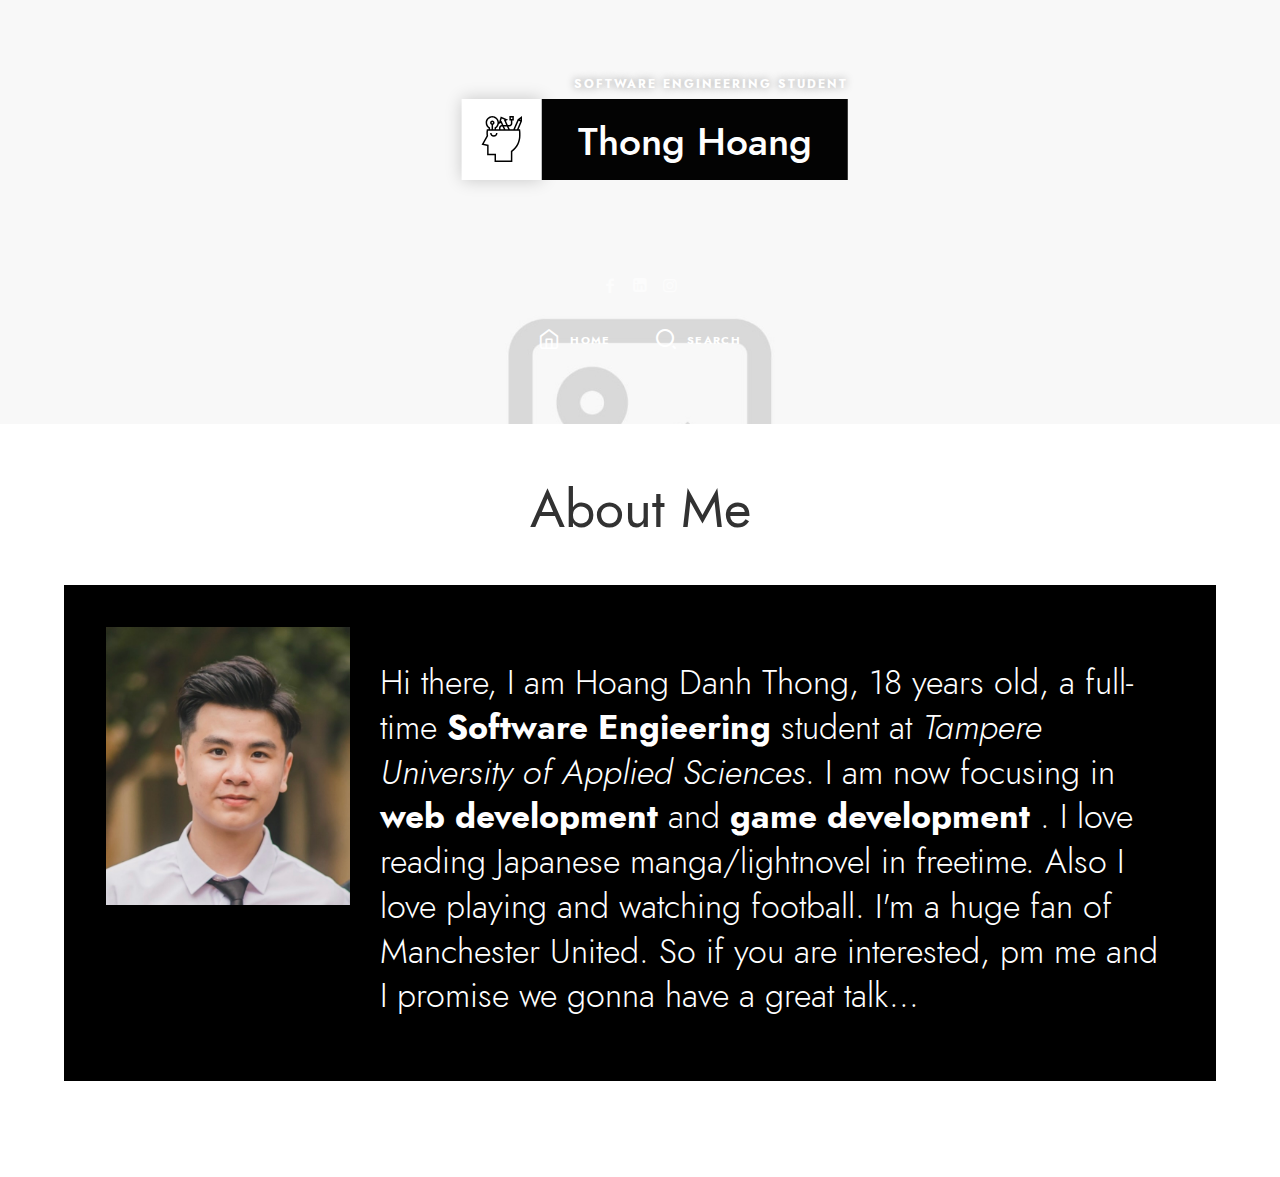
<file: about.html>
<!DOCTYPE html>
<html lang="en" class="no-js classic-page-layout " data-audio-tick="audio/tick.mp3" data-click-ripple-animation="yes">
<head>

    <meta charset="utf-8" />
    <meta name="viewport" content="width=device-width, initial-scale=1">
    <meta name="description" content="Thong's about website">
    <meta name="keywords" content="vcard, html5, portfolio">
    <meta name="author" content="Pixelwars">
    <meta name="theme-color" content="#1755cf" />

    <title>About me</title>

    <!-- FAV and TOUCH ICONS -->
    <link rel="shortcut icon" href="images/ico/favicon.ico">
    <link rel="apple-touch-icon" href="images/ico/apple-touch-icon.png">

    <!-- FONTS -->
    <link rel="stylesheet" href="css/fonts/jost/jost.css">
    <link href="https://fonts.googleapis.com/css?family=Anton" rel="stylesheet">


    <!-- STYLES -->
    <link rel="stylesheet" type="text/css" href="css/normalize.css">
    <link rel="stylesheet" type="text/css" href="css/bootstrap.css">
    <link rel="stylesheet" type="text/css" href="js/nprogress/nprogress.css">
    <link rel="stylesheet" type="text/css" href="js/jquery.magnific-popup/magnific-popup.css">
    <link rel="stylesheet" type="text/css" href="css/fonts/fontello/css/fontello.css">
    <link rel="stylesheet" type="text/css" href="css/main.css">
    <link rel="stylesheet" type="text/css" href="css/768.css">


    <!-- INITIAL SCRIPTS -->
<script src="js/jquery.js"></script>
</head>



<body>












    <!-- PAGE -->
<div id="page" class="hfeed site">

        <!-- .site-main -->
        <main id="main" class="site-main cd-main">





            <!-- HEADER -->
            <header id="masthead" class="header" role="banner">

                <!-- header-wrap -->
                <div class="header-wrap layout-full">

                    <img src="images/home/cover.jpg" alt="profile-image">

                    <div class="home-heading">
                        <div class="home-logo">

                            <p class="home-job-title">Software Engineering Student</p>


                            <!--<i class="home-logo-left "><span>Web</span></i>-->
                            <i class="home-logo-center">
                                <span class="home-icon">
                                    <img src="images/home/icon.svg" alt="icon" />
                                </span>
                                <span class="home-text-container">
                                    <p class="home-text-container-placeholder">Thong Hoang</p>
                                </span>
                                <span class="home-text">Thong Hoang</span>
                            </i>
                            <!--<i class="home-logo-right"><span>Developer</span></i>-->
                        </div>
                    </div>



                    <!-- HOME BG LOGO -->
                    <div class="home-bg-logo">
                        <img src="images/home/icon-bg2.svg" alt="icon" />
                    </div>
                    <div class="home-bg-logo">
                        <img src="images/home/icon-bg3.svg" alt="icon" />
                    </div>
                    <!-- HOME BG LOGO -->


                    <!-- header-social -->
                    <div class="header-bottom">

                        <a class="social-link facebook" href="https://www.facebook.com/thonghoang280803/"></a>
                        <a class="social-link linkedin" href="https://www.linkedin.com/in/thong-hoang-04b114214/"></a>
                        <a class="social-link instagram" href="https://www.instagram.com/thongzxje/"></a>

                    </div>
                    <!-- header-social -->

                    <!-- NAV MENU -->
                    <nav id="primary-navigation" class="site-navigation primary-navigation" role="navigation">
                        <div class="nav-menu menu-with-icons">
                            <ul>
<li><a class="home" href="index.html">Home</a></li>
                              <li><a class="search-toggle">Search</a></li>

                            </ul>
                        </div>
                    </nav>
                    <!-- NAV MENU -->



                    <!-- SEARCH -->
                    <div class="header-search">
                        <form role="search" method="get" class="search-form" action="#">
                            <label>
                                <span class="screen-reader-text">Search for:</span>
                                <input type="search" class="search-field" placeholder="Enter Keyword" value="" name="s">
                            </label>
                            <input type="submit" class="search-submit" value="Search">
                        </form>
                    </div>
                    <!-- SEARCH -->


                </div>
                <!-- header-wrap -->

            </header>
            <!-- HEADER -->






            <!-- site-middle -->
            <div class="site-middle">








                <div class="layout-medium">
                    <div id="primary" class="content-area">











                        <!-- site-content -->
                        <div id="content" class="site-content" role="main"> <!-- .page-single -->
                          <div class="page-single page-layout">
                            


                              <!-- .hentry -->
                              <article class="page hentry">

                                  <!-- .entry-header -->
                                  <header class="entry-header">
                                      <h1 class="entry-title">About Me</h1>
                                  </header>
                                  <!-- .entry-header -->


                                  <!-- .entry-content -->
                                  <div class="entry-content">

                                      <div class="boxed is-dark">
                                          <div class="row">

                                              <div class="col-sm-3">
                                                  <img src="images/site/aboutme.jpeg" alt="about image">
                                              </div>

                                              <div class="col-sm-9">

                                                  <h2 class="fw-300">Hi there, I am Hoang Danh Thong, 18 years old, a full-time  <strong>Software Engieering</strong> student at
                                                            <em><a href="https://www.tuni.fi/en/about-us/tamk">Tampere University of Applied Sciences</a></em>.
                                                        I am now focusing in <strong>web development</strong> and
                                                      <strong>game development
                                                          </strong>.
                                                        I love reading Japanese manga/lightnovel in freetime. Also I love playing and watching football. I'm a huge fan of Manchester United.
                                                        So if you are interested, pm me and I promise we gonna have a great talk...
                                                  </h2>

                                              </div>

                                          </div>
                                      </div>






                                  </div>
                                  <!-- .entry-content -->



                              </article>
                              <!-- .hentry -->

                          </div>
                          <!-- .page-single -->


                        </div>
                        <!-- site-content -->

                    </div>
                    <!-- primary -->





                </div>
                <!-- layout -->


            </div>
            <!-- site-middle -->




        </main>
        <!-- .site-main -->





        <!-- ALERT : used for contact form mail delivery alert -->
        <div class="site-alert animated"></div>




    </div>
    <!-- PAGE -->

    <a href="#" id="back-to-top" class="show">↑ <span>Scroll to top</span></a>




    <!-- SCRIPTS -->
    <script src="js/tween-max.js"></script>
    <script src="js/jquery-address.js"></script>
    <script src="js/nprogress/nprogress.js"></script>
    <script src="js/jquery-isotope.js"></script>
    <script src="js/imagesloaded.js"></script>
    <script src="js/jquery-fitvids.js"></script>
    <script src="js/jquery.magnific-popup/jquery-magnific-popup.js"></script>
    <script src="js/jquery-easing.js"></script>
    <script src="js/jquery-validate.js"></script>
    <script src="js/resize-sensor.js"></script>
    <script src="js/jquery-sticky-sidebar.js"></script>
    <script src="js/main.js"></script>


</body>
</html>
</file>
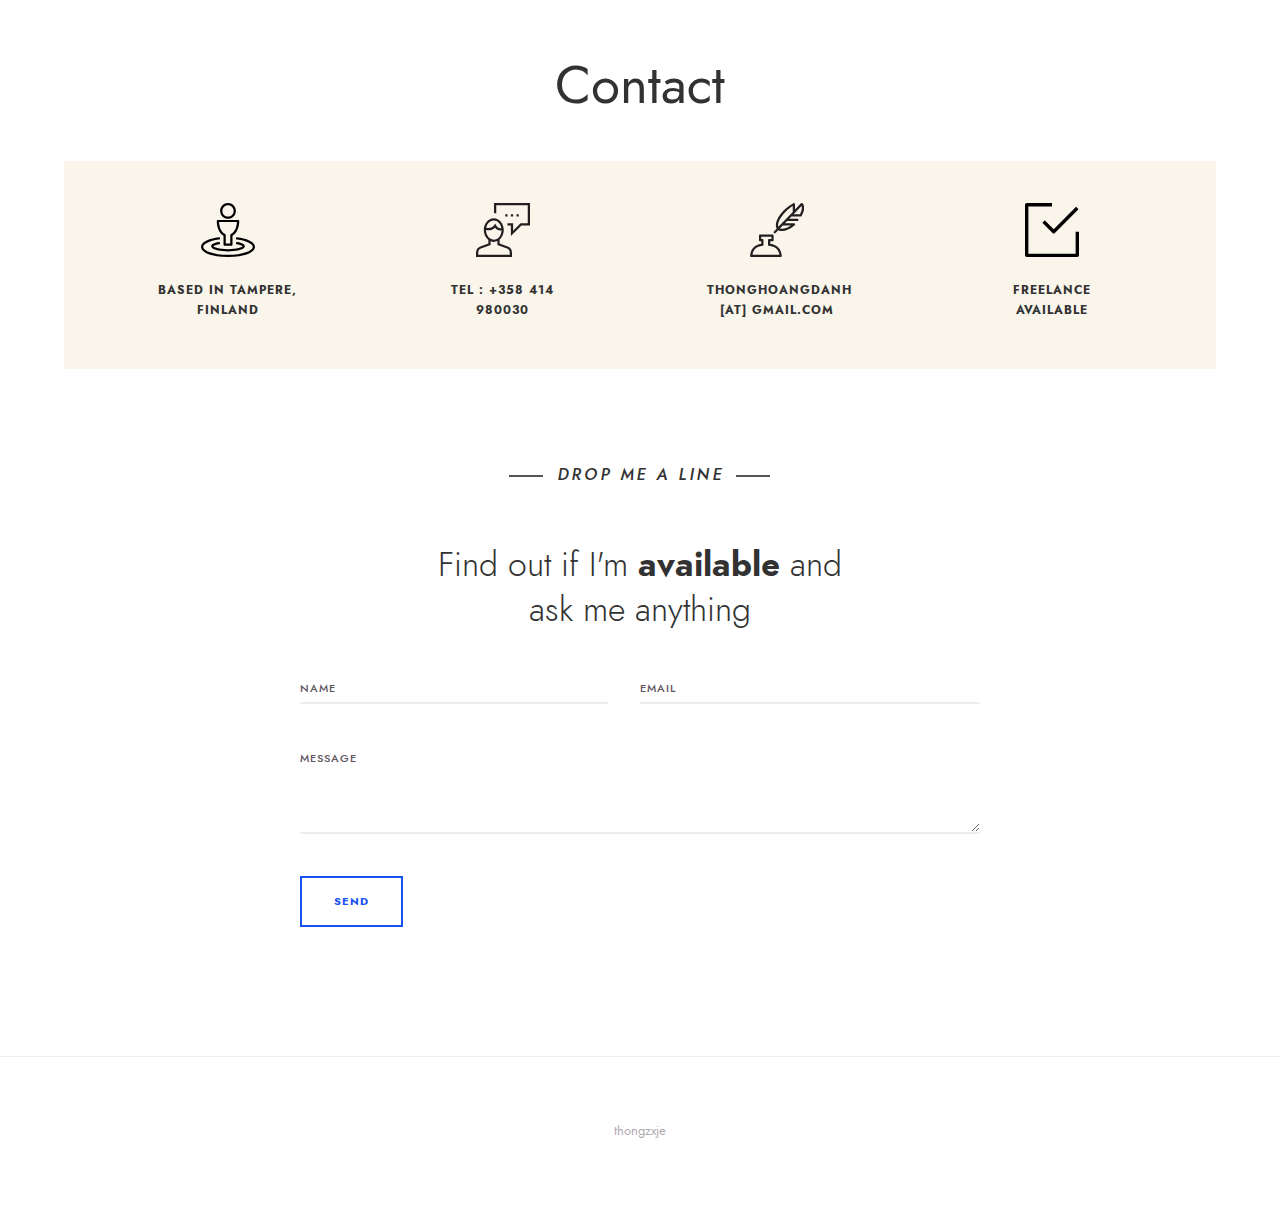
<file: contact.html>
<!DOCTYPE html>
<html lang="en" class="no-js classic-page-layout " data-audio-tick="audio/tick.mp3" data-click-ripple-animation="yes">

<head>

    <meta charset="utf-8" />
    <meta name="viewport" content="width=device-width, initial-scale=1">
    <meta name="description" content="Thong's contacts" />

    <meta name="theme-color" content="#1755cf" />

    <title>Contacts</title>

    <!-- FAV and TOUCH ICONS -->
    <link rel="shortcut icon" href="images/ico/favicon.ico">
    <link rel="apple-touch-icon" href="images/ico/apple-touch-icon.png">

    <!-- FONTS -->
    <link rel="stylesheet" href="css/fonts/jost/jost.css">
    <link href="https://fonts.googleapis.com/css?family=Anton" rel="stylesheet">


    <!-- STYLES -->
    <link rel="stylesheet" type="text/css" href="css/normalize.css">
    <link rel="stylesheet" type="text/css" href="css/bootstrap.css">
    <link rel="stylesheet" type="text/css" href="js/nprogress/nprogress.css">
    <link rel="stylesheet" type="text/css" href="js/jquery.magnific-popup/magnific-popup.css">
    <link rel="stylesheet" type="text/css" href="css/fonts/fontello/css/fontello.css">
    <link rel="stylesheet" type="text/css" href="css/main.css">
    <link rel="stylesheet" type="text/css" href="css/768.css">


    <!-- INITIAL SCRIPTS -->
    <script src="js/jquery.js"></script>
</head>



<body>












    <!-- PAGE -->
    <div id="page" class="hfeed site">

        <!-- .site-main -->
        <main id="main" class="site-main cd-main">







            <!-- site-middle -->
            <div class="site-middle">








                <div class="layout-medium">
                    <div id="primary" class="content-area">











                        <!-- site-content -->
                        <div id="content" class="site-content" role="main">
                            <!-- .page-single -->
                            <div class="page-single page-layout">


                                <!-- .hentry -->
                                <article class="page hentry">

                                    <!-- .entry-header -->
                                    <header class="entry-header">
                                        <h1 class="entry-title">Contact</h1>
                                    </header>
                                    <!-- .entry-header -->


                                    <!-- .entry-content -->
                                    <div class="entry-content">


                                        <!-- SOCIAL -->
                                        <!-- <p class="center">
                                            <a class="social-link facebook" href="#"></a>
                                            <a class="social-link twitter" href="#"></a>
                                            <a class="social-link linkedin" href="#"></a>
                                            <a class="social-link google-plus" href="#"></a>
                                            <a class="social-link pinterest" href="#"></a>
                                            <a class="social-link behance" href="#"></a>
                                            <a class="social-link dribbble" href="#"></a>
                                        </p> -->
                                        <!-- SOCIAL -->






                                        <!-- .boxed -->
                                        <div class="boxed">

                                            <!-- row -->
                                            <div class="row">

                                                <!-- column 3/12 -->
                                                <div class="col-xs-6 col-sm-3">

                                                    <!-- fun-fact -->
                                                    <div class="fun-fact">
                                                        <!--<i class="pe-7s-map-marker"></i>-->
                                                        <img src="images/site/icon-location.svg" alt="image" />
                                                        <!--<img src="images/site/icon-03.png" alt="image"/>-->
                                                        <h4>based in Tampere, Finland</h4>
                                                    </div>
                                                    <!-- fun-fact -->

                                                </div>
                                                <!-- column 3/12 -->

                                                <!-- column 3/12 -->
                                                <div class="col-xs-6 col-sm-3">

                                                    <!-- fun-fact -->
                                                    <div class="fun-fact">
                                                        <!--<i class="pe-7s-call"></i>-->
                                                        <img src="images/site/icon-phone.svg" alt="image" />
                                                        <h4>Tel : +358 414 980030</h4>
                                                    </div>
                                                    <!-- fun-fact -->

                                                </div>
                                                <!-- column 3/12 -->

                                                <!-- column 3/12 -->
                                                <div class="col-xs-6 col-sm-3">

                                                    <!-- fun-fact -->
                                                    <div class="fun-fact">
                                                        <!--<i class="pe-7s-mail"></i>-->
                                                        <img src="images/site/icon-mail.svg" alt="image" />
                                                        <h4>thonghoangdanh [at] gmail.com</h4>
                                                    </div>
                                                    <!-- fun-fact -->

                                                </div>
                                                <!-- column 3/12 -->

                                                <!-- column 3/12 -->
                                                <div class="col-xs-6 col-sm-3">

                                                    <!-- fun-fact -->
                                                    <div class="fun-fact">
                                                        <!--<i class="pe-7s-check"></i>-->
                                                        <img src="images/site/icon-check.svg" alt="image" />
                                                        <h4>Freelance Available</h4>
                                                    </div>
                                                    <!-- fun-fact -->

                                                </div>
                                                <!-- column 3/12 -->

                                            </div>
                                            <!-- row -->

                                        </div>
                                        <!-- .boxed -->




                                        <!-- section-title -->
                                        <div class="section-title center">
                                            <h2>
                                                <i>Drop Me A Line</i>
                                            </h2>
                                        </div>
                                        <!-- section-title -->

                                        <h2 class="center fw-300">Find out if I'm <strong>available</strong> and
                                            <br>
                                            ask me anything
                                        </h2>


                                        <!-- .contact-form -->
                                        <div class="contact-form">

                                            <form id="contact-form" class="validate-form" method="post"
                                                action="send-mail.php">

                                                <!-- enter mail subject here -->
                                                <input type="hidden" name="subject" id="subject"
                                                    value="You have a new message">

                                                <p>
                                                    <input placeholder="Name" type="text" name="name" id="name"
                                                        class="required">
                                                </p>

                                                <p>
                                                    <input placeholder="Email" type="text" name="email" id="email"
                                                        class="required email">
                                                </p>

                                                <p class="antispam">Leave this empty if you are a human :
                                                    <br /><input name="url" />
                                                </p>

                                                <p>
                                                    <textarea placeholder="Message" name="message" id="message"
                                                        class="required"></textarea>
                                                </p>

                                                <p>
                                                    <button class="submit button primary">Send</button>
                                                </p>

                                            </form>

                                        </div>
                                        <!-- .contact-form -->






                                    </div>
                                    <!-- .entry-content -->



                                </article>
                                <!-- .hentry -->


                            </div>
                            <!-- .page-single -->


                        </div>
                        <!-- site-content -->

                    </div>
                    <!-- primary -->





                </div>
                <!-- layout -->


            </div>
            <!-- site-middle -->



















            <!-- .site-footer -->
            <footer id="colophon" class="site-footer" role="contentinfo">

                <!-- .site-info -->
                <div class="site-info">
                    <div class="textwidget">
                        <p>thongzxje</p>
                    </div>
                </div>
                <!-- .site-info -->

            </footer>
            <!-- .site-footer -->




        </main>
        <!-- .site-main -->





        <!-- ALERT : used for contact form mail delivery alert -->
        <div class="site-alert animated"></div>




    </div>
    <!-- PAGE -->

    <a href="#" id="back-to-top" class="show">↑ <span>Scroll to top</span></a>




    <!-- SCRIPTS -->
    <script src="js/tween-max.js"></script>
    <script src="js/jquery-address.js"></script>
    <script src="js/nprogress/nprogress.js"></script>
    <script src="js/jquery-isotope.js"></script>
    <script src="js/imagesloaded.js"></script>
    <script src="js/jquery-fitvids.js"></script>
    <script src="js/jquery.magnific-popup/jquery-magnific-popup.js"></script>
    <script src="js/jquery-easing.js"></script>
    <script src="js/jquery-validate.js"></script>
    <script src="js/resize-sensor.js"></script>
    <script src="js/jquery-sticky-sidebar.js"></script>
    <script src="js/main.js"></script>


</body>

</html>
</file>
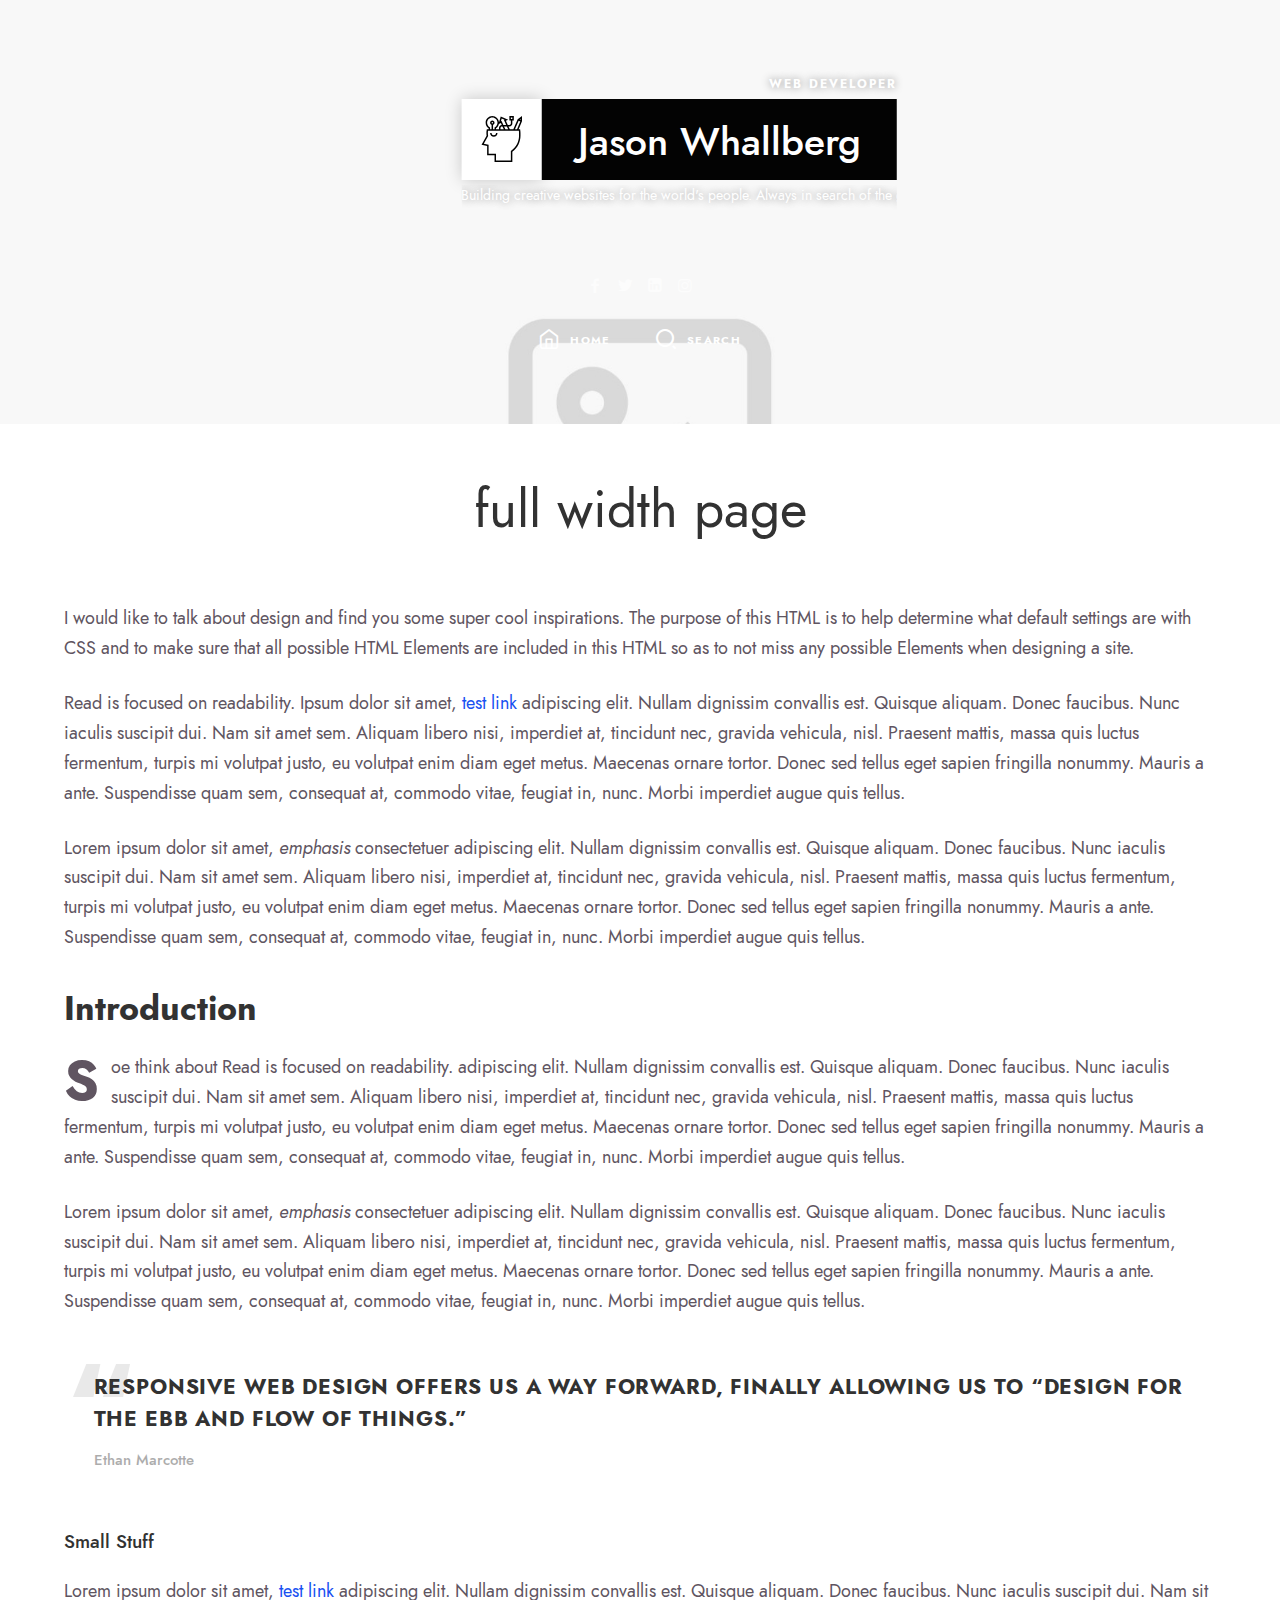
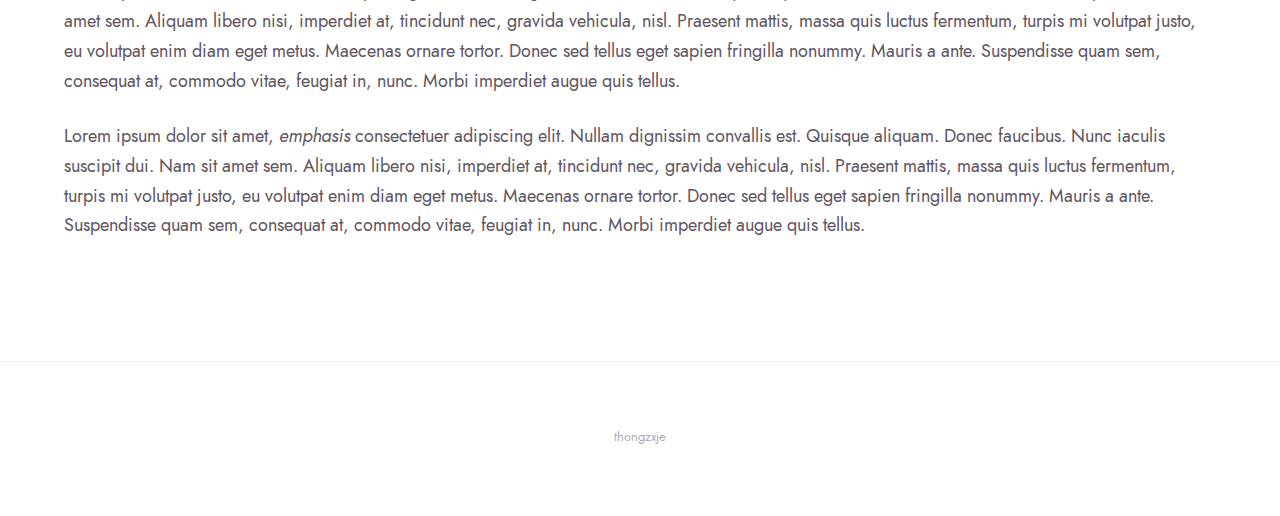
<file: page-full-width.html>
<!DOCTYPE html>
<html lang="en" class="no-js classic-page-layout " data-audio-tick="audio/tick.mp3" data-click-ripple-animation="yes">
<head>
    
		<meta charset="utf-8" />
        <meta name="viewport" content="width=device-width, initial-scale=1">
        <meta name="theme-color" content="#1755cf" />

        <title>Thong Hoang</title>

        <!-- FAV and TOUCH ICONS -->
        <link rel="shortcut icon" href="images/ico/favicon.ico">
        <link rel="apple-touch-icon" href="images/ico/apple-touch-icon.png">
		 
        <!-- FONTS -->
        <link rel="stylesheet" href="css/fonts/jost/jost.css">
    	<link href="https://fonts.googleapis.com/css?family=Anton" rel="stylesheet">
                         
       
        <!-- STYLES -->
        <link rel="stylesheet" type="text/css" href="css/normalize.css">
        <link rel="stylesheet" type="text/css" href="css/bootstrap.css">
        <link rel="stylesheet" type="text/css" href="js/nprogress/nprogress.css">
        <link rel="stylesheet" type="text/css" href="js/jquery.magnific-popup/magnific-popup.css">
        <link rel="stylesheet" type="text/css" href="css/fonts/fontello/css/fontello.css">
        <link rel="stylesheet" type="text/css" href="css/main.css">
        <link rel="stylesheet" type="text/css" href="css/768.css">

        
        <!-- INITIAL SCRIPTS -->
<script src="js/jquery.js"></script>
</head>
    
    
    
	<body>
    	
        
      	
        
        
        
        
        
        
        
          
        
        <!-- PAGE -->
	<div id="page" class="hfeed site">
            
            <!-- .site-main -->
		  	<main id="main" class="site-main cd-main">
          
          
			
            
            
                <!-- HEADER -->
                <header id="masthead" class="header" role="banner">
                    
                    <!-- header-wrap -->
                    <div class="header-wrap layout-full">
                        
                        <img src="images/home/cover.jpg" alt="profile-image">

                        <div class="home-heading">
                            <div class="home-logo">
                    
                                <p class="home-job-title">Web Developer</p>
                
                                <p class="home-marquee">
                                    Building creative websites for the world's people. Always in search
                                    of the great user experience.
                                    Building creative websites for the world's people. Always in search
                                    of the great user experience.
                                </p>
                
                                <!--<i class="home-logo-left "><span>Web</span></i>-->
                                <i class="home-logo-center">
                                    <span class="home-icon">
                                        <img src="images/home/icon.svg" alt="icon" />
                                    </span>
                                    <span class="home-text-container">
                                        <p class="home-text-container-placeholder">Jason Whallberg</p>
                                    </span>
                                    <span class="home-text">Jason Whallberg</span>
                                </i>
                                <!--<i class="home-logo-right"><span>Developer</span></i>-->
                            </div>
                        </div>
                        
                        

                        <!-- HOME BG LOGO -->
                        <div class="home-bg-logo">
                            <img src="images/home/icon-bg2.svg" alt="icon" />
                        </div>
                        <!-- HOME BG LOGO -->
                        
                        
                        <!-- header-social -->
                        <div class="header-bottom">
                        
                            <a class="social-link facebook" href="#"></a>
                            <a class="social-link twitter" href="#"></a>
                            <a class="social-link linkedin" href="#"></a>
                            <a class="social-link instagram" href="#"></a>

                        </div>
                        <!-- header-social -->
                        
                        <!-- NAV MENU -->
                        <nav id="primary-navigation" class="site-navigation primary-navigation" role="navigation">
                            <div class="nav-menu menu-with-icons">
                                <ul>
<li><a class="home" href="index.html">Home</a></li>
                                      <li><a class="search-toggle">Search</a></li>   
                                                 
                    </ul>
                            </div>
                        </nav>
                        <!-- NAV MENU -->
                        
                        
                        
                        <!-- SEARCH --> 
                        <div class="header-search">
                            <form role="search" method="get" class="search-form" action="#">
                                <label>
                                    <span class="screen-reader-text">Search for:</span>
                                    <input type="search" class="search-field" placeholder="Enter Keyword" value="" name="s">
                                </label>
                                <input type="submit" class="search-submit" value="Search">
                            </form>
                        </div>
                        <!-- SEARCH -->
                        
                        
                    </div>
                    <!-- header-wrap -->
                    
                </header>
                <!-- HEADER -->
            
            
            
            
                
                
                <!-- site-middle -->
                <div class="site-middle">
                
                
                
                     
                
                     
                    
                     
                    
                    
                    
                     
                    <div class="layout-full"> 
                        <div id="primary" class="content-area">
                     
                    
                     
                
                    
        
                    
                            <!-- site-content -->
                            <div id="content" class="site-content" role="main"> <!-- .page-single -->
                              <div class="page-single page-layout">
                                
                                
                                      <!-- .hentry -->
                                      <article class="page hentry">
                                            
                                          <!-- .entry-header -->
                                          <header class="entry-header">
                                               <h1 class="entry-title">full width page</h1>
                                          </header>
                                          <!-- .entry-header -->
                                            
                    
                                          <!-- .entry-content -->
                                          <div class="entry-content">
                                            
                                              <p>I would like to talk about design and find you some super cool inspirations. The purpose of this HTML is to help determine what default settings are with CSS and to make sure that all possible HTML Elements are included in this HTML so as to not miss any possible Elements when designing a site.</p>
                                                
                                              <p>Read is focused on readability. Ipsum dolor sit amet, <a href="#" title="test link">test link</a> adipiscing elit. Nullam dignissim convallis est. Quisque aliquam. Donec faucibus. Nunc iaculis suscipit dui. Nam sit amet sem. Aliquam libero nisi, imperdiet at, tincidunt nec, gravida vehicula, nisl. Praesent mattis, massa quis luctus fermentum, turpis mi volutpat justo, eu volutpat enim diam eget metus. Maecenas ornare tortor. Donec sed tellus eget sapien fringilla nonummy. Mauris a ante. Suspendisse quam sem, consequat at, commodo vitae, feugiat in, nunc. Morbi imperdiet augue quis tellus.</p>
                                                
                                              <p>Lorem ipsum dolor sit amet, <em>emphasis</em> consectetuer adipiscing elit. Nullam dignissim convallis est. Quisque aliquam. Donec faucibus. Nunc iaculis suscipit dui. Nam sit amet sem. Aliquam libero nisi, imperdiet at, tincidunt nec, gravida vehicula, nisl. Praesent mattis, massa quis luctus fermentum, turpis mi volutpat justo, eu volutpat enim diam eget metus. Maecenas ornare tortor. Donec sed tellus eget sapien fringilla nonummy. Mauris a ante. Suspendisse quam sem, consequat at, commodo vitae, feugiat in, nunc. Morbi imperdiet augue quis tellus.</p>
                                                
                                              <h2>Introduction</h2>
                                              <p class="drop-cap">Soe think about Read is focused on readability. adipiscing elit. Nullam dignissim convallis est. Quisque aliquam. Donec faucibus. Nunc iaculis suscipit dui. Nam sit amet sem. Aliquam libero nisi, imperdiet at, tincidunt nec, gravida vehicula, nisl. Praesent mattis, massa quis luctus fermentum, turpis mi volutpat justo, eu volutpat enim diam eget metus. Maecenas ornare tortor. Donec sed tellus eget sapien fringilla nonummy. Mauris a ante. Suspendisse quam sem, consequat at, commodo vitae, feugiat in, nunc. Morbi imperdiet augue quis tellus.</p>
                                                
                                              <p>Lorem ipsum dolor sit amet, <em>emphasis</em> consectetuer adipiscing elit. Nullam dignissim convallis est. Quisque aliquam. Donec faucibus. Nunc iaculis suscipit dui. Nam sit amet sem. Aliquam libero nisi, imperdiet at, tincidunt nec, gravida vehicula, nisl. Praesent mattis, massa quis luctus fermentum, turpis mi volutpat justo, eu volutpat enim diam eget metus. Maecenas ornare tortor. Donec sed tellus eget sapien fringilla nonummy. Mauris a ante. Suspendisse quam sem, consequat at, commodo vitae, feugiat in, nunc. Morbi imperdiet augue quis tellus.</p>
                                                
                                              <!-- blockquote -->
                                              <blockquote>Responsive web design offers us a way forward, finally allowing us to “design for the ebb and flow of things.”
                                                  <cite>Ethan Marcotte</cite>
                                              </blockquote>
                                              <!-- blockquote -->
                                                
                                              <h3>Small Stuff</h3>
                                              <p>Lorem ipsum dolor sit amet, <a href="#" title="test link">test link</a> adipiscing elit. Nullam dignissim convallis est. Quisque aliquam. Donec faucibus. Nunc iaculis suscipit dui. Nam sit amet sem. Aliquam libero nisi, imperdiet at, tincidunt nec, gravida vehicula, nisl. Praesent mattis, massa quis luctus fermentum, turpis mi volutpat justo, eu volutpat enim diam eget metus. Maecenas ornare tortor. Donec sed tellus eget sapien fringilla nonummy. Mauris a ante. Suspendisse quam sem, consequat at, commodo vitae, feugiat in, nunc. Morbi imperdiet augue quis tellus.</p>
                                              <p>Lorem ipsum dolor sit amet, <em>emphasis</em> consectetuer adipiscing elit. Nullam dignissim convallis est. Quisque aliquam. Donec faucibus. Nunc iaculis suscipit dui. Nam sit amet sem. Aliquam libero nisi, imperdiet at, tincidunt nec, gravida vehicula, nisl. Praesent mattis, massa quis luctus fermentum, turpis mi volutpat justo, eu volutpat enim diam eget metus. Maecenas ornare tortor. Donec sed tellus eget sapien fringilla nonummy. Mauris a ante. Suspendisse quam sem, consequat at, commodo vitae, feugiat in, nunc. Morbi imperdiet augue quis tellus.</p>
                                                
                                                
                                               
                                          </div>
                                          <!-- .entry-content -->
                                            
                                        
                                      </article>
                                      <!-- .hentry -->
                                    
                                    
                              </div>
                              <!-- .page-single --> 
                
                
                </div>
                            <!-- site-content -->
                    
                        </div>
                        <!-- primary -->    
                    
                    
                        
                    
                    
                    </div>
                    <!-- layout -->
                
                
                </div>
                <!-- site-middle -->
                        
                        
                        
                        
                        
                        
                        
                        
                        
                        
                        
                        
                        
                        
                        
                        
                        
                        
                        
                    <!-- .site-footer -->
                    <footer id="colophon" class="site-footer" role="contentinfo">
                        
                        <!-- .site-info --> 
                        <div class="site-info">
                            <div class="textwidget">
                                <p>thongzxje</p>
                            </div>
                        </div>
                        <!-- .site-info --> 
                        
                    </footer>
                    <!-- .site-footer --> 
    
                
                
                    
      </main>
                <!-- .site-main -->
                
                



                <!-- ALERT : used for contact form mail delivery alert -->
                <div class="site-alert animated"></div>
                
                
                
                
            </div>
            <!-- PAGE -->
        
        <a href="#" id="back-to-top" class="show">↑ <span>Scroll to top</span></a>
        
        
        
        
        <!-- SCRIPTS -->
        <script src="js/tween-max.js"></script>
        <script src="js/jquery-address.js"></script>
        <script src="js/nprogress/nprogress.js"></script>
        <script src="js/jquery-isotope.js"></script>
        <script src="js/imagesloaded.js"></script>
        <script src="js/jquery-fitvids.js"></script>
        <script src="js/jquery.magnific-popup/jquery-magnific-popup.js"></script>
        <script src="js/jquery-easing.js"></script>
        <script src="js/jquery-validate.js"></script>
        <script src="js/resize-sensor.js"></script>
        <script src="js/jquery-sticky-sidebar.js"></script>
        <script src="js/main.js"></script>
        
        
	</body>
</html>
</file>
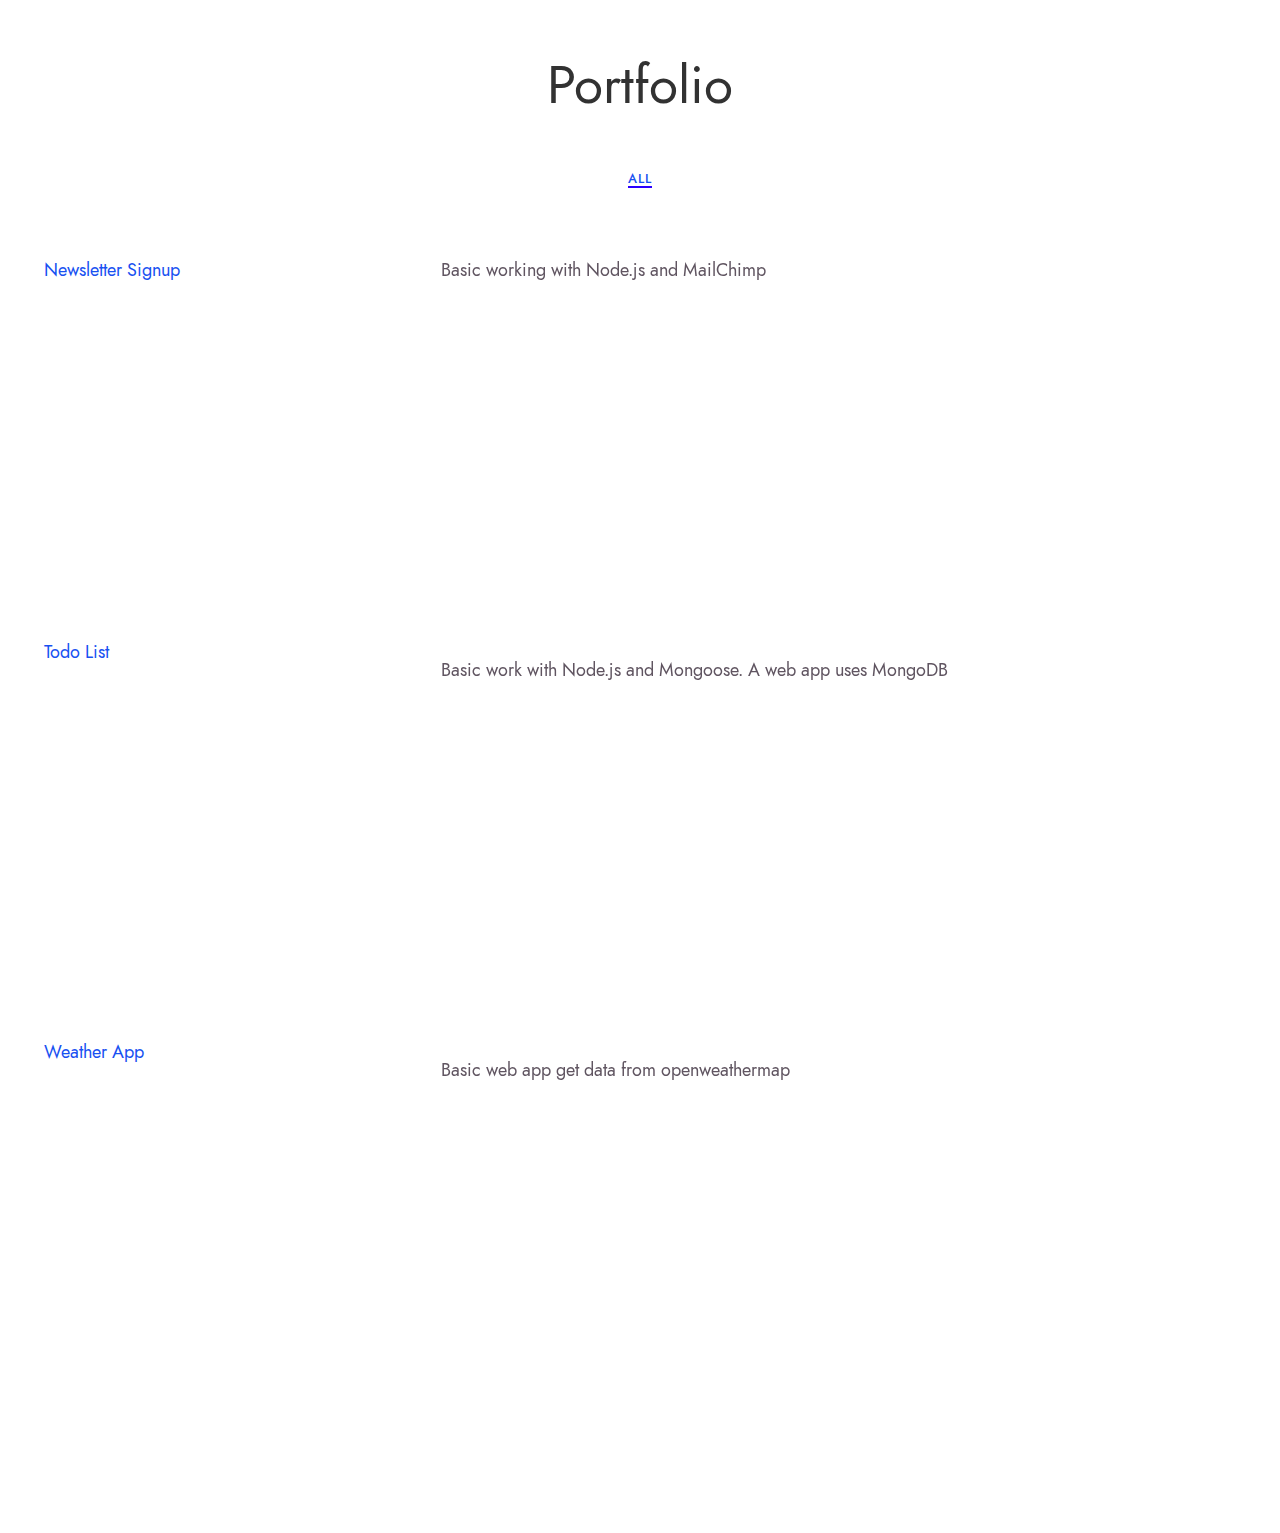
<file: portfolio.html>
<!DOCTYPE html>
<html lang="en" class="no-js classic-page-layout " data-audio-tick="audio/tick.mp3" data-click-ripple-animation="yes">

<head>

    <meta charset="utf-8" />
    <meta name="viewport" content="width=device-width, initial-scale=1">
    <meta name="description" content="portfolio">
    <meta name="theme-color" content="#1755cf" />

    <title>Portfolio</title>

    <!-- FAV and TOUCH ICONS -->
    <link rel="shortcut icon" href="images/ico/favicon.ico">
    <link rel="apple-touch-icon" href="images/ico/apple-touch-icon.png">

    <!-- FONTS -->
    <link rel="stylesheet" href="css/fonts/jost/jost.css">
    <link href="https://fonts.googleapis.com/css?family=Anton" rel="stylesheet">


    <!-- STYLES -->
    <link rel="stylesheet" type="text/css" href="css/normalize.css">
    <link rel="stylesheet" type="text/css" href="css/bootstrap.css">
    <link rel="stylesheet" type="text/css" href="js/nprogress/nprogress.css">
    <link rel="stylesheet" type="text/css" href="js/jquery.magnific-popup/magnific-popup.css">
    <link rel="stylesheet" type="text/css" href="css/fonts/fontello/css/fontello.css">
    <link rel="stylesheet" type="text/css" href="css/main.css">
    <link rel="stylesheet" type="text/css" href="css/768.css">


    <!-- INITIAL SCRIPTS -->
    <script src="js/jquery.js"></script>
</head>



<body>












    <!-- PAGE -->
    <div id="page" class="hfeed site">

        <!-- .site-main -->
        <main id="main" class="site-main cd-main">











            <!-- site-middle -->
            <div class="site-middle">








                <div class="layout-medium">
                    <div id="primary" class="content-area">











                        <!-- site-content -->
                        <div id="content" class="site-content" role="main">
                            <!-- .page-single -->
                            <div class="page-single page-layout">


                                <!-- .hentry -->
                                <article class="page hentry">

                                    <!-- .entry-header -->
                                    <header class="entry-header">
                                        <h1 class="entry-title">Portfolio</h1>
                                    </header>
                                    <!-- .entry-header -->


                                    <!-- .entry-content -->
                                    <div class="entry-content">




                                        <!--FILTERS-->
                                        <ul id="filters" class="filters">
                                            <li class="current">
                                                <a href="#" data-filter="*">all</a>
                                            </li>

                                        </ul>

                                        <!--FILTERS-->



                                        <!-- PORTFOLIO -->
                                        <div class="portfolio-items media-grid masonry" data-layout="masonry"
                                            data-item-width="360">
                                            <p><a href="" target="_blank">Newsletter Signup</a></p>
                                            <p>Basic working with Node.js and MailChimp</p>




                                        </div>

                                        <div class="portfolio-items media-grid masonry" data-layout="masonry"
                                            data-item-width="360">

                                            <a href="https://github.com/th0ng/ToDoList" target="_blank">Todo List</a>

                                            <p>Basic work with Node.js and Mongoose. A web app uses MongoDB</p>

                                            <!-- <img src="images/portfolio/todolist.png"> -->

                                        </div>

                                        <div class="portfolio-items media-grid masonry" data-layout="masonry"
                                            data-item-width="360">

                                            <a href="https://github.com/th0ng/Weather-App" target="_blank">Weather
                                                App</a>

                                            <p>Basic web app get data from openweathermap</p>

                                            <!-- <img src="images/portfolio/todolist.png"> -->

                                        </div>
                                        <!-- PORTFOLIO -->






                                    </div>
                                    <!-- .entry-content -->



                                </article>
                                <!-- .hentry -->


                            </div>
                            <!-- .page-single -->


                        </div>
                        <!-- site-content -->

                    </div>
                    <!-- primary -->





                </div>
                <!-- layout -->


            </div>
            <!-- site-middle -->
























        </main>
        <!-- .site-main -->





        <!-- ALERT : used for contact form mail delivery alert -->
        <div class="site-alert animated"></div>




    </div>
    <!-- PAGE -->

    <a href="#" id="back-to-top" class="show">↑ <span>Scroll to top</span></a>




    <!-- SCRIPTS -->
    <script src="js/tween-max.js"></script>
    <script src="js/jquery-address.js"></script>
    <script src="js/nprogress/nprogress.js"></script>
    <script src="js/jquery-isotope.js"></script>
    <script src="js/imagesloaded.js"></script>
    <script src="js/jquery-fitvids.js"></script>
    <script src="js/jquery.magnific-popup/jquery-magnific-popup.js"></script>
    <script src="js/jquery-easing.js"></script>
    <script src="js/jquery-validate.js"></script>
    <script src="js/resize-sensor.js"></script>
    <script src="js/jquery-sticky-sidebar.js"></script>
    <script src="js/main.js"></script>


</body>

</html>
</file>
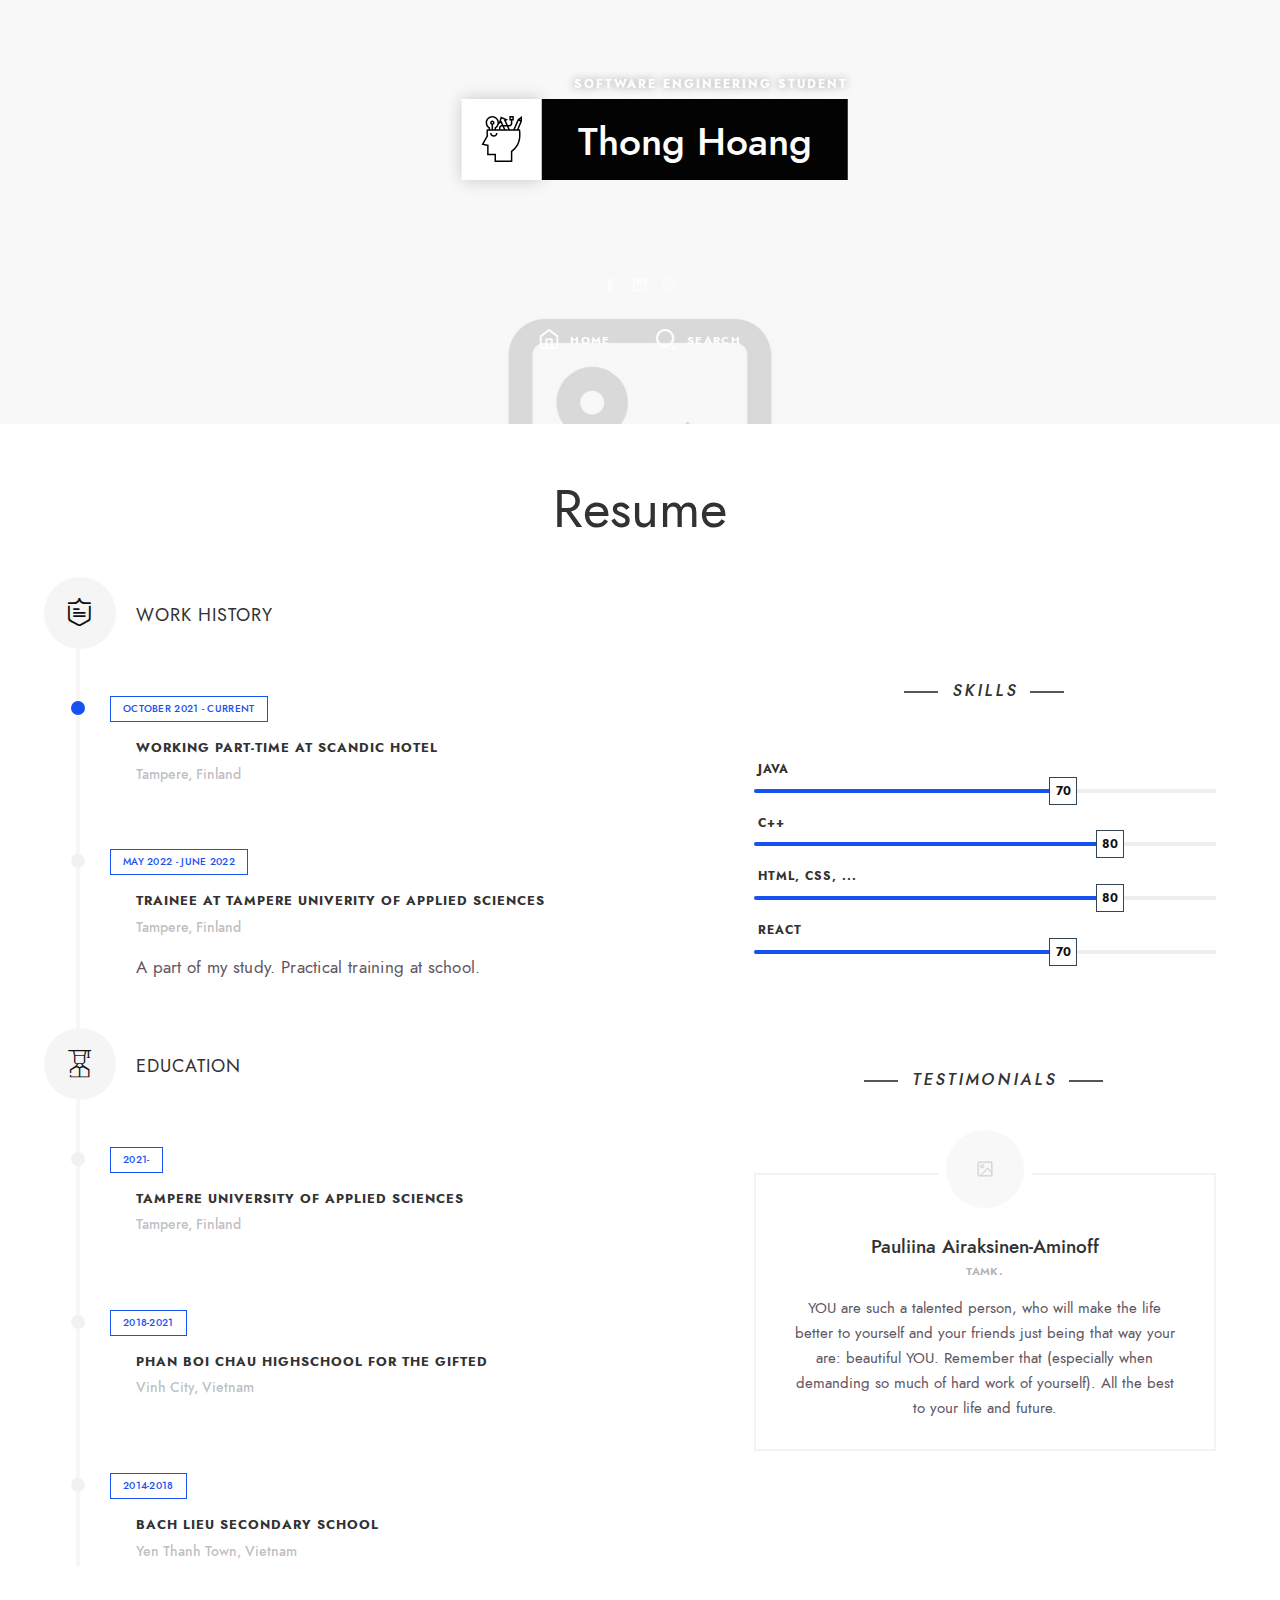
<file: resume.html>
<!DOCTYPE html>
<html lang="en" class="no-js classic-page-layout " data-audio-tick="audio/tick.mp3" data-click-ripple-animation="yes">

<head>

    <meta charset="utf-8">
    <meta name="viewport" content="width=device-width, initial-scale=1">
    <meta name="description" content="Thong's personal website">
    <meta name="theme-color" content="#1755cf" />

    <title>thongzxje</title>

    <!-- FAV and TOUCH ICONS -->
    <link rel="shortcut icon" href="images/ico/favicon.ico">
    <link rel="apple-touch-icon" href="images/ico/apple-touch-icon.png">

    <!-- FONTS -->
    <link rel="stylesheet" href="css/fonts/jost/jost.css">
    <link href="https://fonts.googleapis.com/css?family=Anton" rel="stylesheet">


    <!-- STYLES -->
    <link rel="stylesheet" type="text/css" href="css/normalize.css">
    <link rel="stylesheet" type="text/css" href="css/bootstrap.css">
    <link rel="stylesheet" type="text/css" href="js/nprogress/nprogress.css">
    <link rel="stylesheet" type="text/css" href="js/jquery.magnific-popup/magnific-popup.css">
    <link rel="stylesheet" type="text/css" href="css/fonts/fontello/css/fontello.css">
    <link rel="stylesheet" type="text/css" href="css/main.css">
    <link rel="stylesheet" type="text/css" href="css/768.css">


    <!-- INITIAL SCRIPTS -->
    <script src="js/jquery.js"></script>
</head>



<body>


    <!-- PAGE -->
    <div id="page" class="hfeed site">

        <!-- .site-main -->
        <main id="main" class="site-main cd-main">





            <!-- HEADER -->
            <header id="masthead" class="header" role="banner">

                <!-- header-wrap -->
                <div class="header-wrap layout-full">

                    <img src="images/home/cover.jpg" alt="profile-image">

                    <div class="home-heading">
                        <div class="home-logo">

                            <p class="home-job-title">Software Engineering Student</p>


                            <!--<i class="home-logo-left "><span>Web</span></i>-->
                            <i class="home-logo-center">
                                <span class="home-icon">
                                    <img src="images/home/icon.svg" alt="icon" />
                                </span>
                                <span class="home-text-container">
                                    <p class="home-text-container-placeholder">Thong Hoang</p>
                                </span>
                                <span class="home-text">Thong Hoang</span>
                            </i>
                            <!--<i class="home-logo-right"><span>Developer</span></i>-->
                        </div>
                    </div>



                    <!-- HOME BG LOGO -->
                    <div class="home-bg-logo">
                        <img src="images/home/icon-bg2.svg" alt="icon" />
                    </div>
                    <!-- HOME BG LOGO -->


                    <!-- header-social -->
                    <div class="header-bottom">

                        <a class="social-link facebook" href="https://www.facebook.com/thonghoang280803/"></a>
                        <a class="social-link linkedin" href="https://www.linkedin.com/in/thong-hoang-04b114214/"></a>
                        <a class="social-link instagram" href="https://www.instagram.com/thongzxje/"></a>

                    </div>
                    <!-- header-social -->

                    <!-- NAV MENU -->
                    <nav id="primary-navigation" class="site-navigation primary-navigation" role="navigation">
                        <div class="nav-menu menu-with-icons">
                            <ul>
                                <li><a class="home" href="index.html">Home</a></li>
                                <li><a class="search-toggle">Search</a></li>
                            </ul>
                        </div>
                    </nav>
                    <!-- NAV MENU -->



                    <!-- SEARCH -->
                    <div class="header-search">
                        <form role="search" method="get" class="search-form" action="#">
                            <label>
                                <span class="screen-reader-text">Search for:</span>
                                <input type="search" class="search-field" placeholder="Enter Keyword" value="" name="s">
                            </label>
                            <input type="submit" class="search-submit" value="Search">
                        </form>
                    </div>
                    <!-- SEARCH -->


                </div>
                <!-- header-wrap -->

            </header>
            <!-- HEADER -->






            <!-- site-middle -->
            <div class="site-middle">








                <div class="layout-medium">
                    <div id="primary" class="content-area">











                        <!-- site-content -->
                        <div id="content" class="site-content" role="main">
                            <!-- .page-single -->
                            <div class="page-single page-layout">



                                <!-- .hentry -->
                                <article class="page hentry">

                                    <!-- .entry-header -->
                                    <header class="entry-header">
                                        <h1 class="entry-title">Resume</h1>
                                    </header>
                                    <!-- .entry-header -->


                                    <!-- .entry-content -->
                                    <div class="entry-content">




                                        <!-- row -->
                                        <div class="row">


                                            <!-- col -->
                                            <div class="col-sm-6 col-lg-7">


                                                <div class="event">
                                                    <h2>WORK HISTORY</h2>
                                                    <p>
                                                        <i class="pw-icon-badge"></i>
                                                        <!--<img src="images/site/icon-03.png" alt="image"/>-->
                                                    </p>
                                                </div>

                                                <div class="event">
                                                    <h3>October 2021 - Current</h3>
                                                    <h4>Working part-time at Scandic Hotel</h4>
                                                    <h5>Tampere, Finland</h5>
                                                </div>
                                                <div class="event">
                                                    <h3>May 2022 - June 2022</h3>
                                                    <h4>Trainee at Tampere Univerity Of Applied Sciences</h4>
                                                    <h5>Tampere, Finland</h5>
                                                    <p>A part of my study. Practical training at school.</p>
                                                </div>

                                                <div class="event">
                                                    <h2>EDUCATION</h2>
                                                    <p>
                                                        <i class="pw-icon-education"></i>
                                                        <!--<img src="images/site/icon-03.png" alt="image"/>-->
                                                    </p>
                                                </div>

                                                <div class="event">
                                                    <h3>2021-</h3>
                                                    <h4>Tampere University of Applied Sciences</h4>
                                                    <h5>Tampere, Finland</h5>
                                                    <p></p>
                                                </div>


                                                <div class="event">
                                                    <h3>2018-2021</h3>
                                                    <h4>Phan Boi Chau Highschool for the gifted</h4>
                                                    <h5>Vinh City, Vietnam</h5>
                                                    <p></p>
                                                </div>

                                                <div class="event">
                                                    <h3>2014-2018</h3>
                                                    <h4>Bach Lieu Secondary School</h4>
                                                    <h5>Yen Thanh Town, Vietnam</h5>
                                                    <p></p>
                                                </div>


                                            </div>
                                            <!-- col -->




                                            <!-- col -->
                                            <div class="col-sm-6 col-lg-5">


                                                <!-- section-title -->
                                                <div class="section-title center">
                                                    <h2>
                                                        <i>Skills</i>
                                                    </h2>
                                                </div>
                                                <!-- section-title -->


                                                <!-- .skill-unit -->
                                                <div class="skill-unit">
                                                    <h4>Java</h4>
                                                    <div class="bar" data-percent="70">
                                                        <div class="progress"></div>
                                                    </div>
                                                </div>
                                                <!-- .skill-unit -->

                                                <!-- .skill-unit -->
                                                <div class="skill-unit">
                                                    <h4>C++</h4>
                                                    <div class="bar" data-percent="80">
                                                        <div class="progress"></div>
                                                    </div>
                                                </div>
                                                <!-- .skill-unit -->

                                                <!-- .skill-unit -->
                                                <div class="skill-unit">
                                                    <h4>HTML, CSS, ...</h4>
                                                    <div class="bar" data-percent="80">
                                                        <div class="progress"></div>
                                                    </div>
                                                </div>
                                                <!-- .skill-unit -->

                                                <!-- .skill-unit -->
                                                <div class="skill-unit">
                                                    <h4>React</h4>
                                                    <div class="bar" data-percent="70">
                                                        <div class="progress"></div>
                                                    </div>
                                                </div>
                                                <!-- .skill-unit -->




                                                <!-- section-title -->
                                                <div class="section-title center">
                                                    <h2>
                                                        <i>TESTIMONIALS</i>
                                                    </h2>
                                                </div>
                                                <!-- section-title -->


                                                <!-- Testimonial -->
                                                <div class="testo">
                                                    <img src="images/site/testo-01.jpg" alt="someone">
                                                    <h3>Pauliina Airaksinen-Aminoff</h3>
                                                    <h5>TAMK.</h5>
                                                    <p>YOU are such a talented person, who will make the life better to
                                                        yourself and your friends just being that way your are:
                                                        beautiful YOU.
                                                        Remember that (especially when demanding so much of hard work of
                                                        yourself). All the best to your life and future.</p>

                                                </div>
                                                <!-- Testimonial -->



                                            </div>
                                            <!-- col -->


                                        </div>
                                        <!-- row -->






                                    </div>
                                    <!-- .entry-content -->



                                </article>
                                <!-- .hentry -->


                            </div>
                            <!-- .page-single -->


                        </div>
                        <!-- site-content -->

                    </div>
                    <!-- primary -->





                </div>
                <!-- layout -->


            </div>
            <!-- site-middle -->






















        </main>
        <!-- .site-main -->





        <!-- ALERT : used for contact form mail delivery alert -->
        <div class="site-alert animated"></div>




    </div>
    <!-- PAGE -->

    <a href="#" id="back-to-top" class="show">↑ <span>Scroll to top</span></a>




    <!-- SCRIPTS -->
    <script src="js/tween-max.js"></script>
    <script src="js/jquery-address.js"></script>
    <script src="js/nprogress/nprogress.js"></script>
    <script src="js/jquery-isotope.js"></script>
    <script src="js/imagesloaded.js"></script>
    <script src="js/jquery-fitvids.js"></script>
    <script src="js/jquery.magnific-popup/jquery-magnific-popup.js"></script>
    <script src="js/jquery-easing.js"></script>
    <script src="js/jquery-validate.js"></script>
    <script src="js/resize-sensor.js"></script>
    <script src="js/jquery-sticky-sidebar.js"></script>
    <script src="js/main.js"></script>


</body>

</html>
</file>
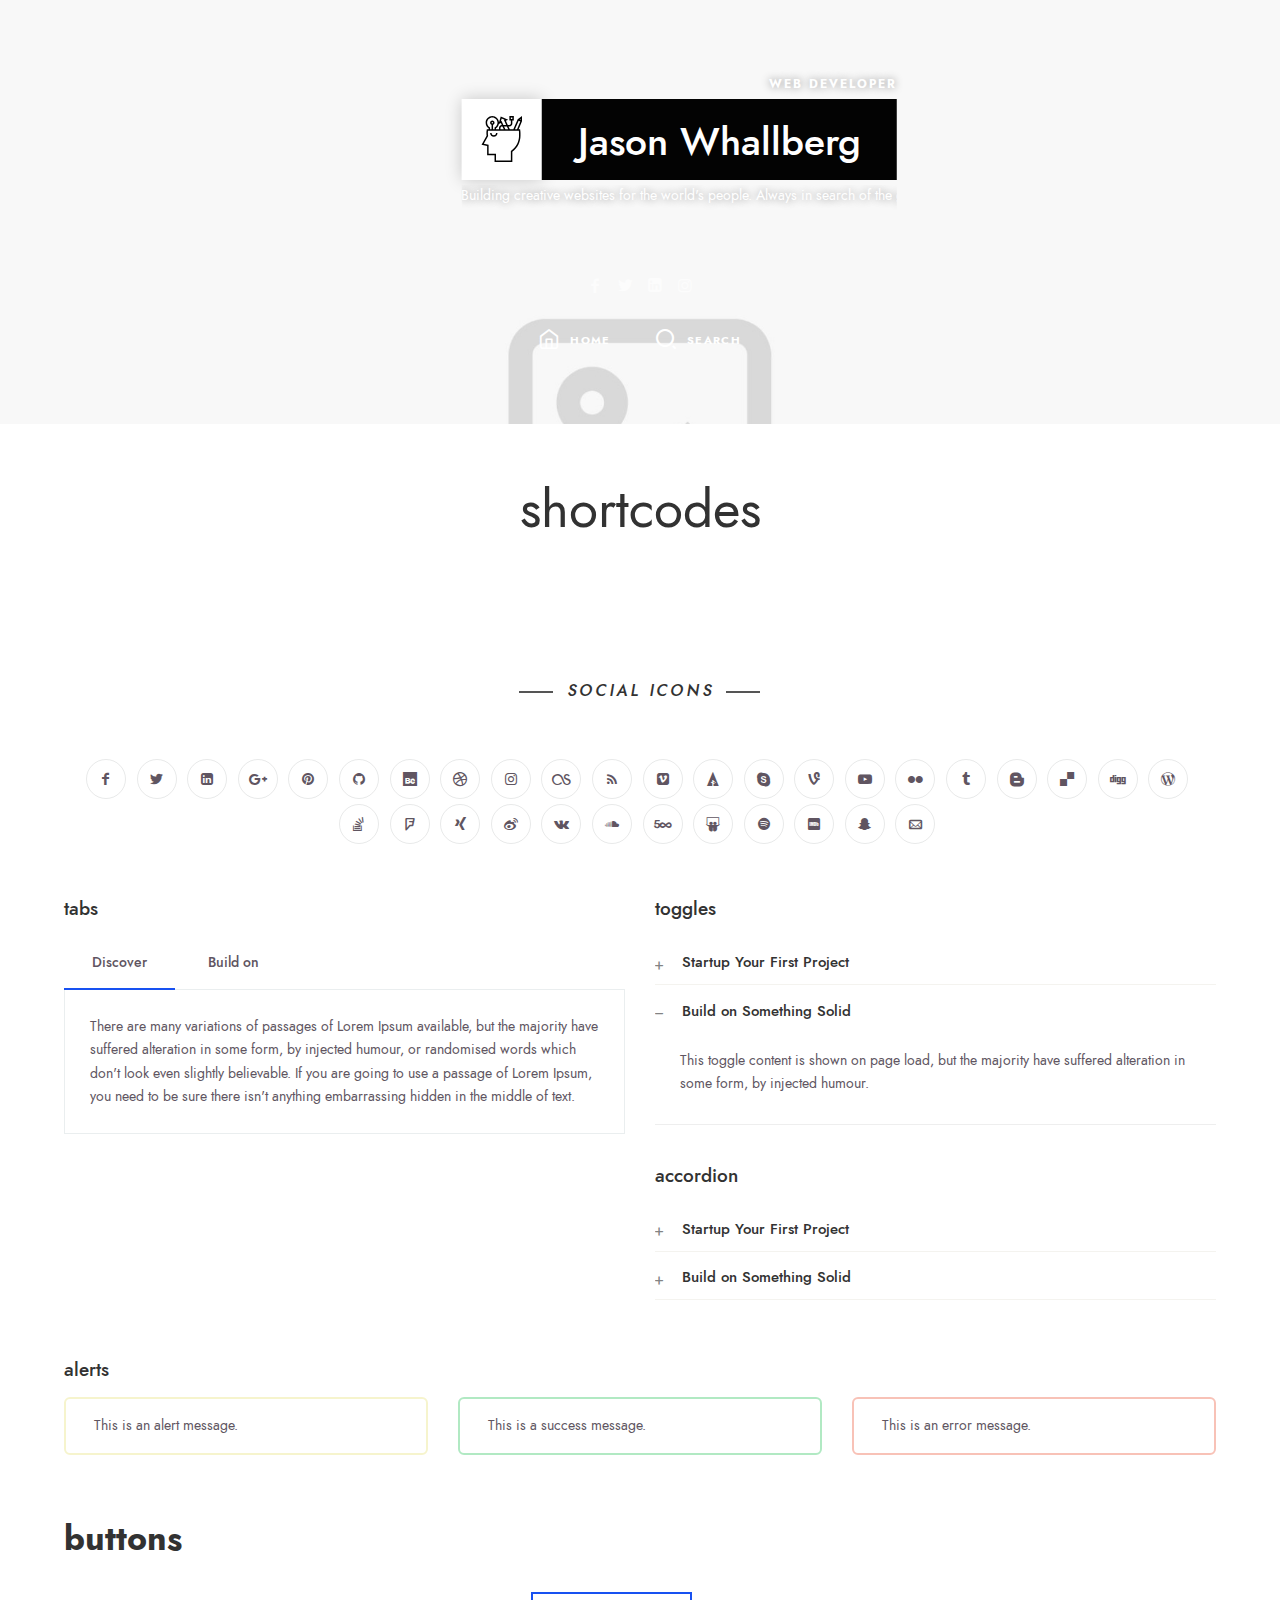
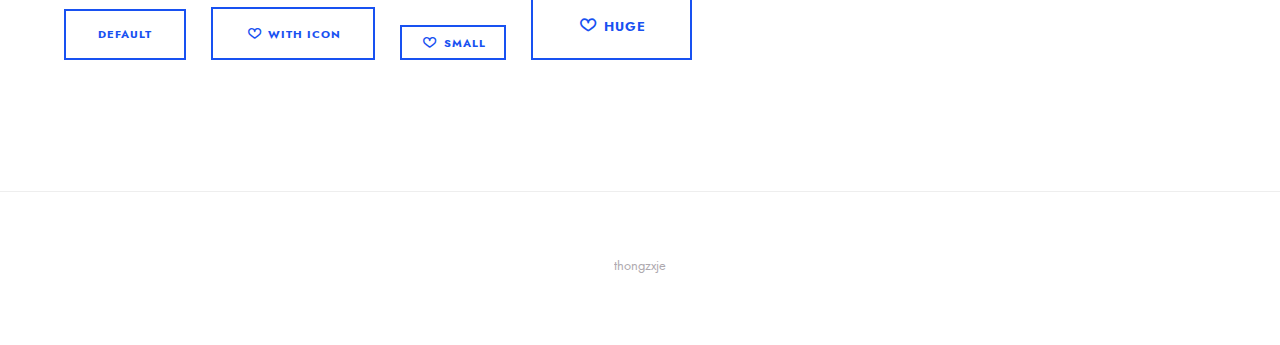
<file: shortcodes.html>
<!DOCTYPE html>
<html lang="en" class="no-js classic-page-layout " data-audio-tick="audio/tick.mp3" data-click-ripple-animation="yes">
<head>
    
		<meta charset="utf-8" />
        <meta name="viewport" content="width=device-width, initial-scale=1">
        <meta name="theme-color" content="#1755cf" />

        <title>Thong Hoang</title>

        <!-- FAV and TOUCH ICONS -->
        <link rel="shortcut icon" href="images/ico/favicon.ico">
        <link rel="apple-touch-icon" href="images/ico/apple-touch-icon.png">
		 
        <!-- FONTS -->
        <link rel="stylesheet" href="css/fonts/jost/jost.css">
    	<link href="https://fonts.googleapis.com/css?family=Anton" rel="stylesheet">
                         
       
        <!-- STYLES -->
        <link rel="stylesheet" type="text/css" href="css/normalize.css">
        <link rel="stylesheet" type="text/css" href="css/bootstrap.css">
        <link rel="stylesheet" type="text/css" href="js/nprogress/nprogress.css">
        <link rel="stylesheet" type="text/css" href="js/jquery.magnific-popup/magnific-popup.css">
        <link rel="stylesheet" type="text/css" href="css/fonts/fontello/css/fontello.css">
        <link rel="stylesheet" type="text/css" href="css/main.css">
        <link rel="stylesheet" type="text/css" href="css/768.css">

        
        <!-- INITIAL SCRIPTS -->
<script src="js/jquery.js"></script>
</head>
    
    
    
	<body>
    	
        
      	
        
        
        
        
        
        
        
          
        
        <!-- PAGE -->
	<div id="page" class="hfeed site">
            
            <!-- .site-main -->
		  	<main id="main" class="site-main cd-main">
          
          
			
            
            
                <!-- HEADER -->
                <header id="masthead" class="header" role="banner">
                    
                    <!-- header-wrap -->
                    <div class="header-wrap layout-full">
                        
                        <img src="images/home/cover.jpg" alt="profile-image">

                        <div class="home-heading">
                            <div class="home-logo">
                    
                                <p class="home-job-title">Web Developer</p>
                
                                <p class="home-marquee">
                                    Building creative websites for the world's people. Always in search
                                    of the great user experience.
                                    Building creative websites for the world's people. Always in search
                                    of the great user experience.
                                </p>
                
                                <!--<i class="home-logo-left "><span>Web</span></i>-->
                                <i class="home-logo-center">
                                    <span class="home-icon">
                                        <img src="images/home/icon.svg" alt="icon" />
                                    </span>
                                    <span class="home-text-container">
                                        <p class="home-text-container-placeholder">Jason Whallberg</p>
                                    </span>
                                    <span class="home-text">Jason Whallberg</span>
                                </i>
                                <!--<i class="home-logo-right"><span>Developer</span></i>-->
                            </div>
                        </div>
                        
                        

                        <!-- HOME BG LOGO -->
                        <div class="home-bg-logo">
                            <img src="images/home/icon-bg2.svg" alt="icon" />
                        </div>
                        <!-- HOME BG LOGO -->
                        
                        
                        <!-- header-social -->
                        <div class="header-bottom">
                        
                            <a class="social-link facebook" href="#"></a>
                            <a class="social-link twitter" href="#"></a>
                            <a class="social-link linkedin" href="#"></a>
                            <a class="social-link instagram" href="#"></a>

                        </div>
                        <!-- header-social -->
                        
                        <!-- NAV MENU -->
                        <nav id="primary-navigation" class="site-navigation primary-navigation" role="navigation">
                            <div class="nav-menu menu-with-icons">
                                <ul>
<li><a class="home" href="index.html">Home</a></li>
                                <li><a class="search-toggle">Search</a></li> 
                    
                    			</ul>
                            </div>
                        </nav>
                        <!-- NAV MENU -->
                        
                        
                        
                        <!-- SEARCH --> 
                        <div class="header-search">
                            <form role="search" method="get" class="search-form" action="#">
                                <label>
                                    <span class="screen-reader-text">Search for:</span>
                                    <input type="search" class="search-field" placeholder="Enter Keyword" value="" name="s">
                                </label>
                                <input type="submit" class="search-submit" value="Search">
                            </form>
                        </div>
                        <!-- SEARCH -->
                        
                        
                    </div>
                    <!-- header-wrap -->
                    
                </header>
                <!-- HEADER -->
            
            
            
            
                
                
                <!-- site-middle -->
                <div class="site-middle">
                
                
                
                     
                
                     
                    
                     
                    <div class="layout-medium"> 
                        <div id="primary" class="content-area">
                     
                    
                    
                    
                     
                    
                     
                
                    
        
                    
                            <!-- site-content -->
                            <div id="content" class="site-content" role="main"> <!-- .page-single -->
                              <div class="page-single page-layout">
                                
                                
                                    
                                      <!-- .hentry -->
                                      <article class="hentry">
                                            
                                          <!-- .entry-header -->
                                          <header class="entry-header">
                                               <h1 class="entry-title">shortcodes</h1>
                                          </header>
                                          <!-- .entry-header -->
                                            
                    
                    
                                          <!-- .entry-content -->
                                          <div class="entry-content">
                    
                    
                                              <!-- section-title -->
                                              <div class="section-title center">    
                                                  <h2>
                                                      <i>Social Icons</i>
                                                  </h2>
                                              </div>
                                              <!-- section-title -->
                            
                                              <!-- SOCIAL -->
                                              <p class="center">
                                                  <a class="social-link facebook" href="#"></a>
                                                  <a class="social-link twitter" href="#"></a>
                                                  <a class="social-link linkedin" href="#"></a>
                                                  <a class="social-link google-plus" href="#"></a>
                                                  <a class="social-link pinterest" href="#"></a>
                                                  <a class="social-link github" href="#"></a>
                                                  <a class="social-link behance" href="#"></a>
                                                  <a class="social-link dribbble" href="#"></a>
                                                  <a class="social-link instagram" href="#"></a>
                                                  <a class="social-link lastfm" href="#"></a>
                                                  <a class="social-link rss" href="#"></a>
                                                  <a class="social-link vimeo" href="#"></a>
                                                  <a class="social-link forrst" href="#"></a>
                                                  <a class="social-link skype" href="#"></a>
                                                  <a class="social-link vine" href="#"></a>
                                                  <a class="social-link youtube" href="#"></a>
                                                  <a class="social-link flickr" href="#"></a>
                                                  <a class="social-link tumblr" href="#"></a>
                                                  <a class="social-link blogger" href="#"></a>
                                                  <a class="social-link delicious" href="#"></a>
                                                  <a class="social-link digg" href="#"></a>
                                                  <a class="social-link wordpress" href="#"></a>
                                                  <a class="social-link stack-overflow" href="#"></a>
                                                  <a class="social-link foursquare" href="#"></a>
                                                  <a class="social-link xing" href="#"></a>
                                                  <a class="social-link weibo" href="#"></a>
                                                  <a class="social-link vkontakte" href="#"></a>
                                                  <a class="social-link soundcloud" href="#"></a>
                                                  <a class="social-link fivehundredpx" href="#"></a>
                                                  <a class="social-link slideshare" href="#"></a>
                                                  <a class="social-link spotify" href="#"></a>
                                                  <a class="social-link imdb" href="#"></a>
                                                  <a class="social-link snapchat" href="#"></a>
                                                  <a class="social-link email" href="mailto:someone@example.com"></a>
                                              </p>
                                                <!-- SOCIAL -->
                                            
                                                
                                            
                                              <!-- .row -->
                                              <div class="row">
                                            
                                            
                                                  <!-- col 6/12 -->
                                                  <div class="col-md-6">
                                                        
                                                      <h3>tabs</h3>
                                                        
                                                      <!-- .tabs -->
                                                      <div class="tabs">
                                                            
                                                          <!-- .tab-titles -->
                                                          <ul class="tab-titles">
                                                              <li><a class="active">Discover</a></li>
                                                              <li><a>Build on</a></li>
                                                          </ul>
                                                          <!-- .tab-titles -->
                                                            
                                                          <!-- .tab-content -->
                                                          <div class="tab-content">
                                                                
                                                              <!-- tab-1 -->
                                                              <div>There are many variations of passages of Lorem Ipsum available, but the majority have suffered alteration in some form, by injected humour, or randomised words which don't look even slightly believable. If you are going to use a passage of Lorem Ipsum, you need to be sure there isn't anything embarrassing hidden in the middle of text. 
                                                              </div>
                                                              <!-- tab-1 -->
                                                                
                                                              <!-- tab-2 -->
                                                              <div>It uses a dictionary of over 200 Latin words, combined with a handful of model sentence structures, to generate Lorem Ipsum which looks reasonable. There are many variations of passages of Lorem Ipsum available, but the majority have suffered alteration in some form, by injected humour, or randomised words which don't look even slightly believable. If you are going to use a passage of Lorem Ipsum, you need to be sure there isn't anything embarrassing hidden in the middle of text.
                                                              </div>
                                                              <!-- tab-2 -->
                                                                
                                                          </div>
                                                          <!-- .tab-content -->
                                                      </div>
                                                      <!-- .tabs -->
                                                        
                                                        
                                                  </div>
                                                  <!-- col 6/12 -->
                                                    
                                                    
                                                    
                                                 <!-- col 6/12 -->
                                                  <div class="col-md-6">
                                                      <h3>toggles</h3>
                                                        
                                                      <!-- .toggle-group -->
                                                      <div class="toggle-group">
                                                            
                                                          <!-- .toggle -->
                                                         <div class="toggle">
                                                              <h4>Startup Your First Project</h4>
                                                              <div class="toggle-content">There are many variations of passages of Lorem Ipsum available, but the majority have suffered alteration in some form, by injected humour, or randomised words which don't look even slightly believable.</div>
                                                         </div>
                                                         <!-- .toggle -->
                                                           
                                                         <!-- .toggle -->
                                                         <div class="toggle">
                                                              <h4 class="active">Build on Something Solid</h4>
                                                              <div class="toggle-content">This toggle content is shown on page load, but the majority have suffered alteration in some form, by injected humour.</div>
                                                         </div>
                                                         <!-- .toggle -->
                                                           
                                                      </div>
                                                      <!-- .toggle-group -->
                                                        
                                                        
                                                      <h3>accordion</h3>
                                                        
                                                      <!-- .accordion -->
                                                      <div class="toggle-group accordion">
                                                            
                                                          <!-- .toggle -->
                                                         <div class="toggle">
                                                              <h4>Startup Your First Project</h4>
                                                              <div class="toggle-content">There are many variations of passages of Lorem Ipsum available, but the majority have suffered alteration in some form, by injected humour, or randomised words which don't look even slightly believable.</div>
                                                         </div>
                                                         <!-- .toggle -->
                                                           
                                                         <!-- .toggle -->
                                                         <div class="toggle">
                                                              <h4>Build on Something Solid</h4>
                                                              <div class="toggle-content">There are many variations of passages of Lorem Ipsum available, but the majority have suffered alteration in some form, by injected humour, or randomised words which don't look even slightly believable.</div>
                                                         </div>
                                                         <!-- .toggle -->
                                                           
                                                      </div>
                                                      <!-- .accordion -->
                                                        
                                                        
                                                  </div>
                                                  <!-- col 6/12 -->
                                                    
                                                    
                                                    
                                              </div>
                                              <!-- .row -->
                                            
                                            
                                            
                                                    
                                              <h3>alerts</h3>
                                                   
                                              <!-- .row -->    
                                              <div class="row">
                                                    
                                                 <!-- col 6/12 -->
                                                  <div class="col-sm-4">
                                                        
                                                      <!-- .alert -->
                                                      <div class="alert">
                                                          This is an alert message.
                                                      </div>
                                                      <!-- .alert -->
                                                                                                
                                                  </div>
                                                  <!-- col 6/12 -->
                                                    
                                                  <!-- col 6/12 -->
                                                  <div class="col-sm-4">
                
                                                      <!-- .alert success -->
                                                      <div class="alert success">
                                                          This is a success message.
                                                      </div>
                                                      <!-- .alert success -->
                
                                                  </div>
                                                  <!-- col 6/12 -->
                                                    
                                                  <!-- col 6/12 -->
                                                  <div class="col-sm-4">
                                                        
                                                      <!-- .alert error -->
                                                      <div class="alert error">
                                                          This is an error message.
                                                      </div>
                                                      <!-- .alert error -->
                                                        
                                                  </div>
                                                  <!-- col 6/12 -->
                                                    
                                              </div>
                                              <!-- .row -->
                                            
                                            
                                                
            
                                              <h2>buttons</h2>
                                                
                                              <p>
                                                  <!--<input type="submit" value="Button">
                                                    <input type="button" value="Button">
                                                    <button type="submit">Button</button>-->
                                                  <a class="button" href="#">Default</a>
                                                  <a class="button" href="#"><i class="pw-icon-heart"></i>With Icon</a>
                                                  <a class="button small" href="#"><i class="pw-icon-heart"></i>Small</a>
                                                  <a class="button huge" href="#"><i class="pw-icon-heart"></i>Huge</a>
                                              </p>

                                                
                                                
                                                
                                                
                                                
                                               
                                          </div>
                                          <!-- .entry-content -->
                                            
                                        
                                      </article>
                                      <!-- .hentry -->
                                    
                                    
                              </div>
                              <!-- .page-single --> 
                    
                    
                </div>
                            <!-- site-content -->
                    
                        </div>
                        <!-- primary -->    
                    
                    
                        
                    
                    
                    </div>
                    <!-- layout -->
                
                
                </div>
                <!-- site-middle -->
                        
                        
                        
                        
                        
                        
                        
                        
                        
                        
                        
                        
                        
                        
                        
                        
                        
                        
                        
                    <!-- .site-footer -->
                    <footer id="colophon" class="site-footer" role="contentinfo">
                        
                        <!-- .site-info --> 
                        <div class="site-info">
                            <div class="textwidget">
                                <p>thongzxje</p>
                            </div>
                        </div>
                        <!-- .site-info --> 
                        
                    </footer>
                    <!-- .site-footer --> 
    
                
                
                    
      </main>
                <!-- .site-main -->
                
                



                <!-- ALERT : used for contact form mail delivery alert -->
                <div class="site-alert animated"></div>
                
                
                
                
            </div>
            <!-- PAGE -->
        
        <a href="#" id="back-to-top" class="show">↑ <span>Scroll to top</span></a>
        
        
        
        
        <!-- SCRIPTS -->
        <script src="js/tween-max.js"></script>
        <script src="js/jquery-address.js"></script>
        <script src="js/nprogress/nprogress.js"></script>
        <script src="js/jquery-isotope.js"></script>
        <script src="js/imagesloaded.js"></script>
        <script src="js/jquery-fitvids.js"></script>
        <script src="js/jquery.magnific-popup/jquery-magnific-popup.js"></script>
        <script src="js/jquery-easing.js"></script>
        <script src="js/jquery-validate.js"></script>
        <script src="js/resize-sensor.js"></script>
        <script src="js/jquery-sticky-sidebar.js"></script>
        <script src="js/main.js"></script>
        
        
	</body>
</html>
</file>
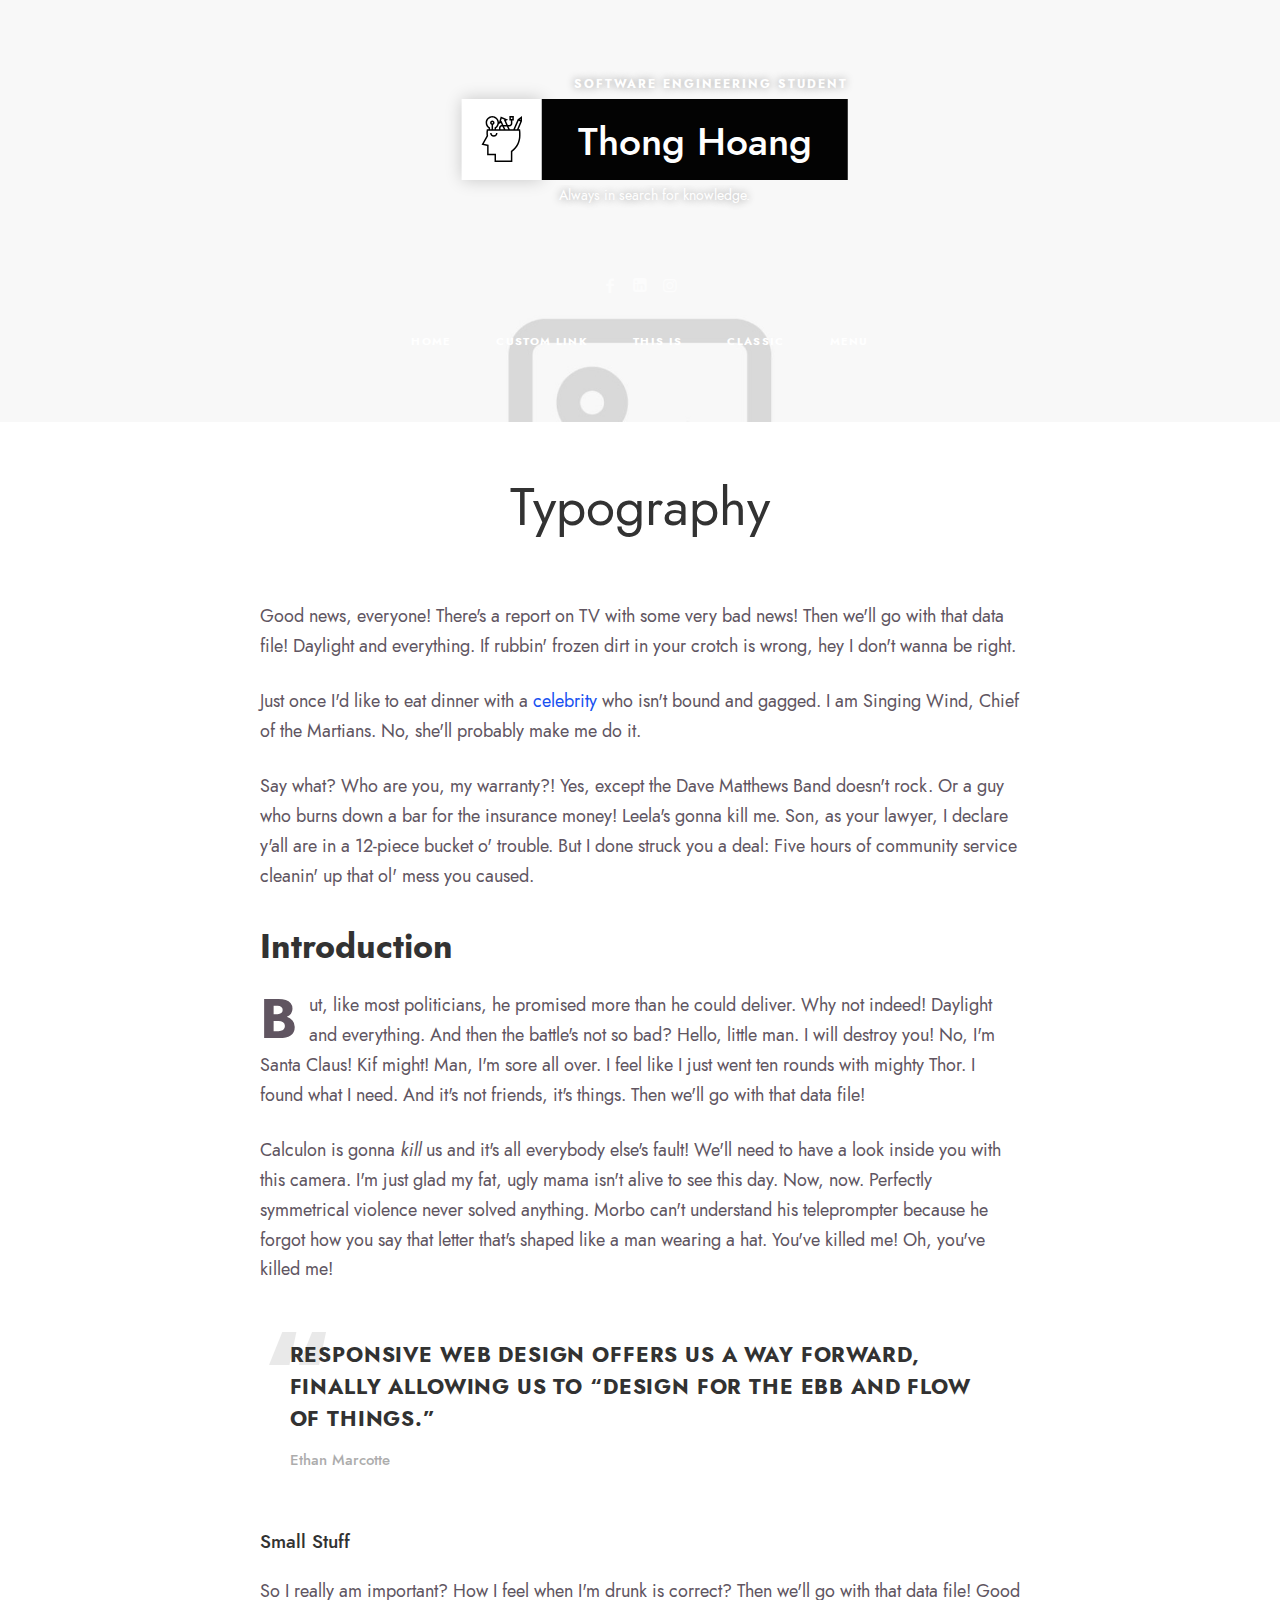
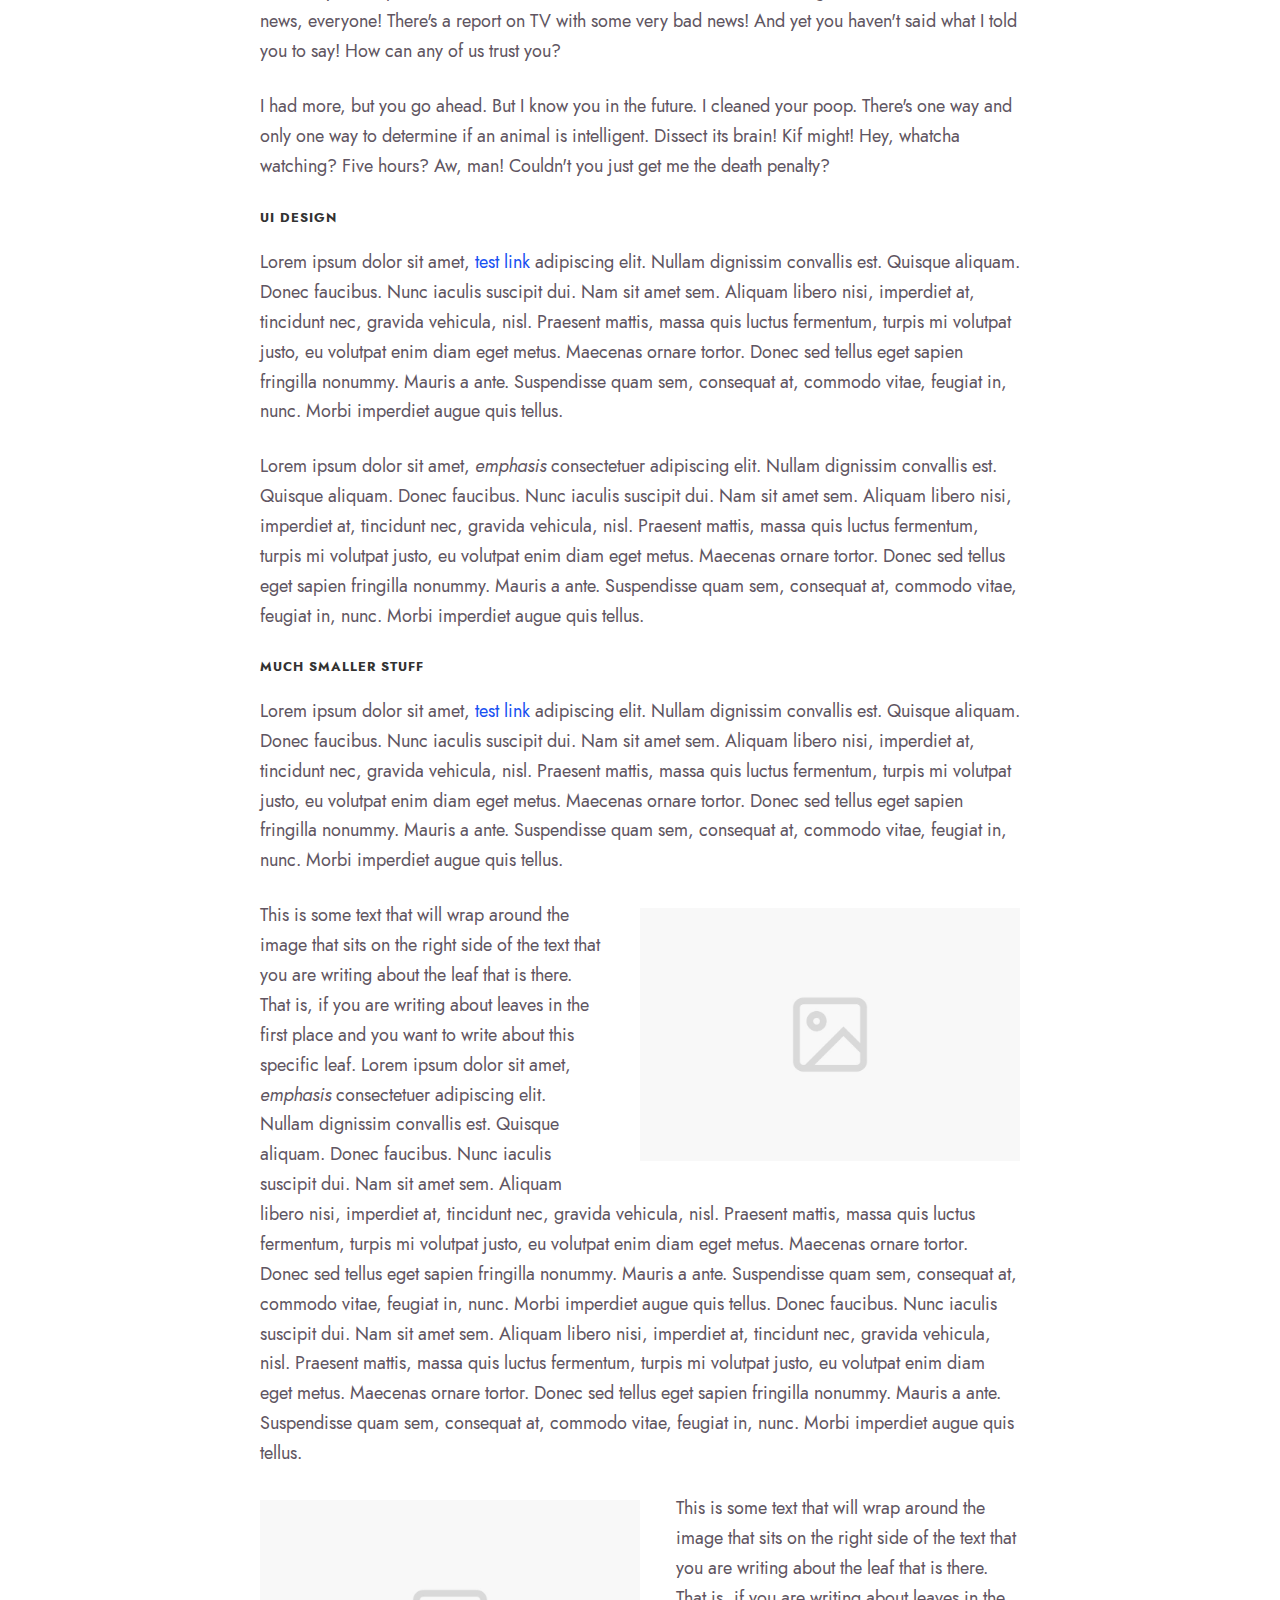
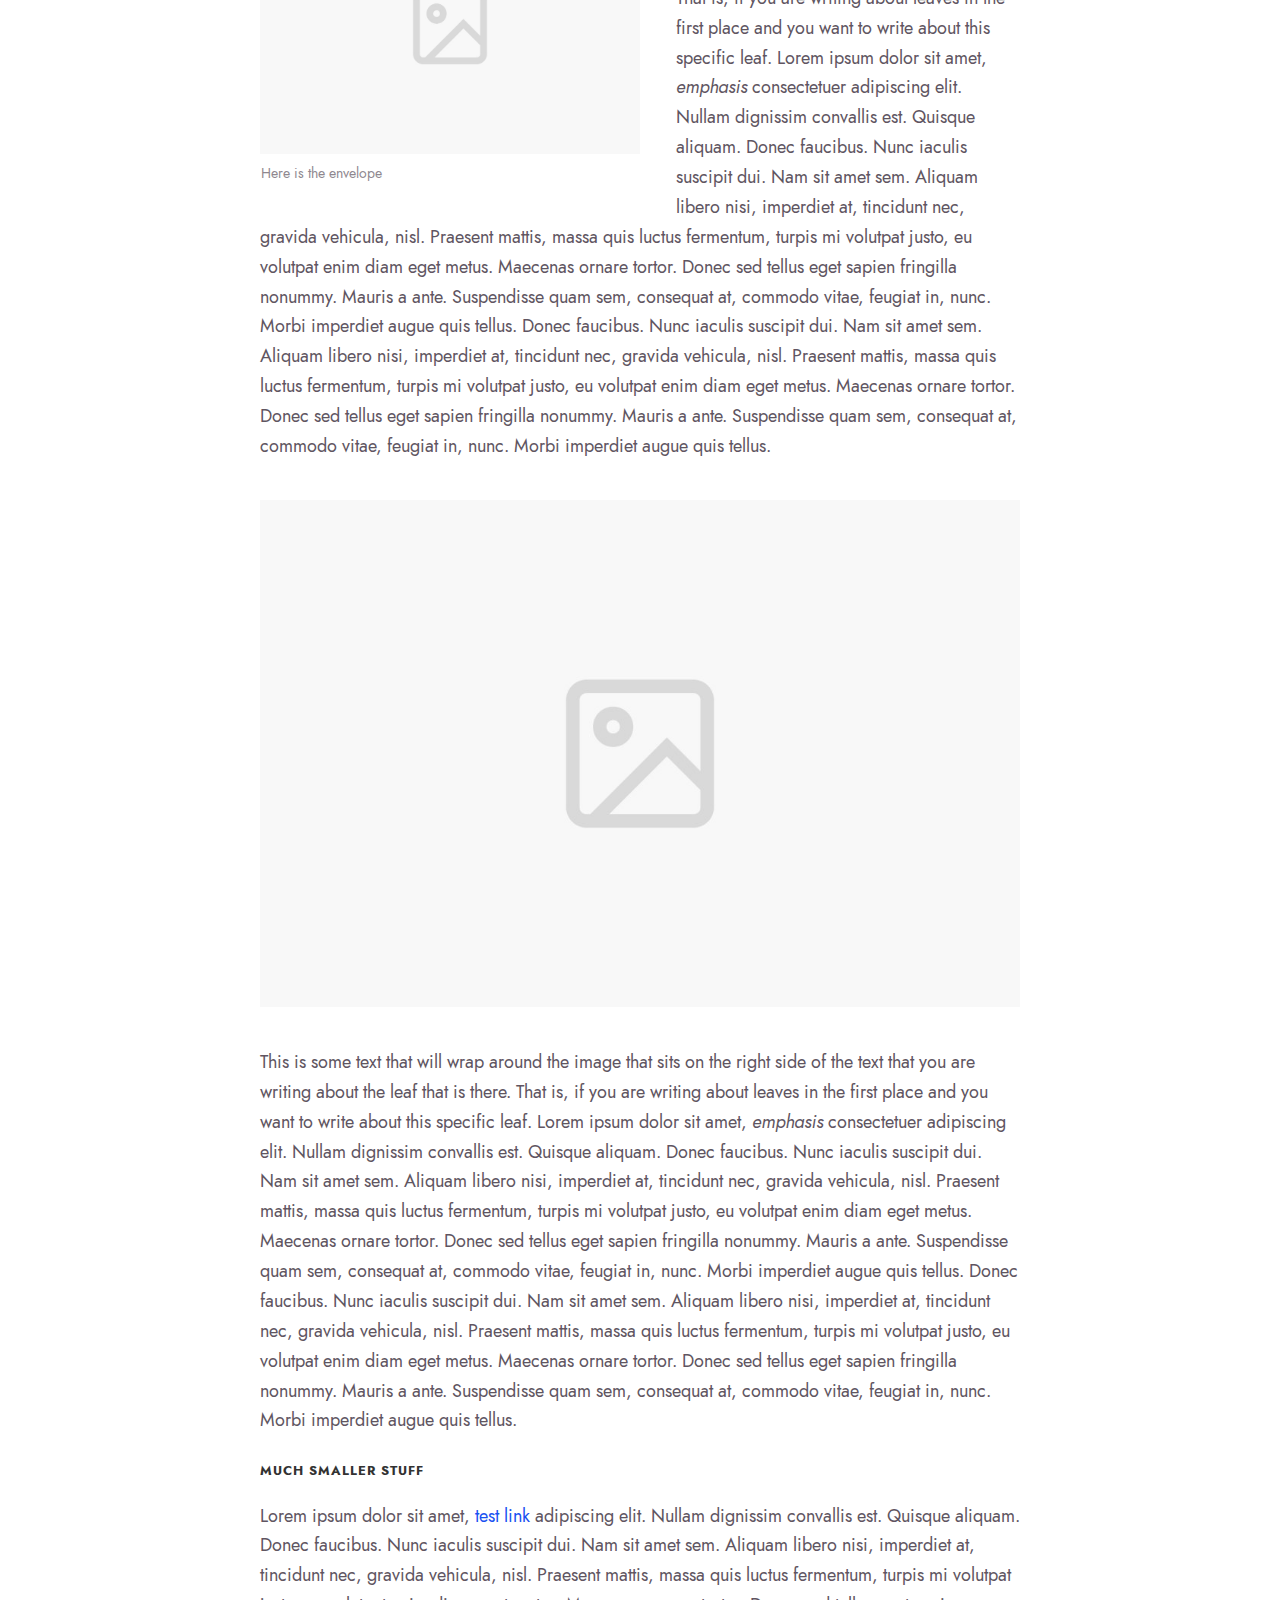
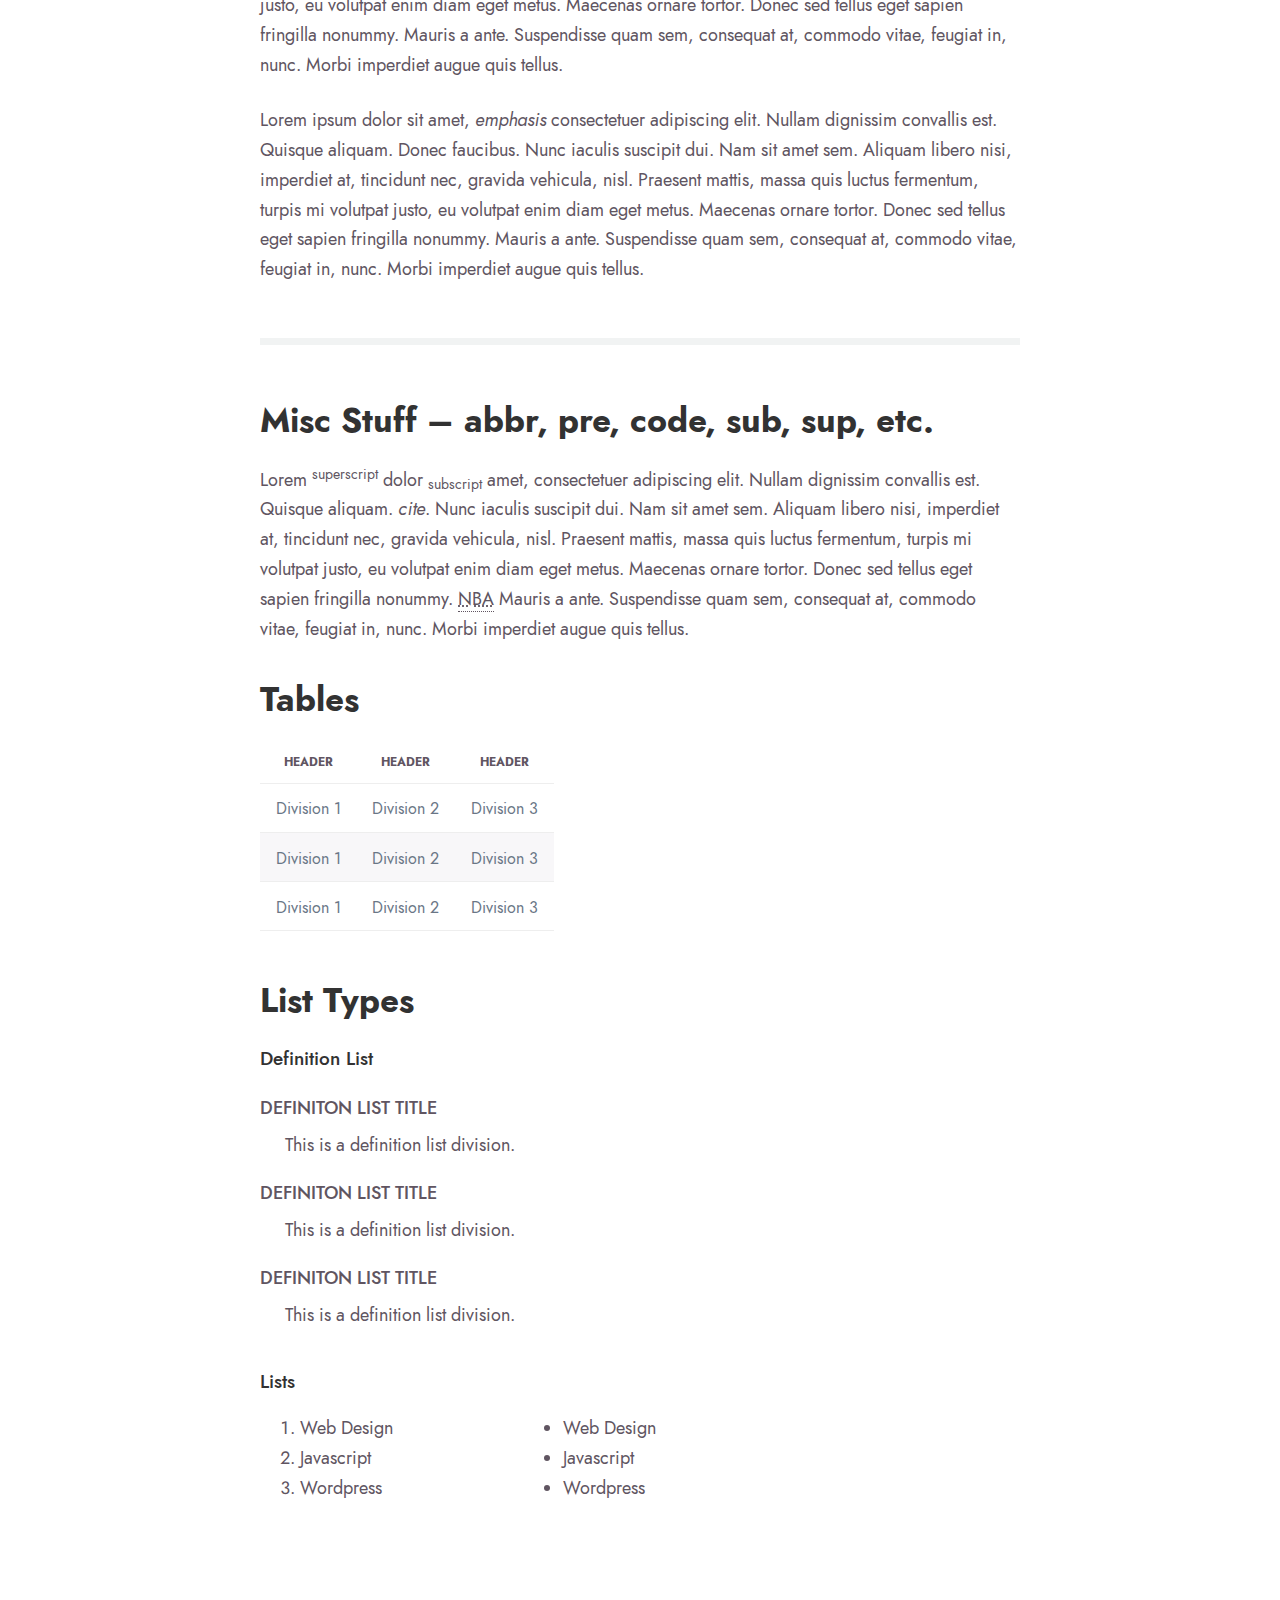
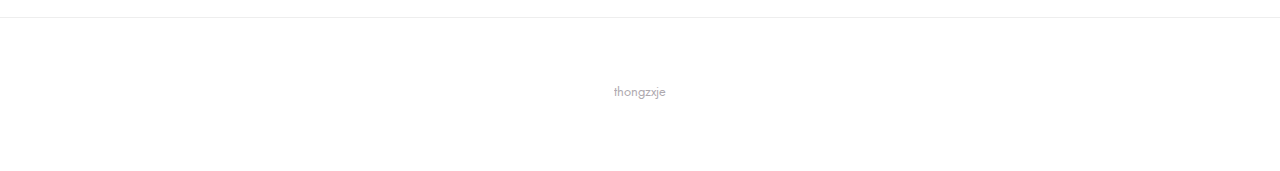
<file: typography.html>
<!DOCTYPE html>
<html lang="en" class="no-js classic-page-layout " data-audio-tick="audio/tick.mp3" data-click-ripple-animation="yes">
<head>
    
		<meta charset="utf-8" />
        <meta name="viewport" content="width=device-width, initial-scale=1">
        <meta name="author" content="Thong">
        <meta name="theme-color" content="#1755cf" />

        <title>Thong Hoang</title>

        <!-- FAV and TOUCH ICONS -->
        <link rel="shortcut icon" href="images/ico/favicon.ico">
        <link rel="apple-touch-icon" href="images/ico/apple-touch-icon.png">
		 
        <!-- FONTS -->
        <link rel="stylesheet" href="css/fonts/jost/jost.css">
    	<link href="https://fonts.googleapis.com/css?family=Anton" rel="stylesheet">
                         
       
        <!-- STYLES -->
        <link rel="stylesheet" type="text/css" href="css/normalize.css">
        <link rel="stylesheet" type="text/css" href="css/bootstrap.css">
        <link rel="stylesheet" type="text/css" href="js/nprogress/nprogress.css">
        <link rel="stylesheet" type="text/css" href="js/jquery.magnific-popup/magnific-popup.css">
        <link rel="stylesheet" type="text/css" href="css/fonts/fontello/css/fontello.css">
        <link rel="stylesheet" type="text/css" href="css/main.css">
        <link rel="stylesheet" type="text/css" href="css/768.css">

        
        <!-- INITIAL SCRIPTS -->
<script src="js/jquery.js"></script>
</head>
    
    
    
	<body>
    	
        
      	
        
        
        
        
        
        
        
          
        
        <!-- PAGE -->
	<div id="page" class="hfeed site">
            
            <!-- .site-main -->
		  	<main id="main" class="site-main cd-main">
          
          
			
            
            
                <!-- HEADER -->
                <header id="masthead" class="header" role="banner">
                    
                    <!-- header-wrap -->
                    <div class="header-wrap layout-full">
                        
                        <img src="images/home/cover.jpg" alt="profile-image">

                        <div class="home-heading">
                            <div class="home-logo">
                    
                                <p class="home-job-title">Software Engineering Student</p>
                
                                <p class="home-marquee">
                                    Always in search for knowledge.
                                </p>
                
                                <!--<i class="home-logo-left "><span>Web</span></i>-->
                                <i class="home-logo-center">
                                    <span class="home-icon">
                                        <img src="images/home/icon.svg" alt="icon" />
                                    </span>
                                    <span class="home-text-container">
                                        <p class="home-text-container-placeholder">Thong Hoang</p>
                                    </span>
                                    <span class="home-text">Thong Hoang</span>
                                </i>
                                <!--<i class="home-logo-right"><span>Developer</span></i>-->
                            </div>
                        </div>
                        
                        

                        <!-- HOME BG LOGO -->
                        <div class="home-bg-logo">
                            <img src="images/home/icon-bg2.svg" alt="icon" />
                        </div>
                        <!-- HOME BG LOGO -->
                        
                        
                        <!-- header-social -->
                        <div class="header-bottom">

                            <a class="social-link facebook" href="https://www.facebook.com/thonghoang280803/"></a>
                            <a class="social-link linkedin" href="https://www.linkedin.com/in/thong-hoang-04b114214/"></a>
                            <a class="social-link instagram" href="https://www.instagram.com/thongzxje/"></a>

                        </div>
                        <!-- header-social -->
                        
                        <!-- NAV MENU -->
                        <nav id="primary-navigation" class="site-navigation primary-navigation" role="navigation">
                            <div class="nav-menu ">
                                <ul>
                                    <li><a href="index.html">Home</a></li>
                                  <li><a href="#">Custom Link</a></li>
                                  <li><a href="#">This is</a></li>
                                  <li><a href="#">Classic</a></li>
                                  <li><a href="#">Menu</a></li>
                                                 
                    			</ul>
                            </div>
                        </nav>
                        <!-- NAV MENU -->
                        
                        
                        
                        <!-- SEARCH --> 
                        <div class="header-search">
                            <form role="search" method="get" class="search-form" action="#">
                                <label>
                                    <span class="screen-reader-text">Search for:</span>
                                    <input type="search" class="search-field" placeholder="Enter Keyword" value="" name="s">
                                </label>
                                <input type="submit" class="search-submit" value="Search">
                            </form>
                        </div>
                        <!-- SEARCH -->
                        
                        
                    </div>
                    <!-- header-wrap -->
                    
                </header>
                <!-- HEADER -->
            
            
            
            
                
                
                <!-- site-middle -->
                <div class="site-middle">
                
                
                
                     
                
                     
                    
                     
                    
                     
                    <div class="layout-fixed"> 
                        <div id="primary" class="content-area">
                    
                    
                     
                    
                     
                
                    
        
                    
                            <!-- site-content -->
                            <div id="content" class="site-content" role="main"> <!-- .page-single -->
                              <div class="page-single page-layout">
                                
                                
                                      <!-- .hentry -->
                                      <article class="page hentry">
                                            
                                          <!-- .entry-header -->
                                          <header class="entry-header">
                                               <h1 class="entry-title">Typography</h1>
                                          </header>
                                          <!-- .entry-header -->
                                            
                    
                                          <!-- .entry-content -->
                                          <div class="entry-content">
                                            
                                            
                                              <p>Good news, everyone! There's a report on TV with some very bad news! Then we'll go with that data file! Daylight and everything. If rubbin' frozen dirt in your crotch is wrong, hey I don't wanna be right.</p>
                                                
                                              <p>Just once I'd like to eat dinner with a <a href="#" title="test link">celebrity</a> who isn't bound and gagged. I am Singing Wind, Chief of the Martians. No, she'll probably make me do it.</p>
                                                
                                              <p>Say what? Who are you, my warranty?! Yes, except the Dave Matthews Band doesn't rock. Or a guy who burns down a bar for the insurance money! Leela's gonna kill me. Son, as your lawyer, I declare y'all are in a 12-piece bucket o' trouble. But I done struck you a deal: Five hours of community service cleanin' up that ol' mess you caused.</p>
                                                
                                              <h2>Introduction</h2>
                                              <p class="drop-cap">But, like most politicians, he promised more than he could deliver. Why not indeed! Daylight and everything. And then the battle's not so bad? Hello, little man. I will destroy you! No, I'm Santa Claus! Kif might! Man, I'm sore all over. I feel like I just went ten rounds with mighty Thor. I found what I need. And it's not friends, it's things. Then we'll go with that data file!</p>
                                                
                                              <p>Calculon is gonna <em>kill</em> us and it's all everybody else's fault! We'll need to have a look inside you with this camera. I'm just glad my fat, ugly mama isn't alive to see this day. Now, now. Perfectly symmetrical violence never solved anything. Morbo can't understand his teleprompter because he forgot how you say that letter that's shaped like a man wearing a hat. You've killed me! Oh, you've killed me!</p>
                                                
                                              <!-- blockquote -->
                                              <blockquote>Responsive web design offers us a way forward, finally allowing us to “design for the ebb and flow of things.”
                                                  <cite>Ethan Marcotte</cite>
                                              </blockquote>
                                              <!-- blockquote -->
                                                
                                              <h3>Small Stuff</h3>
                                              <p>So I really am important? How I feel when I'm drunk is correct? Then we'll go with that data file! Good news, everyone! There's a report on TV with some very bad news! And yet you haven't said what I told you to say! How can any of us trust you?</p>
                                              <p>I had more, but you go ahead. But I know you in the future. I cleaned your poop. There's one way and only one way to determine if an animal is intelligent. Dissect its brain! Kif might! Hey, whatcha watching? Five hours? Aw, man! Couldn't you just get me the death penalty?</p>
                                                
                                              <h4>UI DESIGN</h4>
                                              <p>Lorem ipsum dolor sit amet, <a href="#" title="test link">test link</a> adipiscing elit. Nullam dignissim convallis est. Quisque aliquam. Donec faucibus. Nunc iaculis suscipit dui. Nam sit amet sem. Aliquam libero nisi, imperdiet at, tincidunt nec, gravida vehicula, nisl. Praesent mattis, massa quis luctus fermentum, turpis mi volutpat justo, eu volutpat enim diam eget metus. Maecenas ornare tortor. Donec sed tellus eget sapien fringilla nonummy. Mauris a ante. Suspendisse quam sem, consequat at, commodo vitae, feugiat in, nunc. Morbi imperdiet augue quis tellus.</p>
                                              <p>Lorem ipsum dolor sit amet, <em>emphasis</em> consectetuer adipiscing elit. Nullam dignissim convallis est. Quisque aliquam. Donec faucibus. Nunc iaculis suscipit dui. Nam sit amet sem. Aliquam libero nisi, imperdiet at, tincidunt nec, gravida vehicula, nisl. Praesent mattis, massa quis luctus fermentum, turpis mi volutpat justo, eu volutpat enim diam eget metus. Maecenas ornare tortor. Donec sed tellus eget sapien fringilla nonummy. Mauris a ante. Suspendisse quam sem, consequat at, commodo vitae, feugiat in, nunc. Morbi imperdiet augue quis tellus.</p>
                                                
                                              <h6>MUCH SMALLER STUFF</h6>
                                              <p>Lorem ipsum dolor sit amet, <a href="#" title="test link">test link</a> adipiscing elit. Nullam dignissim convallis est. Quisque aliquam. Donec faucibus. Nunc iaculis suscipit dui. Nam sit amet sem. Aliquam libero nisi, imperdiet at, tincidunt nec, gravida vehicula, nisl. Praesent mattis, massa quis luctus fermentum, turpis mi volutpat justo, eu volutpat enim diam eget metus. Maecenas ornare tortor. Donec sed tellus eget sapien fringilla nonummy. Mauris a ante. Suspendisse quam sem, consequat at, commodo vitae, feugiat in, nunc. Morbi imperdiet augue quis tellus.</p>
                                              <p><img src="images/blog/05.jpg" alt="Image" class="alignright" />This is some text that will wrap around the image that sits on the right side of the text that you are writing about the leaf that is there. That is, if you are writing about leaves in the first place and you want to write about this specific leaf. Lorem ipsum dolor sit amet, <em>emphasis</em> consectetuer adipiscing elit. Nullam dignissim convallis est. Quisque aliquam. Donec faucibus. Nunc iaculis suscipit dui. Nam sit amet sem. Aliquam libero nisi, imperdiet at, tincidunt nec, gravida vehicula, nisl. Praesent mattis, massa quis luctus fermentum, turpis mi volutpat justo, eu volutpat enim diam eget metus. Maecenas ornare tortor. Donec sed tellus eget sapien fringilla nonummy. Mauris a ante. Suspendisse quam sem, consequat at, commodo vitae, feugiat in, nunc. Morbi imperdiet augue quis tellus. Donec faucibus. Nunc iaculis suscipit dui. Nam sit amet sem. Aliquam libero nisi, imperdiet at, tincidunt nec, gravida vehicula, nisl. Praesent mattis, massa quis luctus fermentum, turpis mi volutpat justo, eu volutpat enim diam eget metus. Maecenas ornare tortor. Donec sed tellus eget sapien fringilla nonummy. Mauris a ante. Suspendisse quam sem, consequat at, commodo vitae, feugiat in, nunc. Morbi imperdiet augue quis tellus.</p>
                                                
                                              <!-- image alignleft -->
                                              <div class="wp-caption alignleft">
                                                  <img src="images/blog/05.jpg" alt="Image" />
                                                  <p class="wp-caption-text">Here is the envelope</p>
                                              </div>
                                              <!-- image alignleft -->
                                                
                                              <p>This is some text that will wrap around the image that sits on the right side of the text that you are writing about the leaf that is there. That is, if you are writing about leaves in the first place and you want to write about this specific leaf. Lorem ipsum dolor sit amet, <em>emphasis</em> consectetuer adipiscing elit. Nullam dignissim convallis est. Quisque aliquam. Donec faucibus. Nunc iaculis suscipit dui. Nam sit amet sem. Aliquam libero nisi, imperdiet at, tincidunt nec, gravida vehicula, nisl. Praesent mattis, massa quis luctus fermentum, turpis mi volutpat justo, eu volutpat enim diam eget metus. Maecenas ornare tortor. Donec sed tellus eget sapien fringilla nonummy. Mauris a ante. Suspendisse quam sem, consequat at, commodo vitae, feugiat in, nunc. Morbi imperdiet augue quis tellus. Donec faucibus. Nunc iaculis suscipit dui. Nam sit amet sem. Aliquam libero nisi, imperdiet at, tincidunt nec, gravida vehicula, nisl. Praesent mattis, massa quis luctus fermentum, turpis mi volutpat justo, eu volutpat enim diam eget metus. Maecenas ornare tortor. Donec sed tellus eget sapien fringilla nonummy. Mauris a ante. Suspendisse quam sem, consequat at, commodo vitae, feugiat in, nunc. Morbi imperdiet augue quis tellus.</p>
                                                
                                              <p><img src="images/blog/05.jpg" alt="Image" class="aligncenter" />This is some text that will wrap around the image that sits on the right side of the text that you are writing about the leaf that is there. That is, if you are writing about leaves in the first place and you want to write about this specific leaf. Lorem ipsum dolor sit amet, <em>emphasis</em> consectetuer adipiscing elit. Nullam dignissim convallis est. Quisque aliquam. Donec faucibus. Nunc iaculis suscipit dui. Nam sit amet sem. Aliquam libero nisi, imperdiet at, tincidunt nec, gravida vehicula, nisl. Praesent mattis, massa quis luctus fermentum, turpis mi volutpat justo, eu volutpat enim diam eget metus. Maecenas ornare tortor. Donec sed tellus eget sapien fringilla nonummy. Mauris a ante. Suspendisse quam sem, consequat at, commodo vitae, feugiat in, nunc. Morbi imperdiet augue quis tellus. Donec faucibus. Nunc iaculis suscipit dui. Nam sit amet sem. Aliquam libero nisi, imperdiet at, tincidunt nec, gravida vehicula, nisl. Praesent mattis, massa quis luctus fermentum, turpis mi volutpat justo, eu volutpat enim diam eget metus. Maecenas ornare tortor. Donec sed tellus eget sapien fringilla nonummy. Mauris a ante. Suspendisse quam sem, consequat at, commodo vitae, feugiat in, nunc. Morbi imperdiet augue quis tellus.</p>
                                                
                                                
                                              <h6>MUCH SMALLER STUFF</h6>
                                              <p>Lorem ipsum dolor sit amet, <a href="#" title="test link">test link</a> adipiscing elit. Nullam dignissim convallis est. Quisque aliquam. Donec faucibus. Nunc iaculis suscipit dui. Nam sit amet sem. Aliquam libero nisi, imperdiet at, tincidunt nec, gravida vehicula, nisl. Praesent mattis, massa quis luctus fermentum, turpis mi volutpat justo, eu volutpat enim diam eget metus. Maecenas ornare tortor. Donec sed tellus eget sapien fringilla nonummy. Mauris a ante. Suspendisse quam sem, consequat at, commodo vitae, feugiat in, nunc. Morbi imperdiet augue quis tellus.</p>
                                              <p>Lorem ipsum dolor sit amet, <em>emphasis</em> consectetuer adipiscing elit. Nullam dignissim convallis est. Quisque aliquam. Donec faucibus. Nunc iaculis suscipit dui. Nam sit amet sem. Aliquam libero nisi, imperdiet at, tincidunt nec, gravida vehicula, nisl. Praesent mattis, massa quis luctus fermentum, turpis mi volutpat justo, eu volutpat enim diam eget metus. Maecenas ornare tortor. Donec sed tellus eget sapien fringilla nonummy. Mauris a ante. Suspendisse quam sem, consequat at, commodo vitae, feugiat in, nunc. Morbi imperdiet augue quis tellus.</p>
                                              <hr>
                                                
                                              <h2>Misc Stuff – abbr, pre, code, sub, sup, etc.</h2>
                                              <p>Lorem <sup>superscript</sup> dolor <sub>subscript</sub> amet, consectetuer adipiscing elit. Nullam dignissim convallis est. Quisque aliquam. <cite>cite</cite>. Nunc iaculis suscipit dui. Nam sit amet sem. Aliquam libero nisi, imperdiet at, tincidunt nec, gravida vehicula, nisl. Praesent mattis, massa quis luctus fermentum, turpis mi volutpat justo, eu volutpat enim diam eget metus. Maecenas ornare tortor. Donec sed tellus eget sapien fringilla nonummy. <abbr title="National Basketball Association">NBA</abbr> Mauris a ante. Suspendisse quam sem, consequat at, commodo vitae, feugiat in, nunc. Morbi imperdiet augue quis tellus.</p>
                            
                                                
                                              <h2>Tables</h2>
                                              <table>
                                                  <tbody>
                                                      <tr>
                                                          <th>Header</th>
                                                          <th>Header</th>
                                                          <th>Header</th>
                                                      </tr>
                                                      <tr>
                                                          <td>Division 1</td>
                                                          <td>Division 2</td>
                                                          <td>Division 3</td>
                                                      </tr>
                                                      <tr>
                                                          <td>Division 1</td>
                                                          <td>Division 2</td>
                                                          <td>Division 3</td>
                                                      </tr>
                                                      <tr>
                                                          <td>Division 1</td>
                                                          <td>Division 2</td>
                                                          <td>Division 3</td>
                                                      </tr>
                                                  </tbody>
                                              </table>
                                                
                                             
                                                
                                              <h2>List Types</h2>
                                                
                                              <h3>Definition List</h3>
                                              <dl>
                                                  <dt>DEFINITON LIST TITLE</dt>
                                                  <dd>This is a definition list division.</dd>
                                                  <dt>DEFINITON LIST TITLE</dt>
                                                  <dd>This is a definition list division.</dd>
                                                  <dt>DEFINITON LIST TITLE</dt>
                                                  <dd>This is a definition list division.</dd>
                                              </dl>
                                                
                                                
                                              <h3>Lists</h3>
                                                
                                              <!-- .row -->
                                              <div class="row">
                                                    
                                                  <!-- col 4/12 -->
                                                  <div class="col-sm-4">
                                                      <ol>
                                                          <li>Web Design</li>
                                                          <li>Javascript</li>
                                                          <li>Wordpress</li>
                                                      </ol>
                                                  </div>
                                                  <!-- col 4/12 -->
                                                    
                                                  <!-- col 4/12 -->
                                                  <div class="col-sm-4">
                                                      <ul>
                                                          <li>Web Design</li>
                                                          <li>Javascript</li>
                                                          <li>Wordpress</li>
                                                      </ul>
                                                  </div>
                                                  <!-- col 4/12 -->
                                                    
                                              </div>
                                              <!-- .row -->
                                                
                                                
                                                
                                                
                                                
                                               
                                          </div>
                                          <!-- .entry-content -->
                
                                            
                                        
                                      </article>
                                      <!-- .hentry -->
                                    
                                    
                              </div>
                              <!-- .page-single --> 
                
                
                </div>
                            <!-- site-content -->
                    
                        </div>
                        <!-- primary -->    
                    
                    
                        
                    
                    
                    </div>
                    <!-- layout -->
                
                
                </div>
                <!-- site-middle -->
                        
                        
                        
                        
                        
                        
                        
                        
                        
                        
                        
                        
                        
                        
                        
                        
                        
                        
                        
                    <!-- .site-footer -->
                    <footer id="colophon" class="site-footer" role="contentinfo">
                        
                        <!-- .site-info --> 
                        <div class="site-info">
                            <div class="textwidget">
                                <p>thongzxje</p>
                            </div>
                        </div>
                        <!-- .site-info --> 
                        
                    </footer>
                    <!-- .site-footer --> 
    
                
                
                    
      </main>
                <!-- .site-main -->
                
                



                <!-- ALERT : used for contact form mail delivery alert -->
                <div class="site-alert animated"></div>
                
                
                
                
            </div>
            <!-- PAGE -->
        
        <a href="#" id="back-to-top" class="show">↑ <span>Scroll to top</span></a>
        
        
        
        
        <!-- SCRIPTS -->
        <script src="js/tween-max.js"></script>
        <script src="js/jquery-address.js"></script>
        <script src="js/nprogress/nprogress.js"></script>
        <script src="js/jquery-isotope.js"></script>
        <script src="js/imagesloaded.js"></script>
        <script src="js/jquery-fitvids.js"></script>
        <script src="js/jquery.magnific-popup/jquery-magnific-popup.js"></script>
        <script src="js/jquery-easing.js"></script>
        <script src="js/jquery-validate.js"></script>
        <script src="js/resize-sensor.js"></script>
        <script src="js/jquery-sticky-sidebar.js"></script>
        <script src="js/main.js"></script>
        
        
	</body>
</html>
</file>
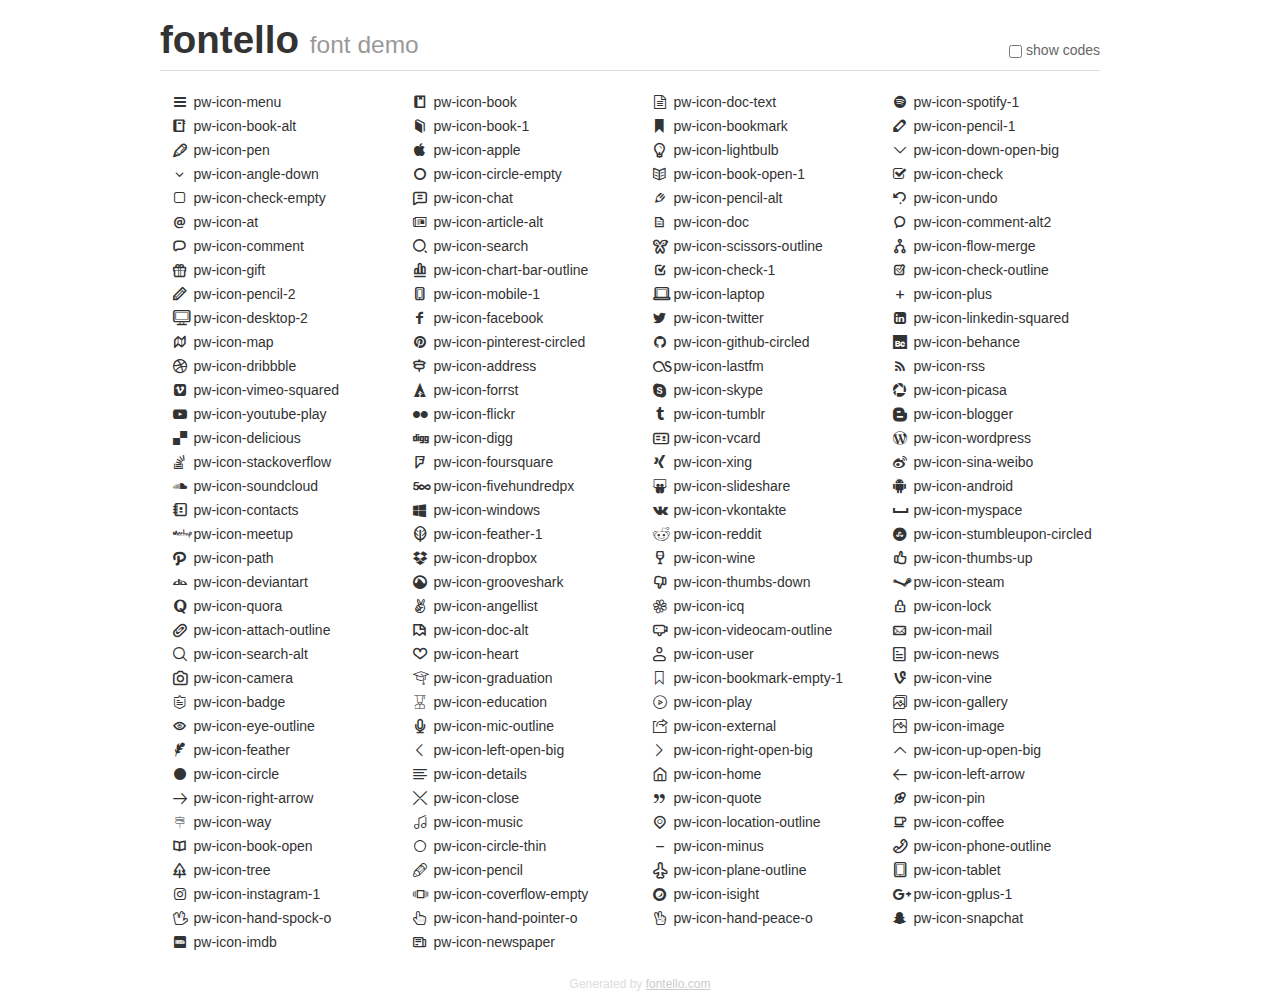
<file: css/fonts/fontello/demo.html>
<!DOCTYPE html>
<html>
  <head><!--[if lt IE 9]><script language="javascript" type="text/javascript" src="//html5shim.googlecode.com/svn/trunk/html5.js"></script><![endif]-->
    <meta charset="UTF-8"><style>/*
 * Bootstrap v2.2.1
 *
 * Copyright 2012 Twitter, Inc
 * Licensed under the Apache License v2.0
 * http://www.apache.org/licenses/LICENSE-2.0
 *
 * Designed and built with all the love in the world @twitter by @mdo and @fat.
 */
.clearfix {
  *zoom: 1;
}
.clearfix:before,
.clearfix:after {
  display: table;
  content: "";
  line-height: 0;
}
.clearfix:after {
  clear: both;
}
html {
  font-size: 100%;
  -webkit-text-size-adjust: 100%;
  -ms-text-size-adjust: 100%;
}
a:focus {
  outline: thin dotted #333;
  outline: 5px auto -webkit-focus-ring-color;
  outline-offset: -2px;
}
a:hover,
a:active {
  outline: 0;
}
button,
input,
select,
textarea {
  margin: 0;
  font-size: 100%;
  vertical-align: middle;
}
button,
input {
  *overflow: visible;
  line-height: normal;
}
button::-moz-focus-inner,
input::-moz-focus-inner {
  padding: 0;
  border: 0;
}
body {
  margin: 0;
  font-family: "Helvetica Neue", Helvetica, Arial, sans-serif;
  font-size: 14px;
  line-height: 20px;
  color: #333;
  background-color: #fff;
}
a {
  color: #08c;
  text-decoration: none;
}
a:hover {
  color: #005580;
  text-decoration: underline;
}
.row {
  margin-left: -20px;
  *zoom: 1;
}
.row:before,
.row:after {
  display: table;
  content: "";
  line-height: 0;
}
.row:after {
  clear: both;
}
[class*="span"] {
  float: left;
  min-height: 1px;
  margin-left: 20px;
}
.container,
.navbar-static-top .container,
.navbar-fixed-top .container,
.navbar-fixed-bottom .container {
  width: 940px;
}
.span12 {
  width: 940px;
}
.span11 {
  width: 860px;
}
.span10 {
  width: 780px;
}
.span9 {
  width: 700px;
}
.span8 {
  width: 620px;
}
.span7 {
  width: 540px;
}
.span6 {
  width: 460px;
}
.span5 {
  width: 380px;
}
.span4 {
  width: 300px;
}
.span3 {
  width: 220px;
}
.span2 {
  width: 140px;
}
.span1 {
  width: 60px;
}
[class*="span"].pull-right,
.row-fluid [class*="span"].pull-right {
  float: right;
}
.container {
  margin-right: auto;
  margin-left: auto;
  *zoom: 1;
}
.container:before,
.container:after {
  display: table;
  content: "";
  line-height: 0;
}
.container:after {
  clear: both;
}
p {
  margin: 0 0 10px;
}
.lead {
  margin-bottom: 20px;
  font-size: 21px;
  font-weight: 200;
  line-height: 30px;
}
small {
  font-size: 85%;
}
h1 {
  margin: 10px 0;
  font-family: inherit;
  font-weight: bold;
  line-height: 20px;
  color: inherit;
  text-rendering: optimizelegibility;
}
h1 small {
  font-weight: normal;
  line-height: 1;
  color: #999;
}
h1 {
  line-height: 40px;
}
h1 {
  font-size: 38.5px;
}
h1 small {
  font-size: 24.5px;
}
body {
  margin-top: 90px;
}
.header {
  position: fixed;
  top: 0;
  left: 50%;
  margin-left: -480px;
  background-color: #fff;
  border-bottom: 1px solid #ddd;
  padding-top: 10px;
  z-index: 10;
}
.footer {
  color: #ddd;
  font-size: 12px;
  text-align: center;
  margin-top: 20px;
}
.footer a {
  color: #ccc;
  text-decoration: underline;
}
.the-icons {
  font-size: 14px;
  line-height: 24px;
}
.switch {
  position: absolute;
  right: 0;
  bottom: 10px;
  color: #666;
}
.switch input {
  margin-right: 0.3em;
}
.codesOn .i-name {
  display: none;
}
.codesOn .i-code {
  display: inline;
}
.i-code {
  display: none;
}
@font-face {
      font-family: 'fontello';
      src: url('./font/fontello.eot?40331902');
      src: url('./font/fontello.eot?40331902#iefix') format('embedded-opentype'),
           url('./font/fontello.woff?40331902') format('woff'),
           url('./font/fontello.ttf?40331902') format('truetype'),
           url('./font/fontello.svg?40331902#fontello') format('svg');
      font-weight: normal;
      font-style: normal;
    }
     
     
    .demo-icon
    {
      font-family: "fontello";
      font-style: normal;
      font-weight: normal;
      speak: none;
     
      display: inline-block;
      text-decoration: inherit;
      width: 1em;
      margin-right: .2em;
      text-align: center;
      /* opacity: .8; */
     
      /* For safety - reset parent styles, that can break glyph codes*/
      font-variant: normal;
      text-transform: none;
     
      /* fix buttons height, for twitter bootstrap */
      line-height: 1em;
     
      /* Animation center compensation - margins should be symmetric */
      /* remove if not needed */
      margin-left: .2em;
     
      /* You can be more comfortable with increased icons size */
      /* font-size: 120%; */
     
      /* Font smoothing. That was taken from TWBS */
      -webkit-font-smoothing: antialiased;
      -moz-osx-font-smoothing: grayscale;
     
      /* Uncomment for 3D effect */
      /* text-shadow: 1px 1px 1px rgba(127, 127, 127, 0.3); */
    }
     </style>
    <link rel="stylesheet" href="css/animation.css"><!--[if IE 7]><link rel="stylesheet" href="css/" + font.fontname + "-ie7.css"><![endif]-->
    <script>
      function toggleCodes(on) {
        var obj = document.getElementById('icons');
      
        if (on) {
          obj.className += ' codesOn';
        } else {
          obj.className = obj.className.replace(' codesOn', '');
        }
      }
      
    </script>
  </head>
  <body>
    <div class="container header">
      <h1>fontello <small>font demo</small></h1>
      <label class="switch">
        <input type="checkbox" onclick="toggleCodes(this.checked)">show codes
      </label>
    </div>
    <div class="container" id="icons">
      <div class="row">
        <div class="the-icons span3" title="Code: 0xe800"><i class="demo-icon pw-icon-menu">&#xe800;</i> <span class="i-name">pw-icon-menu</span><span class="i-code">0xe800</span></div>
        <div class="the-icons span3" title="Code: 0xe801"><i class="demo-icon pw-icon-book">&#xe801;</i> <span class="i-name">pw-icon-book</span><span class="i-code">0xe801</span></div>
        <div class="the-icons span3" title="Code: 0xe802"><i class="demo-icon pw-icon-doc-text">&#xe802;</i> <span class="i-name">pw-icon-doc-text</span><span class="i-code">0xe802</span></div>
        <div class="the-icons span3" title="Code: 0xe803"><i class="demo-icon pw-icon-spotify-1">&#xe803;</i> <span class="i-name">pw-icon-spotify-1</span><span class="i-code">0xe803</span></div>
      </div>
      <div class="row">
        <div class="the-icons span3" title="Code: 0xe804"><i class="demo-icon pw-icon-book-alt">&#xe804;</i> <span class="i-name">pw-icon-book-alt</span><span class="i-code">0xe804</span></div>
        <div class="the-icons span3" title="Code: 0xe805"><i class="demo-icon pw-icon-book-1">&#xe805;</i> <span class="i-name">pw-icon-book-1</span><span class="i-code">0xe805</span></div>
        <div class="the-icons span3" title="Code: 0xe806"><i class="demo-icon pw-icon-bookmark">&#xe806;</i> <span class="i-name">pw-icon-bookmark</span><span class="i-code">0xe806</span></div>
        <div class="the-icons span3" title="Code: 0xe807"><i class="demo-icon pw-icon-pencil-1">&#xe807;</i> <span class="i-name">pw-icon-pencil-1</span><span class="i-code">0xe807</span></div>
      </div>
      <div class="row">
        <div class="the-icons span3" title="Code: 0xe808"><i class="demo-icon pw-icon-pen">&#xe808;</i> <span class="i-name">pw-icon-pen</span><span class="i-code">0xe808</span></div>
        <div class="the-icons span3" title="Code: 0xe809"><i class="demo-icon pw-icon-apple">&#xe809;</i> <span class="i-name">pw-icon-apple</span><span class="i-code">0xe809</span></div>
        <div class="the-icons span3" title="Code: 0xe80a"><i class="demo-icon pw-icon-lightbulb">&#xe80a;</i> <span class="i-name">pw-icon-lightbulb</span><span class="i-code">0xe80a</span></div>
        <div class="the-icons span3" title="Code: 0xe80b"><i class="demo-icon pw-icon-down-open-big">&#xe80b;</i> <span class="i-name">pw-icon-down-open-big</span><span class="i-code">0xe80b</span></div>
      </div>
      <div class="row">
        <div class="the-icons span3" title="Code: 0xe80c"><i class="demo-icon pw-icon-angle-down">&#xe80c;</i> <span class="i-name">pw-icon-angle-down</span><span class="i-code">0xe80c</span></div>
        <div class="the-icons span3" title="Code: 0xe80d"><i class="demo-icon pw-icon-circle-empty">&#xe80d;</i> <span class="i-name">pw-icon-circle-empty</span><span class="i-code">0xe80d</span></div>
        <div class="the-icons span3" title="Code: 0xe80e"><i class="demo-icon pw-icon-book-open-1">&#xe80e;</i> <span class="i-name">pw-icon-book-open-1</span><span class="i-code">0xe80e</span></div>
        <div class="the-icons span3" title="Code: 0xe80f"><i class="demo-icon pw-icon-check">&#xe80f;</i> <span class="i-name">pw-icon-check</span><span class="i-code">0xe80f</span></div>
      </div>
      <div class="row">
        <div class="the-icons span3" title="Code: 0xe810"><i class="demo-icon pw-icon-check-empty">&#xe810;</i> <span class="i-name">pw-icon-check-empty</span><span class="i-code">0xe810</span></div>
        <div class="the-icons span3" title="Code: 0xe811"><i class="demo-icon pw-icon-chat">&#xe811;</i> <span class="i-name">pw-icon-chat</span><span class="i-code">0xe811</span></div>
        <div class="the-icons span3" title="Code: 0xe812"><i class="demo-icon pw-icon-pencil-alt">&#xe812;</i> <span class="i-name">pw-icon-pencil-alt</span><span class="i-code">0xe812</span></div>
        <div class="the-icons span3" title="Code: 0xe813"><i class="demo-icon pw-icon-undo">&#xe813;</i> <span class="i-name">pw-icon-undo</span><span class="i-code">0xe813</span></div>
      </div>
      <div class="row">
        <div class="the-icons span3" title="Code: 0xe814"><i class="demo-icon pw-icon-at">&#xe814;</i> <span class="i-name">pw-icon-at</span><span class="i-code">0xe814</span></div>
        <div class="the-icons span3" title="Code: 0xe815"><i class="demo-icon pw-icon-article-alt">&#xe815;</i> <span class="i-name">pw-icon-article-alt</span><span class="i-code">0xe815</span></div>
        <div class="the-icons span3" title="Code: 0xe816"><i class="demo-icon pw-icon-doc">&#xe816;</i> <span class="i-name">pw-icon-doc</span><span class="i-code">0xe816</span></div>
        <div class="the-icons span3" title="Code: 0xe817"><i class="demo-icon pw-icon-comment-alt2">&#xe817;</i> <span class="i-name">pw-icon-comment-alt2</span><span class="i-code">0xe817</span></div>
      </div>
      <div class="row">
        <div class="the-icons span3" title="Code: 0xe818"><i class="demo-icon pw-icon-comment">&#xe818;</i> <span class="i-name">pw-icon-comment</span><span class="i-code">0xe818</span></div>
        <div class="the-icons span3" title="Code: 0xe819"><i class="demo-icon pw-icon-search">&#xe819;</i> <span class="i-name">pw-icon-search</span><span class="i-code">0xe819</span></div>
        <div class="the-icons span3" title="Code: 0xe81a"><i class="demo-icon pw-icon-scissors-outline">&#xe81a;</i> <span class="i-name">pw-icon-scissors-outline</span><span class="i-code">0xe81a</span></div>
        <div class="the-icons span3" title="Code: 0xe81b"><i class="demo-icon pw-icon-flow-merge">&#xe81b;</i> <span class="i-name">pw-icon-flow-merge</span><span class="i-code">0xe81b</span></div>
      </div>
      <div class="row">
        <div class="the-icons span3" title="Code: 0xe81c"><i class="demo-icon pw-icon-gift">&#xe81c;</i> <span class="i-name">pw-icon-gift</span><span class="i-code">0xe81c</span></div>
        <div class="the-icons span3" title="Code: 0xe81d"><i class="demo-icon pw-icon-chart-bar-outline">&#xe81d;</i> <span class="i-name">pw-icon-chart-bar-outline</span><span class="i-code">0xe81d</span></div>
        <div class="the-icons span3" title="Code: 0xe81e"><i class="demo-icon pw-icon-check-1">&#xe81e;</i> <span class="i-name">pw-icon-check-1</span><span class="i-code">0xe81e</span></div>
        <div class="the-icons span3" title="Code: 0xe81f"><i class="demo-icon pw-icon-check-outline">&#xe81f;</i> <span class="i-name">pw-icon-check-outline</span><span class="i-code">0xe81f</span></div>
      </div>
      <div class="row">
        <div class="the-icons span3" title="Code: 0xe820"><i class="demo-icon pw-icon-pencil-2">&#xe820;</i> <span class="i-name">pw-icon-pencil-2</span><span class="i-code">0xe820</span></div>
        <div class="the-icons span3" title="Code: 0xe821"><i class="demo-icon pw-icon-mobile-1">&#xe821;</i> <span class="i-name">pw-icon-mobile-1</span><span class="i-code">0xe821</span></div>
        <div class="the-icons span3" title="Code: 0xe822"><i class="demo-icon pw-icon-laptop">&#xe822;</i> <span class="i-name">pw-icon-laptop</span><span class="i-code">0xe822</span></div>
        <div class="the-icons span3" title="Code: 0xe823"><i class="demo-icon pw-icon-plus">&#xe823;</i> <span class="i-name">pw-icon-plus</span><span class="i-code">0xe823</span></div>
      </div>
      <div class="row">
        <div class="the-icons span3" title="Code: 0xe824"><i class="demo-icon pw-icon-desktop-2">&#xe824;</i> <span class="i-name">pw-icon-desktop-2</span><span class="i-code">0xe824</span></div>
        <div class="the-icons span3" title="Code: 0xe825"><i class="demo-icon pw-icon-facebook">&#xe825;</i> <span class="i-name">pw-icon-facebook</span><span class="i-code">0xe825</span></div>
        <div class="the-icons span3" title="Code: 0xe826"><i class="demo-icon pw-icon-twitter">&#xe826;</i> <span class="i-name">pw-icon-twitter</span><span class="i-code">0xe826</span></div>
        <div class="the-icons span3" title="Code: 0xe827"><i class="demo-icon pw-icon-linkedin-squared">&#xe827;</i> <span class="i-name">pw-icon-linkedin-squared</span><span class="i-code">0xe827</span></div>
      </div>
      <div class="row">
        <div class="the-icons span3" title="Code: 0xe828"><i class="demo-icon pw-icon-map">&#xe828;</i> <span class="i-name">pw-icon-map</span><span class="i-code">0xe828</span></div>
        <div class="the-icons span3" title="Code: 0xe829"><i class="demo-icon pw-icon-pinterest-circled">&#xe829;</i> <span class="i-name">pw-icon-pinterest-circled</span><span class="i-code">0xe829</span></div>
        <div class="the-icons span3" title="Code: 0xe82a"><i class="demo-icon pw-icon-github-circled">&#xe82a;</i> <span class="i-name">pw-icon-github-circled</span><span class="i-code">0xe82a</span></div>
        <div class="the-icons span3" title="Code: 0xe82b"><i class="demo-icon pw-icon-behance">&#xe82b;</i> <span class="i-name">pw-icon-behance</span><span class="i-code">0xe82b</span></div>
      </div>
      <div class="row">
        <div class="the-icons span3" title="Code: 0xe82c"><i class="demo-icon pw-icon-dribbble">&#xe82c;</i> <span class="i-name">pw-icon-dribbble</span><span class="i-code">0xe82c</span></div>
        <div class="the-icons span3" title="Code: 0xe82d"><i class="demo-icon pw-icon-address">&#xe82d;</i> <span class="i-name">pw-icon-address</span><span class="i-code">0xe82d</span></div>
        <div class="the-icons span3" title="Code: 0xe82e"><i class="demo-icon pw-icon-lastfm">&#xe82e;</i> <span class="i-name">pw-icon-lastfm</span><span class="i-code">0xe82e</span></div>
        <div class="the-icons span3" title="Code: 0xe82f"><i class="demo-icon pw-icon-rss">&#xe82f;</i> <span class="i-name">pw-icon-rss</span><span class="i-code">0xe82f</span></div>
      </div>
      <div class="row">
        <div class="the-icons span3" title="Code: 0xe830"><i class="demo-icon pw-icon-vimeo-squared">&#xe830;</i> <span class="i-name">pw-icon-vimeo-squared</span><span class="i-code">0xe830</span></div>
        <div class="the-icons span3" title="Code: 0xe831"><i class="demo-icon pw-icon-forrst">&#xe831;</i> <span class="i-name">pw-icon-forrst</span><span class="i-code">0xe831</span></div>
        <div class="the-icons span3" title="Code: 0xe832"><i class="demo-icon pw-icon-skype">&#xe832;</i> <span class="i-name">pw-icon-skype</span><span class="i-code">0xe832</span></div>
        <div class="the-icons span3" title="Code: 0xe833"><i class="demo-icon pw-icon-picasa">&#xe833;</i> <span class="i-name">pw-icon-picasa</span><span class="i-code">0xe833</span></div>
      </div>
      <div class="row">
        <div class="the-icons span3" title="Code: 0xe834"><i class="demo-icon pw-icon-youtube-play">&#xe834;</i> <span class="i-name">pw-icon-youtube-play</span><span class="i-code">0xe834</span></div>
        <div class="the-icons span3" title="Code: 0xe835"><i class="demo-icon pw-icon-flickr">&#xe835;</i> <span class="i-name">pw-icon-flickr</span><span class="i-code">0xe835</span></div>
        <div class="the-icons span3" title="Code: 0xe836"><i class="demo-icon pw-icon-tumblr">&#xe836;</i> <span class="i-name">pw-icon-tumblr</span><span class="i-code">0xe836</span></div>
        <div class="the-icons span3" title="Code: 0xe837"><i class="demo-icon pw-icon-blogger">&#xe837;</i> <span class="i-name">pw-icon-blogger</span><span class="i-code">0xe837</span></div>
      </div>
      <div class="row">
        <div class="the-icons span3" title="Code: 0xe838"><i class="demo-icon pw-icon-delicious">&#xe838;</i> <span class="i-name">pw-icon-delicious</span><span class="i-code">0xe838</span></div>
        <div class="the-icons span3" title="Code: 0xe839"><i class="demo-icon pw-icon-digg">&#xe839;</i> <span class="i-name">pw-icon-digg</span><span class="i-code">0xe839</span></div>
        <div class="the-icons span3" title="Code: 0xe83a"><i class="demo-icon pw-icon-vcard">&#xe83a;</i> <span class="i-name">pw-icon-vcard</span><span class="i-code">0xe83a</span></div>
        <div class="the-icons span3" title="Code: 0xe83b"><i class="demo-icon pw-icon-wordpress">&#xe83b;</i> <span class="i-name">pw-icon-wordpress</span><span class="i-code">0xe83b</span></div>
      </div>
      <div class="row">
        <div class="the-icons span3" title="Code: 0xe83c"><i class="demo-icon pw-icon-stackoverflow">&#xe83c;</i> <span class="i-name">pw-icon-stackoverflow</span><span class="i-code">0xe83c</span></div>
        <div class="the-icons span3" title="Code: 0xe83d"><i class="demo-icon pw-icon-foursquare">&#xe83d;</i> <span class="i-name">pw-icon-foursquare</span><span class="i-code">0xe83d</span></div>
        <div class="the-icons span3" title="Code: 0xe83e"><i class="demo-icon pw-icon-xing">&#xe83e;</i> <span class="i-name">pw-icon-xing</span><span class="i-code">0xe83e</span></div>
        <div class="the-icons span3" title="Code: 0xe83f"><i class="demo-icon pw-icon-sina-weibo">&#xe83f;</i> <span class="i-name">pw-icon-sina-weibo</span><span class="i-code">0xe83f</span></div>
      </div>
      <div class="row">
        <div class="the-icons span3" title="Code: 0xe840"><i class="demo-icon pw-icon-soundcloud">&#xe840;</i> <span class="i-name">pw-icon-soundcloud</span><span class="i-code">0xe840</span></div>
        <div class="the-icons span3" title="Code: 0xe841"><i class="demo-icon pw-icon-fivehundredpx">&#xe841;</i> <span class="i-name">pw-icon-fivehundredpx</span><span class="i-code">0xe841</span></div>
        <div class="the-icons span3" title="Code: 0xe842"><i class="demo-icon pw-icon-slideshare">&#xe842;</i> <span class="i-name">pw-icon-slideshare</span><span class="i-code">0xe842</span></div>
        <div class="the-icons span3" title="Code: 0xe843"><i class="demo-icon pw-icon-android">&#xe843;</i> <span class="i-name">pw-icon-android</span><span class="i-code">0xe843</span></div>
      </div>
      <div class="row">
        <div class="the-icons span3" title="Code: 0xe844"><i class="demo-icon pw-icon-contacts">&#xe844;</i> <span class="i-name">pw-icon-contacts</span><span class="i-code">0xe844</span></div>
        <div class="the-icons span3" title="Code: 0xe845"><i class="demo-icon pw-icon-windows">&#xe845;</i> <span class="i-name">pw-icon-windows</span><span class="i-code">0xe845</span></div>
        <div class="the-icons span3" title="Code: 0xe846"><i class="demo-icon pw-icon-vkontakte">&#xe846;</i> <span class="i-name">pw-icon-vkontakte</span><span class="i-code">0xe846</span></div>
        <div class="the-icons span3" title="Code: 0xe847"><i class="demo-icon pw-icon-myspace">&#xe847;</i> <span class="i-name">pw-icon-myspace</span><span class="i-code">0xe847</span></div>
      </div>
      <div class="row">
        <div class="the-icons span3" title="Code: 0xe848"><i class="demo-icon pw-icon-meetup">&#xe848;</i> <span class="i-name">pw-icon-meetup</span><span class="i-code">0xe848</span></div>
        <div class="the-icons span3" title="Code: 0xe849"><i class="demo-icon pw-icon-feather-1">&#xe849;</i> <span class="i-name">pw-icon-feather-1</span><span class="i-code">0xe849</span></div>
        <div class="the-icons span3" title="Code: 0xe84a"><i class="demo-icon pw-icon-reddit">&#xe84a;</i> <span class="i-name">pw-icon-reddit</span><span class="i-code">0xe84a</span></div>
        <div class="the-icons span3" title="Code: 0xe84b"><i class="demo-icon pw-icon-stumbleupon-circled">&#xe84b;</i> <span class="i-name">pw-icon-stumbleupon-circled</span><span class="i-code">0xe84b</span></div>
      </div>
      <div class="row">
        <div class="the-icons span3" title="Code: 0xe84c"><i class="demo-icon pw-icon-path">&#xe84c;</i> <span class="i-name">pw-icon-path</span><span class="i-code">0xe84c</span></div>
        <div class="the-icons span3" title="Code: 0xe84d"><i class="demo-icon pw-icon-dropbox">&#xe84d;</i> <span class="i-name">pw-icon-dropbox</span><span class="i-code">0xe84d</span></div>
        <div class="the-icons span3" title="Code: 0xe84e"><i class="demo-icon pw-icon-wine">&#xe84e;</i> <span class="i-name">pw-icon-wine</span><span class="i-code">0xe84e</span></div>
        <div class="the-icons span3" title="Code: 0xe84f"><i class="demo-icon pw-icon-thumbs-up">&#xe84f;</i> <span class="i-name">pw-icon-thumbs-up</span><span class="i-code">0xe84f</span></div>
      </div>
      <div class="row">
        <div class="the-icons span3" title="Code: 0xe850"><i class="demo-icon pw-icon-deviantart">&#xe850;</i> <span class="i-name">pw-icon-deviantart</span><span class="i-code">0xe850</span></div>
        <div class="the-icons span3" title="Code: 0xe851"><i class="demo-icon pw-icon-grooveshark">&#xe851;</i> <span class="i-name">pw-icon-grooveshark</span><span class="i-code">0xe851</span></div>
        <div class="the-icons span3" title="Code: 0xe852"><i class="demo-icon pw-icon-thumbs-down">&#xe852;</i> <span class="i-name">pw-icon-thumbs-down</span><span class="i-code">0xe852</span></div>
        <div class="the-icons span3" title="Code: 0xe853"><i class="demo-icon pw-icon-steam">&#xe853;</i> <span class="i-name">pw-icon-steam</span><span class="i-code">0xe853</span></div>
      </div>
      <div class="row">
        <div class="the-icons span3" title="Code: 0xe854"><i class="demo-icon pw-icon-quora">&#xe854;</i> <span class="i-name">pw-icon-quora</span><span class="i-code">0xe854</span></div>
        <div class="the-icons span3" title="Code: 0xe855"><i class="demo-icon pw-icon-angellist">&#xe855;</i> <span class="i-name">pw-icon-angellist</span><span class="i-code">0xe855</span></div>
        <div class="the-icons span3" title="Code: 0xe856"><i class="demo-icon pw-icon-icq">&#xe856;</i> <span class="i-name">pw-icon-icq</span><span class="i-code">0xe856</span></div>
        <div class="the-icons span3" title="Code: 0xe857"><i class="demo-icon pw-icon-lock">&#xe857;</i> <span class="i-name">pw-icon-lock</span><span class="i-code">0xe857</span></div>
      </div>
      <div class="row">
        <div class="the-icons span3" title="Code: 0xe858"><i class="demo-icon pw-icon-attach-outline">&#xe858;</i> <span class="i-name">pw-icon-attach-outline</span><span class="i-code">0xe858</span></div>
        <div class="the-icons span3" title="Code: 0xe859"><i class="demo-icon pw-icon-doc-alt">&#xe859;</i> <span class="i-name">pw-icon-doc-alt</span><span class="i-code">0xe859</span></div>
        <div class="the-icons span3" title="Code: 0xe85a"><i class="demo-icon pw-icon-videocam-outline">&#xe85a;</i> <span class="i-name">pw-icon-videocam-outline</span><span class="i-code">0xe85a</span></div>
        <div class="the-icons span3" title="Code: 0xe85b"><i class="demo-icon pw-icon-mail">&#xe85b;</i> <span class="i-name">pw-icon-mail</span><span class="i-code">0xe85b</span></div>
      </div>
      <div class="row">
        <div class="the-icons span3" title="Code: 0xe85c"><i class="demo-icon pw-icon-search-alt">&#xe85c;</i> <span class="i-name">pw-icon-search-alt</span><span class="i-code">0xe85c</span></div>
        <div class="the-icons span3" title="Code: 0xe85d"><i class="demo-icon pw-icon-heart">&#xe85d;</i> <span class="i-name">pw-icon-heart</span><span class="i-code">0xe85d</span></div>
        <div class="the-icons span3" title="Code: 0xe85e"><i class="demo-icon pw-icon-user">&#xe85e;</i> <span class="i-name">pw-icon-user</span><span class="i-code">0xe85e</span></div>
        <div class="the-icons span3" title="Code: 0xe85f"><i class="demo-icon pw-icon-news">&#xe85f;</i> <span class="i-name">pw-icon-news</span><span class="i-code">0xe85f</span></div>
      </div>
      <div class="row">
        <div class="the-icons span3" title="Code: 0xe860"><i class="demo-icon pw-icon-camera">&#xe860;</i> <span class="i-name">pw-icon-camera</span><span class="i-code">0xe860</span></div>
        <div class="the-icons span3" title="Code: 0xe861"><i class="demo-icon pw-icon-graduation">&#xe861;</i> <span class="i-name">pw-icon-graduation</span><span class="i-code">0xe861</span></div>
        <div class="the-icons span3" title="Code: 0xe862"><i class="demo-icon pw-icon-bookmark-empty-1">&#xe862;</i> <span class="i-name">pw-icon-bookmark-empty-1</span><span class="i-code">0xe862</span></div>
        <div class="the-icons span3" title="Code: 0xe863"><i class="demo-icon pw-icon-vine">&#xe863;</i> <span class="i-name">pw-icon-vine</span><span class="i-code">0xe863</span></div>
      </div>
      <div class="row">
        <div class="the-icons span3" title="Code: 0xe864"><i class="demo-icon pw-icon-badge">&#xe864;</i> <span class="i-name">pw-icon-badge</span><span class="i-code">0xe864</span></div>
        <div class="the-icons span3" title="Code: 0xe865"><i class="demo-icon pw-icon-education">&#xe865;</i> <span class="i-name">pw-icon-education</span><span class="i-code">0xe865</span></div>
        <div class="the-icons span3" title="Code: 0xe866"><i class="demo-icon pw-icon-play">&#xe866;</i> <span class="i-name">pw-icon-play</span><span class="i-code">0xe866</span></div>
        <div class="the-icons span3" title="Code: 0xe867"><i class="demo-icon pw-icon-gallery">&#xe867;</i> <span class="i-name">pw-icon-gallery</span><span class="i-code">0xe867</span></div>
      </div>
      <div class="row">
        <div class="the-icons span3" title="Code: 0xe868"><i class="demo-icon pw-icon-eye-outline">&#xe868;</i> <span class="i-name">pw-icon-eye-outline</span><span class="i-code">0xe868</span></div>
        <div class="the-icons span3" title="Code: 0xe869"><i class="demo-icon pw-icon-mic-outline">&#xe869;</i> <span class="i-name">pw-icon-mic-outline</span><span class="i-code">0xe869</span></div>
        <div class="the-icons span3" title="Code: 0xe86a"><i class="demo-icon pw-icon-external">&#xe86a;</i> <span class="i-name">pw-icon-external</span><span class="i-code">0xe86a</span></div>
        <div class="the-icons span3" title="Code: 0xe86b"><i class="demo-icon pw-icon-image">&#xe86b;</i> <span class="i-name">pw-icon-image</span><span class="i-code">0xe86b</span></div>
      </div>
      <div class="row">
        <div class="the-icons span3" title="Code: 0xe86c"><i class="demo-icon pw-icon-feather">&#xe86c;</i> <span class="i-name">pw-icon-feather</span><span class="i-code">0xe86c</span></div>
        <div class="the-icons span3" title="Code: 0xe86d"><i class="demo-icon pw-icon-left-open-big">&#xe86d;</i> <span class="i-name">pw-icon-left-open-big</span><span class="i-code">0xe86d</span></div>
        <div class="the-icons span3" title="Code: 0xe86e"><i class="demo-icon pw-icon-right-open-big">&#xe86e;</i> <span class="i-name">pw-icon-right-open-big</span><span class="i-code">0xe86e</span></div>
        <div class="the-icons span3" title="Code: 0xe86f"><i class="demo-icon pw-icon-up-open-big">&#xe86f;</i> <span class="i-name">pw-icon-up-open-big</span><span class="i-code">0xe86f</span></div>
      </div>
      <div class="row">
        <div class="the-icons span3" title="Code: 0xe870"><i class="demo-icon pw-icon-circle">&#xe870;</i> <span class="i-name">pw-icon-circle</span><span class="i-code">0xe870</span></div>
        <div class="the-icons span3" title="Code: 0xe871"><i class="demo-icon pw-icon-details">&#xe871;</i> <span class="i-name">pw-icon-details</span><span class="i-code">0xe871</span></div>
        <div class="the-icons span3" title="Code: 0xe872"><i class="demo-icon pw-icon-home">&#xe872;</i> <span class="i-name">pw-icon-home</span><span class="i-code">0xe872</span></div>
        <div class="the-icons span3" title="Code: 0xe873"><i class="demo-icon pw-icon-left-arrow">&#xe873;</i> <span class="i-name">pw-icon-left-arrow</span><span class="i-code">0xe873</span></div>
      </div>
      <div class="row">
        <div class="the-icons span3" title="Code: 0xe874"><i class="demo-icon pw-icon-right-arrow">&#xe874;</i> <span class="i-name">pw-icon-right-arrow</span><span class="i-code">0xe874</span></div>
        <div class="the-icons span3" title="Code: 0xe875"><i class="demo-icon pw-icon-close">&#xe875;</i> <span class="i-name">pw-icon-close</span><span class="i-code">0xe875</span></div>
        <div class="the-icons span3" title="Code: 0xe876"><i class="demo-icon pw-icon-quote">&#xe876;</i> <span class="i-name">pw-icon-quote</span><span class="i-code">0xe876</span></div>
        <div class="the-icons span3" title="Code: 0xe877"><i class="demo-icon pw-icon-pin">&#xe877;</i> <span class="i-name">pw-icon-pin</span><span class="i-code">0xe877</span></div>
      </div>
      <div class="row">
        <div class="the-icons span3" title="Code: 0xe878"><i class="demo-icon pw-icon-way">&#xe878;</i> <span class="i-name">pw-icon-way</span><span class="i-code">0xe878</span></div>
        <div class="the-icons span3" title="Code: 0xe879"><i class="demo-icon pw-icon-music">&#xe879;</i> <span class="i-name">pw-icon-music</span><span class="i-code">0xe879</span></div>
        <div class="the-icons span3" title="Code: 0xe888"><i class="demo-icon pw-icon-location-outline">&#xe888;</i> <span class="i-name">pw-icon-location-outline</span><span class="i-code">0xe888</span></div>
        <div class="the-icons span3" title="Code: 0xe88b"><i class="demo-icon pw-icon-coffee">&#xe88b;</i> <span class="i-name">pw-icon-coffee</span><span class="i-code">0xe88b</span></div>
      </div>
      <div class="row">
        <div class="the-icons span3" title="Code: 0xe88c"><i class="demo-icon pw-icon-book-open">&#xe88c;</i> <span class="i-name">pw-icon-book-open</span><span class="i-code">0xe88c</span></div>
        <div class="the-icons span3" title="Code: 0xe88d"><i class="demo-icon pw-icon-circle-thin">&#xe88d;</i> <span class="i-name">pw-icon-circle-thin</span><span class="i-code">0xe88d</span></div>
        <div class="the-icons span3" title="Code: 0xe89a"><i class="demo-icon pw-icon-minus">&#xe89a;</i> <span class="i-name">pw-icon-minus</span><span class="i-code">0xe89a</span></div>
        <div class="the-icons span3" title="Code: 0xe8a8"><i class="demo-icon pw-icon-phone-outline">&#xe8a8;</i> <span class="i-name">pw-icon-phone-outline</span><span class="i-code">0xe8a8</span></div>
      </div>
      <div class="row">
        <div class="the-icons span3" title="Code: 0xe8ab"><i class="demo-icon pw-icon-tree">&#xe8ab;</i> <span class="i-name">pw-icon-tree</span><span class="i-code">0xe8ab</span></div>
        <div class="the-icons span3" title="Code: 0xe8b3"><i class="demo-icon pw-icon-pencil">&#xe8b3;</i> <span class="i-name">pw-icon-pencil</span><span class="i-code">0xe8b3</span></div>
        <div class="the-icons span3" title="Code: 0xe8bc"><i class="demo-icon pw-icon-plane-outline">&#xe8bc;</i> <span class="i-name">pw-icon-plane-outline</span><span class="i-code">0xe8bc</span></div>
        <div class="the-icons span3" title="Code: 0xe8bf"><i class="demo-icon pw-icon-tablet">&#xe8bf;</i> <span class="i-name">pw-icon-tablet</span><span class="i-code">0xe8bf</span></div>
      </div>
      <div class="row">
        <div class="the-icons span3" title="Code: 0xe8cc"><i class="demo-icon pw-icon-instagram-1">&#xe8cc;</i> <span class="i-name">pw-icon-instagram-1</span><span class="i-code">0xe8cc</span></div>
        <div class="the-icons span3" title="Code: 0xf00d"><i class="demo-icon pw-icon-coverflow-empty">&#xf00d;</i> <span class="i-name">pw-icon-coverflow-empty</span><span class="i-code">0xf00d</span></div>
        <div class="the-icons span3" title="Code: 0xf039"><i class="demo-icon pw-icon-isight">&#xf039;</i> <span class="i-name">pw-icon-isight</span><span class="i-code">0xf039</span></div>
        <div class="the-icons span3" title="Code: 0xf0d5"><i class="demo-icon pw-icon-gplus-1">&#xf0d5;</i> <span class="i-name">pw-icon-gplus-1</span><span class="i-code">0xf0d5</span></div>
      </div>
      <div class="row">
        <div class="the-icons span3" title="Code: 0xf259"><i class="demo-icon pw-icon-hand-spock-o">&#xf259;</i> <span class="i-name">pw-icon-hand-spock-o</span><span class="i-code">0xf259</span></div>
        <div class="the-icons span3" title="Code: 0xf25a"><i class="demo-icon pw-icon-hand-pointer-o">&#xf25a;</i> <span class="i-name">pw-icon-hand-pointer-o</span><span class="i-code">0xf25a</span></div>
        <div class="the-icons span3" title="Code: 0xf25b"><i class="demo-icon pw-icon-hand-peace-o">&#xf25b;</i> <span class="i-name">pw-icon-hand-peace-o</span><span class="i-code">0xf25b</span></div>
        <div class="the-icons span3" title="Code: 0xf2ac"><i class="demo-icon pw-icon-snapchat">&#xf2ac;</i> <span class="i-name">pw-icon-snapchat</span><span class="i-code">0xf2ac</span></div>
      </div>
      <div class="row">
        <div class="the-icons span3" title="Code: 0xf2d8"><i class="demo-icon pw-icon-imdb">&#xf2d8;</i> <span class="i-name">pw-icon-imdb</span><span class="i-code">0xf2d8</span></div>
        <div class="the-icons span3" title="Code: 0xf4f0"><i class="demo-icon pw-icon-newspaper">&#xf4f0;</i> <span class="i-name">pw-icon-newspaper</span><span class="i-code">0xf4f0</span></div>
      </div>
    </div>
    <div class="container footer">Generated by <a href="http://fontello.com">fontello.com</a></div>
  </body>
</html>
</file>
<file: css/fonts/jost/jost.css>
@font-face {
    font-family: 'Jost*';
    src: url('jost-700-bold.woff2') format('woff2'),
         url('jost-700-bold.woff') format('woff');
    font-weight: bold;
    font-style: normal;

}




@font-face {
    font-family: 'Jost*';
    src: url('jost-700-bolditalic.woff2') format('woff2'),
         url('jost-700-bolditalic.woff') format('woff');
    font-weight: bold;
    font-style: italic;

}




@font-face {
    font-family: 'Jost*';
    src: url('jost-600-semi.woff2') format('woff2'),
         url('jost-600-semi.woff') format('woff');
    font-weight: 600;
    font-style: normal;

}




@font-face {
    font-family: 'Jost*';
    src: url('jost-600-semiitalic.woff2') format('woff2'),
         url('jost-600-semiitalic.woff') format('woff');
    font-weight: 600;
    font-style: italic;

}



@font-face {
    font-family: 'Jost*';
    src: url('jost-500-medium.woff2') format('woff2'),
         url('jost-500-medium.woff') format('woff');
    font-weight: 500;
    font-style: normal;

}




@font-face {
    font-family: 'Jost*';
    src: url('jost-500-mediumitalic.woff2') format('woff2'),
         url('jost-500-mediumitalic.woff') format('woff');
    font-weight: 500;
    font-style: italic;

}




@font-face {
    font-family: 'Jost*';
    src: url('jost-400-book.woff2') format('woff2'),
         url('jost-400-book.woff') format('woff');
    font-weight: normal;
    font-style: normal;

}




@font-face {
    font-family: 'Jost*';
    src: url('jost-400-bookitalic.woff2') format('woff2'),
         url('jost-400-bookitalic.woff') format('woff');
    font-weight: normal;
    font-style: italic;

}




@font-face {
    font-family: 'Jost*';
    src: url('jost-300-light.woff2') format('woff2'),
         url('jost-300-light.woff') format('woff');
    font-weight: 300;
    font-style: normal;

}




@font-face {
    font-family: 'Jost*';
    src: url('jost-300-lightitalic.woff2') format('woff2'),
         url('jost-300-lightitalic.woff') format('woff');
    font-weight: 300;
    font-style: italic;

}
</file>
<file: js/nprogress/nprogress.css>
/* Make clicks pass-through */
#nprogress{pointer-events:none;position:relative;z-index:5000}#nprogress .bar{background:#5BCF80;position:fixed;z-index:100;top:0;left:0;width:100%;height:3px}#nprogress .peg{display:block;position:absolute;right:0;width:100px;height:100%;opacity:1;-webkit-transform:rotate(3deg) translate(0,-6px);-ms-transform:rotate(3deg) translate(0,-6px);transform:rotate(3deg) translate(0,-6px)}#nprogress .spinner{display:block;position:fixed;z-index:10000;top:15px;right:15px}#nprogress .spinner-icon{width:20px;height:20px;box-sizing:border-box;border:3px solid transparent;border-top-color:#5BCF80;border-left-color:#5BCF80;border-radius:50%;-webkit-animation:nprogress-spinner 400ms linear infinite;animation:nprogress-spinner 400ms linear infinite}@-webkit-keyframes nprogress-spinner{0%{-webkit-transform:rotate(0deg)}100%{-webkit-transform:rotate(360deg)}}@keyframes nprogress-spinner{0%{transform:rotate(0deg)}100%{transform:rotate(360deg)}}
</file>
<file: css/fonts/fontello/css/fontello.css>
@font-face {
  font-family: 'fontello';
  src: url('../font/fontello.eot?14501059');
  src: url('../font/fontello.eot?14501059#iefix') format('embedded-opentype'),
       url('../font/fontello.woff2?14501059') format('woff2'),
       url('../font/fontello.woff?14501059') format('woff'),
       url('../font/fontello.ttf?14501059') format('truetype'),
       url('../font/fontello.svg?14501059#fontello') format('svg');
  font-weight: normal;
  font-style: normal;
}
/* Chrome hack: SVG is rendered more smooth in Windozze. 100% magic, uncomment if you need it. */
/* Note, that will break hinting! In other OS-es font will be not as sharp as it could be */
/*
@media screen and (-webkit-min-device-pixel-ratio:0) {
  @font-face {
    font-family: 'fontello';
    src: url('../font/fontello.svg?14501059#fontello') format('svg');
  }
}
*/
 
 [class^="pw-icon-"]:before, [class*=" pw-icon-"]:before {
  font-family: "fontello";
  font-style: normal;
  font-weight: normal;
  speak: none;
 
  display: inline-block;
  text-decoration: inherit;
  width: 1em;
  margin-right: .2em;
  text-align: center;
  /* opacity: .8; */
 
  /* For safety - reset parent styles, that can break glyph codes*/
  font-variant: normal;
  text-transform: none;
 
  /* fix buttons height, for twitter bootstrap */
  line-height: 1em;
 
  /* Animation center compensation - margins should be symmetric */
  /* remove if not needed */
  margin-left: .2em;
 
  /* you can be more comfortable with increased icons size */
  /* font-size: 120%; */
 
  /* Font smoothing. That was taken from TWBS */
  -webkit-font-smoothing: antialiased;
  -moz-osx-font-smoothing: grayscale;
 
  /* Uncomment for 3D effect */
  /* text-shadow: 1px 1px 1px rgba(127, 127, 127, 0.3); */
}
 
.pw-icon-menu:before { content: '\e800'; } /* '' */
.pw-icon-book:before { content: '\e801'; } /* '' */
.pw-icon-doc-text:before { content: '\e802'; } /* '' */
.pw-icon-spotify-1:before { content: '\e803'; } /* '' */
.pw-icon-book-alt:before { content: '\e804'; } /* '' */
.pw-icon-book-1:before { content: '\e805'; } /* '' */
.pw-icon-bookmark:before { content: '\e806'; } /* '' */
.pw-icon-pencil-1:before { content: '\e807'; } /* '' */
.pw-icon-pen:before { content: '\e808'; } /* '' */
.pw-icon-apple:before { content: '\e809'; } /* '' */
.pw-icon-lightbulb:before { content: '\e80a'; } /* '' */
.pw-icon-down-open-big:before { content: '\e80b'; } /* '' */
.pw-icon-angle-down:before { content: '\e80c'; } /* '' */
.pw-icon-circle-empty:before { content: '\e80d'; } /* '' */
.pw-icon-book-open-1:before { content: '\e80e'; } /* '' */
.pw-icon-check:before { content: '\e80f'; } /* '' */
.pw-icon-check-empty:before { content: '\e810'; } /* '' */
.pw-icon-chat:before { content: '\e811'; } /* '' */
.pw-icon-pencil-alt:before { content: '\e812'; } /* '' */
.pw-icon-undo:before { content: '\e813'; } /* '' */
.pw-icon-at:before { content: '\e814'; } /* '' */
.pw-icon-article-alt:before { content: '\e815'; } /* '' */
.pw-icon-doc:before { content: '\e816'; } /* '' */
.pw-icon-comment-alt2:before { content: '\e817'; } /* '' */
.pw-icon-comment:before { content: '\e818'; } /* '' */
.pw-icon-search:before { content: '\e819'; } /* '' */
.pw-icon-scissors-outline:before { content: '\e81a'; } /* '' */
.pw-icon-flow-merge:before { content: '\e81b'; } /* '' */
.pw-icon-gift:before { content: '\e81c'; } /* '' */
.pw-icon-chart-bar-outline:before { content: '\e81d'; } /* '' */
.pw-icon-check-1:before { content: '\e81e'; } /* '' */
.pw-icon-check-outline:before { content: '\e81f'; } /* '' */
.pw-icon-pencil-2:before { content: '\e820'; } /* '' */
.pw-icon-mobile-1:before { content: '\e821'; } /* '' */
.pw-icon-laptop:before { content: '\e822'; } /* '' */
.pw-icon-plus:before { content: '\e823'; } /* '' */
.pw-icon-desktop-2:before { content: '\e824'; } /* '' */
.pw-icon-facebook:before { content: '\e825'; } /* '' */
.pw-icon-twitter:before { content: '\e826'; } /* '' */
.pw-icon-linkedin-squared:before { content: '\e827'; } /* '' */
.pw-icon-map:before { content: '\e828'; } /* '' */
.pw-icon-pinterest-circled:before { content: '\e829'; } /* '' */
.pw-icon-github-circled:before { content: '\e82a'; } /* '' */
.pw-icon-behance:before { content: '\e82b'; } /* '' */
.pw-icon-dribbble:before { content: '\e82c'; } /* '' */
.pw-icon-address:before { content: '\e82d'; } /* '' */
.pw-icon-lastfm:before { content: '\e82e'; } /* '' */
.pw-icon-rss:before { content: '\e82f'; } /* '' */
.pw-icon-vimeo-squared:before { content: '\e830'; } /* '' */
.pw-icon-forrst:before { content: '\e831'; } /* '' */
.pw-icon-skype:before { content: '\e832'; } /* '' */
.pw-icon-picasa:before { content: '\e833'; } /* '' */
.pw-icon-youtube-play:before { content: '\e834'; } /* '' */
.pw-icon-flickr:before { content: '\e835'; } /* '' */
.pw-icon-tumblr:before { content: '\e836'; } /* '' */
.pw-icon-blogger:before { content: '\e837'; } /* '' */
.pw-icon-delicious:before { content: '\e838'; } /* '' */
.pw-icon-digg:before { content: '\e839'; } /* '' */
.pw-icon-vcard:before { content: '\e83a'; } /* '' */
.pw-icon-wordpress:before { content: '\e83b'; } /* '' */
.pw-icon-stackoverflow:before { content: '\e83c'; } /* '' */
.pw-icon-foursquare:before { content: '\e83d'; } /* '' */
.pw-icon-xing:before { content: '\e83e'; } /* '' */
.pw-icon-sina-weibo:before { content: '\e83f'; } /* '' */
.pw-icon-soundcloud:before { content: '\e840'; } /* '' */
.pw-icon-fivehundredpx:before { content: '\e841'; } /* '' */
.pw-icon-slideshare:before { content: '\e842'; } /* '' */
.pw-icon-android:before { content: '\e843'; } /* '' */
.pw-icon-contacts:before { content: '\e844'; } /* '' */
.pw-icon-windows:before { content: '\e845'; } /* '' */
.pw-icon-vkontakte:before { content: '\e846'; } /* '' */
.pw-icon-myspace:before { content: '\e847'; } /* '' */
.pw-icon-meetup:before { content: '\e848'; } /* '' */
.pw-icon-feather-1:before { content: '\e849'; } /* '' */
.pw-icon-reddit:before { content: '\e84a'; } /* '' */
.pw-icon-stumbleupon-circled:before { content: '\e84b'; } /* '' */
.pw-icon-path:before { content: '\e84c'; } /* '' */
.pw-icon-dropbox:before { content: '\e84d'; } /* '' */
.pw-icon-wine:before { content: '\e84e'; } /* '' */
.pw-icon-thumbs-up:before { content: '\e84f'; } /* '' */
.pw-icon-deviantart:before { content: '\e850'; } /* '' */
.pw-icon-grooveshark:before { content: '\e851'; } /* '' */
.pw-icon-thumbs-down:before { content: '\e852'; } /* '' */
.pw-icon-steam:before { content: '\e853'; } /* '' */
.pw-icon-quora:before { content: '\e854'; } /* '' */
.pw-icon-angellist:before { content: '\e855'; } /* '' */
.pw-icon-icq:before { content: '\e856'; } /* '' */
.pw-icon-lock:before { content: '\e857'; } /* '' */
.pw-icon-attach-outline:before { content: '\e858'; } /* '' */
.pw-icon-doc-alt:before { content: '\e859'; } /* '' */
.pw-icon-videocam-outline:before { content: '\e85a'; } /* '' */
.pw-icon-mail:before { content: '\e85b'; } /* '' */
.pw-icon-search-alt:before { content: '\e85c'; } /* '' */
.pw-icon-heart:before { content: '\e85d'; } /* '' */
.pw-icon-user:before { content: '\e85e'; } /* '' */
.pw-icon-news:before { content: '\e85f'; } /* '' */
.pw-icon-camera:before { content: '\e860'; } /* '' */
.pw-icon-graduation:before { content: '\e861'; } /* '' */
.pw-icon-bookmark-empty-1:before { content: '\e862'; } /* '' */
.pw-icon-vine:before { content: '\e863'; } /* '' */
.pw-icon-badge:before { content: '\e864'; } /* '' */
.pw-icon-education:before { content: '\e865'; } /* '' */
.pw-icon-play:before { content: '\e866'; } /* '' */
.pw-icon-gallery:before { content: '\e867'; } /* '' */
.pw-icon-eye-outline:before { content: '\e868'; } /* '' */
.pw-icon-mic-outline:before { content: '\e869'; } /* '' */
.pw-icon-external:before { content: '\e86a'; } /* '' */
.pw-icon-image:before { content: '\e86b'; } /* '' */
.pw-icon-feather:before { content: '\e86c'; } /* '' */
.pw-icon-left-open-big:before { content: '\e86d'; } /* '' */
.pw-icon-right-open-big:before { content: '\e86e'; } /* '' */
.pw-icon-up-open-big:before { content: '\e86f'; } /* '' */
.pw-icon-circle:before { content: '\e870'; } /* '' */
.pw-icon-details:before { content: '\e871'; } /* '' */
.pw-icon-home:before { content: '\e872'; } /* '' */
.pw-icon-left-arrow:before { content: '\e873'; } /* '' */
.pw-icon-right-arrow:before { content: '\e874'; } /* '' */
.pw-icon-close:before { content: '\e875'; } /* '' */
.pw-icon-quote:before { content: '\e876'; } /* '' */
.pw-icon-pin:before { content: '\e877'; } /* '' */
.pw-icon-way:before { content: '\e878'; } /* '' */
.pw-icon-music:before { content: '\e879'; } /* '' */
.pw-icon-location-outline:before { content: '\e888'; } /* '' */
.pw-icon-coffee:before { content: '\e88b'; } /* '' */
.pw-icon-book-open:before { content: '\e88c'; } /* '' */
.pw-icon-circle-thin:before { content: '\e88d'; } /* '' */
.pw-icon-minus:before { content: '\e89a'; } /* '' */
.pw-icon-phone-outline:before { content: '\e8a8'; } /* '' */
.pw-icon-tree:before { content: '\e8ab'; } /* '' */
.pw-icon-pencil:before { content: '\e8b3'; } /* '' */
.pw-icon-plane-outline:before { content: '\e8bc'; } /* '' */
.pw-icon-tablet:before { content: '\e8bf'; } /* '' */
.pw-icon-instagram-1:before { content: '\e8cc'; } /* '' */
.pw-icon-coverflow-empty:before { content: '\f00d'; } /* '' */
.pw-icon-isight:before { content: '\f039'; } /* '' */
.pw-icon-gplus-1:before { content: '\f0d5'; } /* '' */
.pw-icon-hand-spock-o:before { content: '\f259'; } /* '' */
.pw-icon-hand-pointer-o:before { content: '\f25a'; } /* '' */
.pw-icon-hand-peace-o:before { content: '\f25b'; } /* '' */
.pw-icon-snapchat:before { content: '\f2ac'; } /* '' */
.pw-icon-imdb:before { content: '\f2d8'; } /* '' */
.pw-icon-newspaper:before { content: '\f4f0'; } /* '' */
</file>
<file: css/main.css>
/* --------------------------------------------
	
	main.css : main style file
	Project : ikonik
	Author : pixelwars 
	
	---
	
	CONTEXT:
	
	1. BASE
		1.1 ELEMENTS
		1.2 FONTS
		1.3 TYPOGRAPHY
	2. FORMS
	3. COMMON
	4. LAYOUT
	5. MODULES
	6. THEME
	
   -------------------------------------------- */
   
   
   
/*  --------------------------------------------

	1. BASE (@base) - base html elements
	
    -------------------------------------------- */

/* ----- 1.1 ELEMENTS ----- */   
*,
*:after,
*::before {
	-webkit-box-sizing: border-box; -moz-box-sizing: border-box; box-sizing: border-box;
	}
html {
	font-size: 100%; -webkit-font-smoothing: antialiased; overflow-x: hidden;
	}
body {
 	 font-size: 15px; line-height: 1.66; -webkit-text-size-adjust: none;
	}
a {
 	color: #096; text-decoration: none; outline: none;
	}
a:hover,
a:focus {
	text-decoration: none; outline: none;
	}
a:hover {
 	color: #5BCF80
	}
iframe {
 	border: none
	}
ul {
 	list-style: square
	}
img,
figure {
 	max-width: 100%; height: auto;
	}

/* ----- 1.2 FONTS ----- */ 
/* BODY */
body,
input,
textarea,
select,
input[type=file] {
	font-family: 'Jost*', sans-serif;
	}

/* HEADING 1 */
h1,
.entry-title {
	font-family: 'Jost*', sans-serif;
	}

/* HOME TITLE */
.home-logo-center,
.home-logo-left,
.home-logo-right {
	font-family: 'Jost*', sans-serif;
	}

/* HOME MENU */
.home-menu {
	font-family: 'Anton', sans-serif;
	}
	
/* HEADINGS */
h2,
h3,
h4,
h5,
h6,
.filters,
.nav-menu,
.card-nav,
th,
dt,
.button,
.catlinks a,
input[type=submit],
button,
label,
.tab-titles,
.more-link,
blockquote {
 	font-family: 'Jost*';
	}
	
/* FONTELLO ICONS */
.social-link,
.menu-with-icons a:before,
.toggle h4:before,
.mask,
.site-alert:before,
.portfolio-nav a:before,
.portfolio-nav a:after,
.hentry .entry-header:before,
.gallery-item a:after,
.wp-block-gallery a:after  {
    font-family:fontello; font-style:normal; font-weight:400; speak:none; display:inline-block; text-decoration:inherit; text-align:center; font-variant:normal; text-transform:none;
    }

/* ----- 1.3 TYPOGRAPHY ----- */
/* headings and paragraphs  */
h1 {
 	font-size: calc(20px + 2.6vw); margin: 0.8em 0 0.4em 0; line-height: 1.2;
	}
h2 {
 	font-size: calc(16px + 1.44vw); margin: 1.0em 0 0.6em 0; line-height: 1.3; 
	}
h3 {
	font-size: calc(15px + .3vw); margin: 1.0em 0 .6em 0; font-weight: 500;
	}
h4 {
	font-size: calc(12px + .1vw); margin: 2.0em 0 .6em 0; letter-spacing: 1px; text-transform: uppercase;
	}
h5 {
 	font-size: calc(12px + .1vw); margin: 1.0em 0 .6em 0; letter-spacing: 1px; text-transform: uppercase;
	}
h6 {
 	font-size: calc(12px + .1vw); margin: 1.0em 0 .6em 0; letter-spacing: 1px; text-transform: uppercase;
	}
p {
 	margin: 1em 0 1.4em 0;
	}
h1,
.entry-title {
	font-weight: 400; word-wrap: break-word;
	}
/* blockquote  */
blockquote {
 	position: relative; margin: 2.6em 0; padding: 0 1.4em; line-height: 1.5; font-weight: bold; text-transform: uppercase; font-size: calc(16px + .4vw); letter-spacing: 0.04em;
	}  
blockquote::before {
	font-size: 610%; position: absolute; line-height: 5rem; content: open-quote; top: 0; left: 0; opacity: .1;
	}
blockquote p {
	line-height: 100%;
	}
blockquote cite {
 	display: block; font-size: 15px; padding-right: 1em; margin-top: 1em; font-style: normal; font-weight: 500; opacity: .4; letter-spacing: 0; text-transform: none;
	}
			  
hr {
 	padding: .6em 0 1em 0; margin-bottom: 3em; outline: 0; border-width: 0 0 7px 0; border-style: solid; border-color: #f1f3f3;
	}
/* tables  */
table {
 	font-size: .875em; margin-bottom: 3em; text-align: center;
	}
tr th {
 	padding: .8em 1em; font-size: 12px; font-weight: bold; border-bottom: 1px solid #eee; text-transform: uppercase;
	}
tr td {
 	color: #6A7686; padding: .8em 1em .6em 1em; border-bottom: 1px solid #eee;
	}
tfoot tr td {
 	border-bottom: 0
	}
tr:nth-child(odd) td {
 	background: #f8f7f9;
	}
/* code and pre  */
code,
pre {
 	max-width: 100%; overflow: scroll; padding: 0 3px 2px; margin-bottom: 4em; font-family: Monaco, Menlo, Consolas, "Courier New", monospace; font-size: 12px; color: #333333; white-space: pre; overflow: auto;
	}
code {
 	display: inline-block; margin: 0 .4em; padding: 1px 6px; background: #fff; border: 1px solid #DDE4E6; box-shadow: 1px 1px 0 #fff, 2px 2px 0 #DDE4E6;
	}
pre {
	border: 1px solid #eee; padding: 12px 20px;
	}
/* lists  */
ol,
ul {
 	margin: .2em 0 1em 0;
	}
ul {
 	list-style: disc;
	}
dt {
 	margin-bottom: .4em; font-weight: 500;
	}
dd {
	padding-bottom: 1em; margin-left: 1.4em;
	}
/* Bootstrap Grid Fix */
@media (max-width:767px){
	.col-xs-6:nth-child(2n+1) { clear: left; }
}

/* CONTENT ALIGNMENT */
.aligncenter, .alignnone, .alignright, .alignleft {
    display: block; margin: 1.6em auto; clear: both;
	}
.wp-caption {
	color: inherit;
	}
.wp-caption img {
	border: 0 none; height: auto; margin: 0; padding: 0;
	}
.wp-caption-text {
    font-size: .8em; margin: 0; padding: .6em .1em 0; opacity: .7;
	}
.wp-caption.aligncenter { 
	text-align: center; 
	}
/* Gutenberg Block : Embed */
.wp-block-embed {
    margin: 2em 0;
    }
.wp-block-embed:first-child {
    margin-top: 0;
	}
.wp-block-embed__wrapper iframe {
	width: 100%;
	}

/*  --------------------------------------------

	2. FORMS (@forms) - form elements
	
    -------------------------------------------- */
fieldset {
    border: 0; margin: 0; padding: 0;
	}
form p {
 	position: relative; margin: 1.6em 0;
	}
label {
 	display: block; font-size: 10px; letter-spacing: 1px; font-weight: 700; margin-bottom: 0.6em; text-transform: uppercase;
	}
::-webkit-input-placeholder { 
	color: inherit; font-size: 11px; letter-spacing: 1px; font-weight: 500; text-transform: uppercase;
	}
::-moz-placeholder { 
	color: inherit; font-size: 11px; letter-spacing: 1px; font-weight: 500; text-transform: uppercase;
	} 
:-ms-input-placeholder { 
	color: inherit; font-size: 11px; letter-spacing: 1px; font-weight: 500; text-transform: uppercase;
	}
label input { 
    font-weight: 400;
    }
input:not([type=submit]):not([type=button]):not([type=file]):not([type=radio]):not([type=checkbox]),
textarea,
select {
 	padding: 1em 0 .2em 0; width: 100%; font-size: .925rem; border: 0; border-bottom: 2px solid rgba(0, 0, 0, 0.07); border-radius: 0; background-color: transparent; -webkit-appearance: none; -webkit-tap-highlight-color: transparent; box-sizing: border-box;
	}
input:not([type=submit]):not([type=button]):not([type=file]):not([type=radio]):not([type=checkbox]):hover,
textarea:hover,
input:hover,
select:hover {
 	outline: 0;
	}
input:not([type=submit]):not([type=button]):not([type=file]):not([type=radio]):not([type=checkbox]):focus,
textarea:focus,
input:focus,
select:focus {
 	border-color: #4ECE99; outline: 0;
	}
textarea {
 	min-height: 7em; line-height: 1.6; resize: vertical;
	}
select {
	padding: 1em 0 .2em 0; -webkit-appearance: none; -moz-appearance: none; -ms-appearance: none; appearance: none; background-image: url([data-uri]); background-position: 97% center; background-position: right 10px center; background-repeat: no-repeat; background-size: 20px 20px;
}
select::-ms-expand {
    display: none;
	}
input[type=file]{
	width: 100%; outline: 0; cursor: pointer; font-size: 13px;
	}
input[type=file]::-webkit-file-upload-button {
	display: inline-block; padding: .7em 1em; margin-right: 8px; outline: 0; color: inherit; background-color: transparent; border: 2px solid rgba(0, 0, 0, 0.07); cursor: pointer;
	}
input[type=checkbox] {
    -webkit-appearance: none; height: 1em; position: relative; background-color: transparent; border: 2px solid #333; width: 1em; border-radius: 3px; outline: none;  font-size: 15px; vertical-align: text-bottom; margin-right: .6em;
	}
input[type=checkbox]:active {
    box-shadow: 0 0 0.8em rgba(0, 0, 0, 0.2) inset;
	}
input[type=checkbox]:before,
input[type=checkbox]:after {
    content: ''; background-color: inherit; position: absolute; transition: 0.1s background-color;
	}
input[type=checkbox]:after {
    width: 0.14em; height: 0.60em; -webkit-transform: rotate(36deg) translate(0.42em, -0.17em);
	}
input[type=checkbox]:before {
    width: 0.14em; height: 0.35em; -webkit-transform: rotate(-58deg) translate(-0.2em, 0.35em);
	}
input[type=checkbox]:checked:after,
input[type=checkbox]:checked:before {
    background-color: #333;
	}
input[type=radio] {
    -webkit-appearance: none; height: 1em; position: relative; background-color: #fff; border: 2px solid #333; width: 1em; border-radius: 50%; outline: none; font-size: 15px; margin-right: .6em; vertical-align: text-bottom;
	}
input[type=radio]:checked:before {
    content: ''; background-color: #333; position: absolute; border-radius: 50%; top: 3px; left: 3px; bottom: 3px; right: 3px;
	}
.inline-label {
 	display: inline-block; margin-right: 2.2em; font-size: 11px; font-weight: 500;
	}
/* validation  */
label.error {
 	position: absolute; bottom: -26px; left: 0; min-width: 160px; font-size: 10px; font-weight: 400; text-transform: uppercase; padding: .2em .8em; background-color: #f11845; color: #fff; letter-spacing: .07em;
	}
label.error:after {
 	content: " "; position: absolute; left: 0; bottom: 100%; pointer-events: none; width: 0; height: 0; border-bottom: 10px solid #f11845; border-right: 10px solid transparent;
	}



/*  --------------------------------------------

	3. COMMON (@common) - common and helper classes
	
    -------------------------------------------- */
.cf:before,
.cf:after,
.entry-content:before,
.entry-content:after  {
 	content: " "; display: table;
	}
.cf:after,
.entry-content:after {
 	clear: both
	}
.center {
 	text-align: center;
	}
.easing,
.media-box .mask,
.filters li a,
.gallery-item a:before,
.gallery-item a:after,
.wp-block-gallery a:before,
.wp-block-gallery a:after,
.header .social-link,
.nav-menu li a {
 	-webkit-transition: all 0.3s ease-out; transition: all 0.3s ease-out;
	}
.easing-short,
input,
textarea,
.social-link,
.button,
.portfolio-nav a,
.more-link,
.navigation a,
.pagination a,
.entry-meta a,
.comment a,
.format-link .entry-content > p:first-child a:first-child,
.gallery .gallery-caption {
 	-webkit-transition: all 0.15s; transition: all 0.15s;
	}
	
/* Assistive text */
.screen-reader-text {
	clip: rect(1px, 1px, 1px, 1px); position: absolute;
}
.screen-reader-text:focus {
	background-color: #f1f1f1; border-radius: 3px; box-shadow: 0 0 2px 2px rgba(0, 0, 0, 0.6); clip: auto; color: #21759b; display: block; font-size: 14px; 	font-weight: bold; height: auto; line-height: normal; padding: 15px 23px 14px; position: absolute; left: 5px; top: 5px; text-decoration: none; text-transform: none; width: auto; z-index: 100000; /* Above WP toolbar */
	}
.fw-100 {
	font-weight: 100;
	}
.fw-300 {
	font-weight: 300;
	}
.fw-400 {
	font-weight: 400;
	}
.fw-500 {
	font-weight: 500;
	}
.fw-700 {
	font-weight: 700;
	}
.fw-900 {
	font-weight: 900;
	}

/*  --------------------------------------------

	4. LAYOUT (@layout) : layout styles
	
    -------------------------------------------- */
.site,
.site-main { 
	height: 100%;
	}
.site-middle .layout-medium:after {
	content: ""; display: table; clear: both;
	}
.page-layout { 
	position: relative; width: 100%; min-height: 100%; background-size: cover; background-position: center center; 
	}
.p-overlay * {
	-webkit-backface-visibility: hidden;
	-moz-backface-visibility: hidden;
	backface-visibility: hidden;
	-webkit-transform: none;
	-moz-transform: none;
	transform: none;
	-webkit-transform-style: preserve-3d;
	-moz-transform-style: preserve-3d;
	transform-style: preserve-3d;
	}
.layout-fixed,
.layout-medium,
.layout-full {
	width: 90%; margin: 0 auto; z-index: 1; position: relative;
	}
.layout-fixed {
	max-width: 760px;
	}
.layout-medium,
.one-page-content > div {
	max-width: 1180px;
	}
.layout-full {
	max-width: 1700px;
	}
.hentry {
	padding: 0 0 2em 0;
	}
.entry-header {
	padding-top: 2em; position: relative;
	}
.one-page-content .entry-header {
	padding-top: 4em;
	}
.entry-title {
 	margin: 0; text-align: center;
	}
.entry-content {
	margin: 1.2em 0 0;
	}

.entry-title a:not(:hover) {
	color: inherit;
	}
.entry-title a {
	text-decoration: none;
	}

/* Cool Animated Links */
.cool-link {
	background-image: linear-gradient(transparent 88%, #FAEBD7 12%); background-repeat: no-repeat; background-size: 0% 100%; transition: all 1s;
	}	
.cool-link:hover, 
.filters .current .cool-link {
	background-size: 100% 100%;
	}

/* ----- 4.1 HEADER ----- */
.header {
	position: relative; display: flex; align-items: center; justify-content: center; text-align: center; padding: 7vh 0; background-size: cover; background-attachment: fixed; background-position: center; background-color: #000; overflow: hidden;
	}
.ios12 .header {
	background-attachment: scroll;
	}
.header:before {
    display: block; content: ''; position: absolute; top: 0; left: 0; height: 100%; width: 100%; background-color: #000; opacity: 0;
	}
.header-wrap {
	z-index: 10;
	}
.header-wrap.layout-full {
	margin: 0;
	}
.header-wrap > img {
	display: none;
	}
.header-bottom {
	margin: 14px 0 22px 0;
	}

/* NAV MENU */
.nav-menu ul { 
	padding: 0; margin: 0; list-style: none; text-align: center;
	}
.nav-menu ul li {
	display: inline-block; font-size: 11px; text-transform: uppercase; font-weight: bold;
	}
.nav-menu a { 
	display: block; padding: 5px 8px; color: #fff; position: relative; letter-spacing: .12em; 
	}
.nav-menu a:hover { 
	color: #fff; opacity: .8;
	}
.nav-menu:not(.menu-with-icons) ul {
	margin: 24px 0 0 0;
	}
.nav-menu:not(.menu-with-icons) ul a {
    padding: 8px;
	}

/* SINGLE PAGE MENU WITH ICONS */
.menu-with-icons a:before {
	display: inline-block; margin-right: 5px; vertical-align: middle; font-size: 18px;
	}
.menu-with-icons .home:before {
	content: '\e872';
	}
.menu-with-icons .return:before {
	content: '\e813';
	}
.menu-with-icons .search-toggle:before {
	content: '\e819';
	}
	
/* SEARCH */
.header-search { 
	padding: 0; max-height: 0; overflow: hidden; will-change: max-height; transition: max-height 0.3s ease-out; 
	}
.is-search-toggled-on .header-search { 
	max-height: 100px; overflow: hidden;
	}
.search-toggle { 
	cursor: pointer; user-select: none;
	}
.search-toggle i:before {
	display: inline-block; font-size: 1.8em;
	}
.is-search-toggled-on .search-toggle {
	opacity: .5 !important;
	}
.header-search form { 
	position:relative; 
	}
.header-search input[type="search"] { 
	outline: 0; color: #fff; font-weight: 400; padding: 1em .4em; max-width: none; text-align: center; border: 0 !important;
	}
.header-search input[type="search"]:focus {
    border: 0;
	}
.header-search input[type="search"]::-webkit-input-placeholder { 
    color: rgba(255,255,255,0.5); font-size: inherit; text-transform: none; font-weight: inherit; letter-spacing: inherit;
	}
.header-search input[type=submit] { 
	font-size: 17px; text-shadow: none; color: #fff; border:0; outline:0; padding:0; width: 32px; line-height: 2.6em; background: #4ECE99; border-radius: 0; font-weight: 400; margin-bottom: 0; vertical-align: middle; display: none;
	}
.header-search input[type=submit]:hover { 
	opacity: .9; 
	}
.header-search input[type=submit]:active { 
	opacity: .8; 
	}

/* HEADER SOCIAL */
.header-social { 
	width: 100%; margin-top: 2em; text-align: center; 
	}
.header .social { 
	margin: 1em 0; padding: 0 6px; 
	}
.header .social-link {
    font-size: 16px; height: auto; border: 0; line-height: 22px; width: 25px; margin: 0; border-radius: 4px; float: none; color: rgba(255, 255, 255, 0.6);
	}
.header .header-bottom .social-link:hover {
	background: none; color: rgba(255, 255, 255, 0.9);
	}

	
/* ----- 4.2 FOOTER ----- */
.site-footer {
	position: relative; width: 100%; clear: left; border-top: 1px solid #eee;
	}
.site-footer .site-info {
	max-width: 960px; margin-left: auto; margin-right: auto; padding: 50px 0; text-align: center; font-size: 15px; opacity: .5;
	}
.site-footer .site-info a {
	color: inherit;
	}
	
	
	
/* ONE PAGE LAYOUT */
.one-page-layout {
	overflow: hidden;
	}
.one-page-layout body {
	background-color: #000; overflow: hidden; width: 100%; height: 100vh; 
	}
.home-wrap {
	display: flex; width: 100%; height: 100vh; position: relative; align-items: center; overflow: hidden;
	}
.home-bg {
	position: absolute; top: 0; left: 0; width: 125%; height: 100%; background-size: cover; background-position: center center; opacity: 0;
	}
.home-bg:after {
	content: ""; position: absolute; top: 0; left: 0; right: 0; bottom: 0; background: #000; opacity: 0;
	}
  .home-bg-logo {
	position: absolute; top: 5%; right: 0; height: 85%; width: 60%; z-index: 2; transform: translateX(101%); user-select: none;
	}
  .header .home-bg-logo {
	width: 30%; transform: translateX(30%); display: none;
	}
  .header .home-bg-logo img {
	float: right;
	}
  .home-bg-logo img {
	float: left; display: block; height: 100%; width: auto; user-select: none;
	}
  .home-heading {
	z-index: 3; text-align: center; margin: 0 auto; width: 100%; transform: translateX(-9%); color: #111; user-select: none;
	}
  .classic-page-layout .home-heading {
	  opacity: 0;
	}
  .classic-page-layout.ready .home-heading {
	transform: translateX(-20%); transition: transform 3s ease-out; opacity: 1;
	}
  .one-page-layout .home-heading {
	transform: translateY(-100vh);
	}
  .header-wrap .home-heading {
	margin: 4vh 0 10vh;
	} 
  
  /* small screens */
  @media screen and (max-width: 991px) {
	.one-page-layout .home-heading {
	  align-self: flex-start; margin-top: 7vh; text-align: left; padding-left: calc(20px + 17vw);
	  }
  }
  /* phone landscape */
  @media only screen and (max-device-width: 991px) and (max-device-height: 500px)  { 
	  .home-heading {
		  text-align: center; 
		  }
  
  }
  
  .home-logo {
	display: inline-block; background-color: #fff; white-space: nowrap; font-size: 0; width: auto; margin: 0 auto; font-weight: 500; box-shadow: 0 0 16px rgba(0, 0, 0, 0.2); position: relative;
	}
  .home-logo i {
	font-style: normal; font-size: 4.4vmin; display: inline-block; vertical-align: middle;
	}
  .home-logo i span {
	display: inline-block;
	}
  .home-logo-left {
	padding-left: 40px; overflow: hidden;
	}
  .home-logo-center {
	  font-size: 0; line-height: 0; padding: calc(2px + 1.2vw); position: relative; background-color: #fff;
	}
  .home-logo-right {
	padding-right: 40px; overflow: hidden;
	}
  .home-icon {
	position: relative; display: block; width: 3.6vw; /* IE 11 fix */ width: 3.6vmax;
	}
  .home-icon img {
   user-select: none; max-height: 100%;
	}
  .home-text-container {
	position: absolute; left: 100%; display: inline-block; vertical-align: middle; top: 0; background-color: #030303; width: auto; height: 100%; overflow: hidden;
	}
  .one-page-layout .home-text-container {
	transform: scaleX(0); transform-origin: left;
	}
  .home-text-container-placeholder {
	opacity: 0; visibility: hidden; position: relative; line-height: 0.8em; margin-bottom: 0; padding-top: 3.5vh; margin-top: 0;
	}
  .home-text {
	position: absolute; top: 0; left: 100%; line-height: 0.8em; margin-bottom: 0; padding-top: 3vh; color: #ffffff;
	}
  .home-logo-center,
  .home-logo-left,
  .home-logo-right {
	  font-weight: 500;
	}
  .home-text,
  .home-text-container-placeholder {
	font-size: calc(6px + 2.6vw); padding: 1.86vw 4vh; /* IE 11 fix */ padding: 1.86vmax 4vmin; line-height: 1;
	  }
  .one-page-layout .home-text {
	transform: translateX(100%); opacity: 0;
	  }
/* No Image Logo */
.no-image-logo .home-icon {
	display: none;
	}
.no-image-logo .home-logo-center {
	padding: 0;
	}
.no-image-logo .home-text {
	min-width: 110px;
	}
.no-image-logo.classic-page-layout.ready .home-heading {
	transform: none;
	}
.no-image-logo.classic-page-layout.ready .home-logo {
	font-size: inherit; background: none;
	}
.no-image-logo.classic-page-layout.ready .home-job-title, 
.no-image-logo.classic-page-layout.ready .home-text {
	position: static;
	}
.no-image-logo.classic-page-layout.ready .home-job-title {
	margin-bottom: 5px;
	}
.no-image-logo.classic-page-layout.ready .home-text-container-placeholder {
	display: none;
	}
.no-image-logo.classic-page-layout.ready .home-logo-center {
	background: #333;
	}	
  
  /* Home Marquee */
  .home-marquee {
	margin: 0 auto; overflow: hidden; white-space: nowrap; box-sizing: border-box; animation: marquee 50s linear infinite; height: 25px; width: 360px; font-size: calc(12px + .14vw); font-weight: 400; position: absolute; top: 106%; color: #fff; text-shadow: 0 0 8px rgba(0, 0, 0, 0.44);
	}
  @keyframes marquee {
	0% {
	  text-indent: 14em;
	}
	100% {
	  text-indent: -105em;
	}
  }
  
/* Home Job Title */
.home-job-title {
	margin: 0 auto; white-space: normal; box-sizing: border-box; font-size: calc(10px + .14vw); font-weight: 700; position: absolute; bottom: 106%; color: #fff; text-align: right; text-transform: uppercase; letter-spacing: 2px; text-shadow: 0 0 8px rgba(0, 0, 0, 0.44);
	}
.no-image-logo .home-job-title { 
	text-align: center; 
	}
.one-page-layout .home-marquee,
.one-page-layout .home-job-title {
	opacity: 0;
	}


/* HOME MENU */
.home-menu {
	position: absolute; z-index: 10; user-select: none;
	}
_:-ms-fullscreen, :root .home-menu  { transform: translateY(-50%); }
.home-menu a {
	line-height: 1; position: relative; outline: none; display: flex; flex-direction: column; align-items: flex-start; margin: 1.8vh 0; overflow: hidden;
	}
.home-menu .item-name {
	position: relative; display: inline-block; font-size: 5.6vh; font-weight: 400; overflow: hidden; padding: 0 5px 0 32px; text-transform: uppercase; color: #fff; transform: translateY(100%); transition: transform 1.2s cubic-bezier(0.23, 1, 0.32, 1); text-shadow: 0 0 20px rgba(0, 0, 0, 0.27);
	}
.home-loaded .home-menu a:nth-child(1) .item-name {
	transition-delay: 1s;
	}
.home-loaded .home-menu a:nth-child(2) .item-name {
	transition-delay: 1.3s;
	}
.home-loaded .home-menu a:nth-child(3) .item-name {
	transition-delay: 1.6s;
	}
.home-loaded .home-menu a:nth-child(4) .item-name {
	transition-delay: 1.9s;
	}
.home-loaded .home-menu a:nth-child(5) .item-name {
	transition-delay: 2.2s;
	}
.home-loaded .home-menu a:nth-child(6) .item-name {
	transition-delay: 2.5s;
	}
.home-loaded .home-menu .item-name {
	transform: translateY(0%);
	}
.home-menu .item-name::before,
.home-menu .item-name::after {
	content: ''; position: absolute; top: 0; left: 0; width: 100%; height: 100%; pointer-events: none; background: #1851f1; transform: translate3d(-100%,0,0) translate3d(-1px,0,0); transition: transform 0.7s; transition-timing-function: cubic-bezier(0.7,0,0.3,1);
	}
.home-menu a:hover .item-name::before {
	transform: translate3d(100%,0,0) translate3d(1px,0,0);	
	}
.home-menu a:hover .item-name::after {
	transform: translate3d(0,0,0);
	}	
.home-menu .item-name::after {
	top: calc(50% - 2px); height: .14em;
	}	






 /* Full Screen Toggle */ 
.full-screen-wrap {
	width: 30px; height: 30px; cursor: pointer;  position: fixed; top: 24px; right: 24px; z-index: 50; transform: scale(.5); transition: all .3s; opacity: .4;
  	}
.full-screen-wrap:hover { 
	opacity: .7;
	}
.full-screen-wrap.active { 
	opacity: 1; transform: scale(.66);
	}
.full-screen-wrap div{
	width: 2px; height: 11px; background:#fff; position: absolute;
  	}
.full-screen-wrap .top-left-horiz, 
.full-screen-wrap .top-right-horiz, 
.full-screen-wrap .bottom-left-horiz, 
.full-screen-wrap .bottom-right-horiz {
	width: 11px; height: 2px;
  	}  
.full-screen-wrap .top-left, 
.full-screen-wrap .top-left-horiz {
	top: 0; left: 0;
  	} 
.full-screen-wrap .top-right, 
.full-screen-wrap .top-right-horiz {
	top: 0; right: 0;
 	}  
.full-screen-wrap .bottom-left, .full-screen-wrap .bottom-left-horiz {
	bottom: 0; left: 0;
  	}  
.full-screen-wrap  .bottom-right, .full-screen-wrap .bottom-right-horiz {
	bottom: 0; right: 0;
  	}
  


/* PAGE REVEAL EFFECT */
.overlay { 
	position: fixed; z-index: 500; top: 0; left: 0; right: 0; bottom: 0; transition-duration: .4s; transform: translateY(-100%); 
	}
.page-loaded .overlay { 
	transform: translateY(100%); 
	}
.overlay-1 { 
	background: black; 
	}
.overlay-2 { 
	background: #1851f1; 
	}
.overlay-2:before { 
	visibility: hidden;
	}
.is-ajax-page-active .overlay-2:before,
html:not(.home-loaded):before {
	content: ""; position: absolute; top: 50%; left: 50%; display: block; width: 48px; height: 48px; background: #fff; border-radius: 50%; animation: pulse 1s ease-in-out infinite; transform: translate(-50%, -50%) scale(0); opacity: 1; visibility: visible;
	}
.is-ajax-page-loaded .overlay-2:before {
	visibility: hidden;
	}
@keyframes pulse {
  0% {
            transform: translate(-50%, -50%) scale(0); opacity: 1;
  }
  100% {
    -webkit-transform: translate(-50%, -50%) scale(1); transform: translate(-50%, -50%) scale(1); opacity: 0;
  }
}


/* CLICK RIPPLE EFFECT */
i.ripple {
	position: absolute; height: 60px; width: 60px; background: #fff; margin: -30px; border-radius: 100%; opacity: 1; transform: scale(0); z-index: 9999; user-select: none; pointer-events: none;
  	}
i.ripple.active {
	transition: transform 400ms ease, opacity 400ms ease; opacity: 0; transform: scale(1);
	}


/* ONE PAGE CONTENT */
.one-page-content { 
	position: fixed; z-index: -1; top: 0; left: 0; right: 0; bottom: 0; background: #fff; overflow: auto; padding: 3em 0; opacity: 0; -webkit-overflow-scrolling: touch; overflow-x: hidden;
	}
.one-page-content.is-visible { 
	z-index: 400; opacity: 1; 
	}
.one-page-content > div { 
	width: 90%; margin-left: auto; margin-right: auto; 
	}
.one-page-content .hentry {
	padding-bottom: 2em;
	}


/* masonry layout glitch fix for ajax pages */
html.one-page-layout:not(.is-ajax-page-visible) .media-grid .media-cell {
	transition-duration: 0s !important;
	}


.one-page-content h1 {
	position: relative; line-height: 1; padding: 0 10px 20px; transition: color 0.5s;
	}

.one-page-content h1::before {
	content: ''; position: absolute; height: 30%; width: 30%; top: 50%; margin-top: -18px; left: 34%; z-index: -1; background: #f3f3f3; transform: rotate3d(0,0,1,45deg) scale3d(0,1,1); transition: transform 0.7s;
	}
.is-ajax-page-visible .one-page-content h1::before {
	transform: rotate3d(0,0,1,45deg) scale3d(1,1,1);
	}

.one-page-content h1 span {
	font-size: 20%; font-weight: 400; position: absolute; right: 15px; color: #e53369; bottom: 0; opacity: 0; transform: translate3d(-10px,-10px,0); transition: transform 0.5s, opacity 0.5s;
	}
.is-ajax-page-visible .one-page-content h1 span {
	opacity: 1; transform: translate3d(0,0,0);
	}


/* CLOSE LINK */
.close-page {
  	position: fixed; z-index: 550; top: 0; left: 50%; margin-left:-33px; display: block; width: 61px; height: 61px; cursor: pointer; background: #1b1b1b; transform: translateY(-100%); transition: transform .4s; transition-delay: .4s;
	}
.is-ajax-page-visible .close-page {
	transform: translateY(0);
	}
.close-page:before,
.close-page:after {
	content: ""; height: 1px; width: 50%; position: absolute; left: 25%; margin-top: 29px; background-color: #aaa; transform: rotate(45deg); transition: all .3s ease-in;
	}
.close-page:after {
  	transform: rotate(-45deg);
	}
.close-page .close-text {
  	font-family: Helvetica, Arial, sans-serif; color: #111; font-weight: 700; font-size: 10px; text-transform: uppercase; letter-spacing: 2px; transition: all .3s ease-in; opacity: 0; position: absolute; right: 64px; top: 24px; margin: 0;
	}
.close-page:hover:before {
  	transform: rotate(-45deg); background-color: #fff;
	}
.close-page:hover:after {
  transform: rotate(45deg); background-color: #fff;
	}
.close-page:hover .close-text {
  	opacity: 1;
	}

/* Home Footer */
.home-footer {
	position: fixed; bottom: 0; right: 0; color: rgba(255, 255, 255, 0.25); margin: 0; padding: 8px 18px; font-size: calc(10px + .2vw); /* text-shadow: 0 0 7px #000; */ opacity: 0; transition-delay: 4s; transition: all .5s;
	}
.home-footer .textwidget {
	font-size: inherit;
	}
.home-footer p {
	margin: 0;
	}

/* HOME SOCIAL */
.home-social {
	position: fixed; bottom: 0; left: 0; margin: 0; overflow: hidden; display: flex; overflow: hidden; display: flex; transform: translateY(100%); transition: transform 2.2s cubic-bezier(0.23, 1, 0.32, 1);
	}
.home-social .social-link {
	border: 0; border-radius: 0; margin: 0; padding: calc(10px + 2vmin); width: auto; line-height: 1; background: #000; transition: all .5s;
	}
.home-social a:before {
	color: #fff;
	}
.home-loaded .home-social {
	transform: translateY(0%); transition-delay: 2.0s;
	}

/* HOME MUSIC */
.play-music {
	display: flex; position: fixed; bottom: calc(30px + 7vh); left: 34px; z-index: 50; opacity: 0; transition: opacity 1.5s;
	}
.home-loaded .play-music {
	opacity: 1;
	}
.music-animation {
	display: flex; margin-right: 10px; align-items: flex-end; position: relative; top: -5px;
	}
.music-bar {
	width: 1px; background-color: #fff;	height: 2px; display: block; margin: 0 1px;
	}
.music-animation.on .music-bar {
		animation: bar 1.2s infinite;
	}
.music-animation.on .bar2 {
		animation-delay: .1s;
	}
.music-animation.on .bar3 {
		animation-delay: .2s;
	}
.music-animation.on .bar4 {
		animation-delay: .3s;
	}
.music-animation.on .bar5 {
		animation-delay: .4s;
	}
.music-toggle {
	cursor: pointer; position: relative;
	}
.music-toggle a,
.music-toggle a:hover {
	font-size: 10px; letter-spacing: 1px; text-transform: uppercase; color: #fff; text-shadow: 0 0 8px rgba(0, 0, 0, 0.59);
	}
.music-toggle:after {
	content: ""; display: block; height: 1px; width: 0; background-color: #fff; position: absolute; transition: .2s;
	}
.music-toggle:hover:after {
	width: 100%;
	}

@keyframes bar {
	0% {
		height: 4px; 
	}
	50% {
		height: 14px;
	}
	100% {
		height: 4px;
	}
}

/* BG MUSIC CONFIRM */
.bg-music-confirm {
	display: flex !important; flex-direction: column; justify-content: center; position: fixed; z-index: 1100; top: 0; bottom: 0; left: 0; right: 0; text-align: center; color: #fff; font-size: 13px; font-weight: 700; opacity: 0; visibility: hidden; transition: all 1s; background: black;
	}
.bg-music-confirm.show {
	opacity: 1; visibility: visible;
	}
.bg-music-confirm p:first-child {
	opacity: .5; letter-spacing: 2px; text-transform: uppercase; 
	}
.bg-music-confirm a {
	display: inline-block; margin: 0 1em; cursor: pointer; color: inherit; font-size: 200%; font-weight: 300;
	}


/* Back to top */
#back-to-top {
    position: fixed; bottom: 0; right: -6px; z-index: 9999; width: 86px; line-height: 46px; text-align: center; background: #001428; color: #fff; cursor: pointer; border-radius: 2px; text-decoration: none; transition: all 0.2s ease-out; opacity: 0; visibility: hidden; user-select: none;
	}
#back-to-top:hover {
    background: #01101f;
	}
#back-to-top span {
	position: absolute; top: 0; right: 104px; width: 100px; color: #222; font-size: 11px; font-weight: bold; text-transform: uppercase; letter-spacing: 1px; transition: opacity 0.4s ease-out; opacity: 0;
	}
#back-to-top.show,
#back-to-top:hover span {
    opacity: 1; visibility: visible;
	}



/*  --------------------------------------------

	5. MODULES @modules : reusable styles
	
    -------------------------------------------- */
	

/* SECTION TITLE */
.section-title,
.elementor .section-title { 
	margin: 4em 0 2em; position: relative; z-index: 10; 
	}
/*.entry-content > .section-title:first-child,
.row .section-title:first-child,
.elementor-section-wrap > .elementor-element:first-child:not(:only-of-type) .section-title,
.elementor-widget-wrap > .elementor-widget:first-child:not(:only-of-type) .section-title { 
	margin-top: 0; 
	}*/
.section-title h2 { 
	margin: 0; font-size: 16px; text-transform: uppercase; position: relative; display: inline-block; font-weight: 500; letter-spacing: 3px; line-height: 1.1; text-align: center;
	}
.section-title h2 i {
	display: inline-block; position: relative; padding: 0;
	}
.section-title h2 i:before,
.section-title h2 i:after {
	content: ''; display: inline-block; width: 34px; margin: 3px 14px 3px 12px; border-bottom: 2px solid #555;
	}
.is-widget-line-cut-center .site-main .widget-title span:after {
	margin: 3px 0 3px 11px;
	}
.section-title + .row {
	margin-top: 3em;
	}

/* BOXED */
.boxed {
	padding: calc(16px + 2vw); background: #f9f5ea;
	}
.boxed.is-dark {
	background: #000; color: #fff;
	}
.boxed.is-dark * {
	color: inherit;
	}

/* SERVICE */
.service {
	padding: 36px 24px; text-align: center; margin-bottom: 30px; border: 1px solid #ededed;
	}
	.service i,
	.service img { 
        display: block; height: 42px; margin: 0 auto 22px auto; line-height: 1; font-size: 40px; text-align: center;
		}
	.service i:before { 
		margin: 0 .2em; display: inline-block; 
		}
	.service p {
        margin-top: .2em; margin-bottom: 0; opacity: .8; font-size: 15px;
		}
	.service h3 {
        margin-top: 0; margin-bottom: .3em;
		}

/* PROCESS */
.process { 
	position: relative; text-align: center; width: 80px; height: 80px; padding: 10px; margin: 0 auto 40px; border-radius: 50%; background: #fff;
	}
.process:after { 
	content: ""; position:absolute; top: 50%; left: 100%; width: 180%; height: 0; border-bottom: 1px dashed #DADADA;
	}
.process i { 
	font-size: 42px; line-height: 1;
	}
html .process img { 
	width: 100%; max-height: 42px; margin: 0 auto;
	}
.process h4 { 
	margin: 22px 0 0; font-size: 12px;
	}
.row [class^="col-"]:nth-child(3n) .process:after,
.elementor-column:nth-child(3n) .process:after { 
    display: none; 
    }
.row > div:first-child .process,
.elementor-column:first-child .process {
	background: #eaebe7;
	}
.row > div:first-child .process i,
.row > div:last-child .process i,
.elementor-column:first-child .process i,
.elementor-column:last-child .process i {
	font-size: 72px; margin-top: -26px;
	}
.row > div:first-child .process img,
.row > div:last-child .process img,
.elementor-column:first-child .process img,
.elementor-column:last-child .process img {
	width: 120%; margin-left: -10%; max-width: none; max-height: none; margin-top: -26px;
	}
.row > div:last-child .process,
.elementor-column:last-child .process {
	background: #ebebe7;
	}
		
/* FUN FACT */
.fun-fact { 
	margin-bottom: 1.4em; text-align: center;
	}
	.fun-fact i { 
		display: inline-block; margin-bottom: 18px; line-height: 1; font-size: 56px;
		}
	.fun-fact i:before { 
		margin: 0 .2em; display: inline-block; 
		}
	html .fun-fact img { 
		width: 100%; max-width: 54px; margin: 0; 
		}
	.fun-fact h4 {
		font-size: 12px; max-width: 140px; margin-left: auto; margin-right: auto;
		}

/* CLIENT */
.client { 
	padding: 1em; margin-bottom: 24px; min-height: 100px;  text-align: center; display: flex; align-items: center; justify-content: center; border: 1px solid #ededed;
	}
	html .client img { 
		margin: 0 auto; width: auto; max-width: 60%; max-height: 46px;
		}

/* TIMELINE */
.event {
	position: relative; padding: 0 1em 2em 3.2em;
	}
    .event:before { 
        content : ""; position: absolute; top: 10px; bottom: -10px; left: 12px; width: 4px; background: #f7f7f7;
        }
    .event:after { 
        content : ""; position: absolute; top: 10px; left: 7px; width: 14px; height: 14px; border-radius: 50%; background: #f1f1f1;
        }
	.event:nth-of-type(2):after,
	.elementor-widget:nth-of-type(2) .event:after {
        background-color: #4ECE99;
		}
    .event h2 {
 		font-size: 1em; font-weight: 400; letter-spacing: 1px; text-transform: uppercase;
		}
    .event h2 + p i,
	.event h2 + p img {
        display: block; text-align: center; font-size: 24px; position: absolute; top: -18px; left: -10px; width: 52px; line-height: 52px; margin: 0;  z-index: 1; border-radius: 50%; color: #111; background: #f5f5f5;
        }
    .event h2 + p i:before {
        margin:0; 
        }	
    .event h2 + p img {
		padding: 10px; border-radius: 4px;
        }
	.event h3 {
        display: inline-block; position: relative; padding: 7px 12px; font-size: 10px; line-height: 1; letter-spacing: 0.03em; margin: 0 0 1.5em 0; text-transform: uppercase; color: #4ECE99; border: 1px solid #4ECE99;
		}
	.row .event:last-child,
	.elementor-widget:last-child .event {
		padding-bottom: 0; margin-bottom: 3em;
		}
    .row .event:last-of-type:before {
        bottom: 0;
		}
    .event + p,
	.event + p .button {
		margin-top: 0;
		}
	.event h4 {
		font-size: 13px; font-weight: 700; text-transform: uppercase; margin: .1em 0 .2em 0; padding: 0;
		}
	.event h5 {
        margin: 0; padding: 0 0 .3em 0; font-size: 14px; font-weight: 500; letter-spacing: 0px; text-transform: none; color: rgba(28, 38, 43, 0.3);
		}
	.event p {
		margin: .6em 0 .2em 0; font-size: .95em; letter-spacing: .3px;
		}
    .event p:last-child {
		margin-bottom: 0;
		}

/* SKILLS */
.skill-unit {
 	padding-bottom: 1.1em;
	}
	.skill-unit h4 {
 		margin: 0 0 4px 4px; font-size: 12px; position: relative; z-index: 100; padding-left: 0px; display: inline-block; vertical-align: super; text-transform: uppercase;
		}
	.skill-unit i {
    font-size: 22px;
		}
	.skill-unit .bar {
		position: relative; width: 100%; height: 4px; background: #eee;
		}
		.skill-unit .bar .progress {
            position: absolute; top: 0; left: 0; width: 0; height: 100%; background: #4ECE99; border-radius: 16px; -webkit-transition: width 1s ease-out; transition: width 1s ease-out;
			}
         .skill-unit .bar .progress span {
         	 position: absolute; top: -12px; left: 100%; margin-left: -28px; font-size: 12px; font-weight: bold; color: #111; text-align: center; min-width: 28px; line-height: 26px; padding: 0; border: 1px solid #345; background: #fff;
			   }

/* TESTIMONIAL */
.testo {
    position: relative; padding: 1.4em 1.8em; margin: 4.4em 0 0 0; border: 2px solid #f3f3f3;
	}
	html .testo img {
 		display: block; margin: -78px auto 16px auto; width: auto; max-height: 94px; border-radius: 50%; border: 8px solid #fff;
		}
	.testo h3 {
		position: relative; text-align: center; margin: 0;
		}
	.testo h5 {
		margin-top: 0; font-size: 11px; font-weight: 700; text-align: center; color: rgba(28, 38, 43, 0.35); text-transform: uppercase; letter-spacing: 0.04em;
		}
	.testo p {
		position: relative; margin: 1em 0 0.2em 0; font-size: 15px; text-align: center;
		}
		
/* SOCIAL */
html a.social-link {
	display: inline-block; padding: 0; margin: 0 .4em .4em 0; text-align: center; font-size: 14px; font-family: "fontello"; width: 40px; line-height: 38px; color: inherit; border: 1px solid rgba(28, 38, 43, 0.10); border-radius: 50%;
	}
a.social-link:hover {
	color: #fff; border-color: transparent;
	}
.elementor-widget-wp-widget-uncover_widget__social_media_icon {
    display: inline-block; margin-bottom: 0 !important;
	}
.social-link.facebook:before {
	content: '\e825'
	}
.social-link.twitter:before {
	content: '\e826'
	}
.social-link.flickr:before {
	content: '\e835'
	}
.social-link.rss:before {
	content: '\e82f'
	}
.social-link.dribbble:before {
	content: '\e82c'
	}
.social-link.lastfm:before {
	content: '\e82e'
	}
.social-link.linkedin:before {
	content: '\e827'
	}
.social-link.vimeo:before {
	content: '\e830'
	}
.social-link.forrst:before {
	content: '\e831'
	}
.social-link.skype:before {
	content: '\e832'
	}
.social-link.tumblr:before {
	content: '\e836'
	}
.social-link.behance:before {
	content: '\e82b'
	}
.social-link.blogger:before {
	content: '\e837'
	}
.social-link.delicious:before {
	content: '\e838'
	}
.social-link.digg:before {
	content: '\e839'
	}
.social-link.github:before {
	content: '\e82a'
	}
.social-link.wordpress:before {
	content: '\e83b'
	}
.social-link.google-plus:before {
	content: '\f0d5'
	}
.social-link.youtube:before {
	content: "\e834"
	}
.social-link.pinterest:before {
	content: "\e829"
	}
.social-link.instagram:before {
	content: "\e8cc"
	}
.social-link.stack-overflow:before {
	content: "\e83c"
	}
.social-link.foursquare:before {
	content: "\e83d"
	}
.social-link.xing:before {
	content: "\e83e"
	}
.social-link.weibo:before {
	content: "\e83f"
	}
.social-link.soundcloud:before {
	content: "\e840"
	}
.social-link.fivehundredpx:before {
	content: "\e841"
	}
.social-link.slideshare:before {
	content: "\e842"
	}
.social-link.vine:before {
	content: "\e863"
	}
.social-link.vkontakte:before {
	content: "\e846"
	}
.social-link.spotify:before {
	content: "\e803"
	}
.social-link.imdb:before {
	content: "\f2d8"
	}
.social-link.snapchat:before {
	content: "\f2ac"
	}
.social-link.email:before {
	content: "\e85b"
	}
.social-link.facebook:hover {
	background-color: #3c5fac;
	}
.social-link.twitter:hover {
	background-color: #5ec3df;
	}
.social-link.flickr:hover {
	background-color: #FF0084;
	}
.social-link.rss:hover {
	background-color: #ff9900;
	}
.social-link.dribbble:hover {
	background-color: #EA4C89;
	}
.social-link.lastfm:hover {
	background-color: #D51007;
	}
.social-link.linkedin:hover {
	background-color: #2089b5;
	}
.social-link.vimeo:hover {
	background-color: #0dadd6;
	}
.social-link.google-plus:hover {
	background-color: #c63d2d;
	}
.social-link.forrst:hover {
	background-color: #5b9a68;
	}
.social-link.skype:hover {
	background-color: #00aff0;
	}
.social-link.picassa:hover {
	background-color: #ffd34e;
	}
.social-link.youtube:hover {
	background-color: #c8312b;
	}
.social-link.pinterest:hover {
	background-color: #cb2027;
	}
.social-link.tumblr:hover {
	background-color: #2C4762;
	}
.social-link.behance:hover {
	background-color: #3878F6;
	}
.social-link.blogger:hover {
	background-color: #fc9947;
	}
.social-link.delicious:hover {
	background-color: #3274d1;
	}
.social-link.digg:hover {
	background-color: #205891;
	}
.social-link.github:hover {
	background-color: #222;
	}
.social-link.wordpress:hover {
	background-color: #0083b3;
	}
.social-link.instagram:hover {
	background-color: #F00075;
	}
.social-link.stack-overflow:hover {
	background-color: #F90;
	}
.social-link.foursquare:hover {
	background-color: #009FE0;
	}
.social-link.xing:hover {
	background-color: #006567;
	}
.social-link.weibo:hover {
	background-color: #E64141;
	}
.social-link.soundcloud:hover {
	background-color: #FA3219;
	}
.social-link.fivehundredpx:hover {
	background-color: #222;
	}
.social-link.slideshare:hover {
	background-color: #ED9D2C;
	}
.social-link.vine:hover {
	background-color: #00BF8F;
	}
.social-link.vkontakte:hover {
	background-color: #6383A8;
	}
.social-link.spotify:hover {
	background-color: #2ebd59;
	}
.social-link.imdb:hover {
	background-color: #E6B91E;
	}
.social-link.snapchat:hover {
	background-color: #fffc00;
	}
.social-link.email:hover {
	background-color: #222;
	}

/* PORTFOLIO FILTERS */
.filters {
 	list-style: none; padding: 0; margin: 0 0 3em; text-align: center; font-size: 13px; font-weight: 500; letter-spacing: 1px;
	}
	.filters li {
 		display: inline-block; margin: .6em .6em; text-transform: uppercase;
		}
		.filters li a:not(:hover) {
			color: inherit;
			}
	
/* MEDIA GRID */
.media-grid {
 	min-height: 400px;
	}
	.media-grid .media-cell {
 		padding: 0 10px; margin-bottom: 20px; text-align: center;-moz-box-sizing: border-box; -webkit-box-sizing: border-box; -ms-box-sizing: border-box; box-sizing: border-box;
		}
	.media-grid .media-box {
		margin-bottom: 0; 
		}
		
/* MEDIA CELL DESC */
.media-cell-desc {
    position: relative; padding: 2vw 3vw; background: #fff;
	}
.media-cell-desc h3 {
	 padding: 0; margin: 4px 0 0 0; line-height: 1.3; cursor: pointer;
	}
	.media-cell-desc h3 a:not(:hover) {
		color: inherit;
		}
	.media-cell-desc p {
		font-size: 14px; margin: 0; opacity: .5;
		}
		
/* MEDIA BOX */
.media-box {
 	position: relative; margin-bottom: 30px; background-color: #fff;
	}
	.media-box a {
		position: absolute; top: 0; left: 0; width: 100%; height: 100%; opacity: 0; filter: alpha(opacity = 0);
		}
	.media-box a:nth-of-type(n+2) {
		display: none;
		}
	.media-box img {
		display: block; width: 100%;
		}	
	.media-box .mask {
		opacity: 0; position: absolute; width: 100%; height: 100%; top: 0; left: 0; bottom: 0; right: 0; text-align: center; overflow: hidden; background: #33475D; background: rgba(3, 36, 74, 0.33);
		}
	.media-box:hover .mask {
		opacity: 1;
		}
	.media-box .mask:before {
		position: absolute; left: 50%; top: 50%; margin: -33px 0 0 -33px; width: 66px; line-height: 66px; font-size: 24px; text-align: center; content: "\e871"; color: #fff;
		}
	.media-cell.format-video.hentry .mask:before {
		content: "\e866"; font-size: 30px;
		}
	.media-cell.format-audio.hentry .mask:before {
		content: "\e879";
		}
	.media-cell.format-image.hentry .mask:before {
		content: "\e86b"
		}
	.media-cell.format-gallery.hentry .mask:before {
		content: "\e867";
		}
	.media-cell.format-link.hentry .mask:before {
		content: "\e86a";
		}
	.media-date {
		position: absolute; bottom: 0; left: 0; display: block; padding: 15px 15px 5px 15px; color: #fff; background: #222;
		}
	.media-date > span {
		display: block;
		}
	.media-date .month {
		font-size: 10px; text-transform: uppercase; letter-spacing: 1px;
		}
	.media-date .day {
		font-size: 22px; font-weight: 400; line-height: 1;
		}

/* LATEST POSTS */
.latest-posts {
	margin-top: 2em;
	}
.latest-posts .mask:before {
	content: "\f4f0"
	}

/* HTTP ALERT */
.http-alert {
 	text-align: center
	}
	.http-alert h1 {
        margin: .12em 0 .3em 0; font-size: 10em; letter-spacing: .03em; line-height: 1; color: #234; text-shadow: #EDEDED 1px 1px, #EDEDED 2px 2px, #EEE 3px 3px, #EEE 4px 4px, #EEE 5px 5px, #EFEFEF 6px 6px, #EFEFEF 7px 7px, #F0F0F0 8px 8px, #F0F0F0 9px 9px, #F0F0F0 10px 10px, #F1F1F1 11px 11px, #F1F1F1 12px 12px, #F2F2F2 13px 13px, #F2F2F2 14px 14px, #F2F2F2 15px 15px, #F3F3F3 16px 16px, #F3F3F3 17px 17px, #F4F4F4 18px 18px, #F4F4F4 19px 19px, #F4F4F4 20px 20px, #F5F5F5 21px 21px, #F5F5F5 22px 22px, #F6F6F6 23px 23px, #F6F6F6 24px 24px, #F6F6F6 25px 25px, #F7F7F7 26px 26px, #F7F7F7 27px 27px, #F7F7F7 28px 28px, #F8F8F8 29px 29px, #F8F8F8 30px 30px, #F9F9F9 31px 31px, #F9F9F9 32px 32px, #F9F9F9 33px 33px, #FAFAFA 34px 34px, #FAFAFA 35px 35px, #FBFBFB 36px 36px, #FBFBFB 37px 37px, #FBFBFB 38px 38px, #FCFCFC 39px 39px, #FCFCFC 40px 40px, #FDFDFD 41px 41px, #FDFDFD 42px 42px, #FDFDFD 43px 43px, #FEFEFE 44px 44px, #FEFEFE 45px 45px, #FFF 46px 46px;
		}

/* DROP CAP */
.drop-cap:first-letter,
.blog-single .entry-content > p:first-child:first-letter {
 	font-size: 56px; font-weight: bold; line-height: 1.05; float: left; padding: 0px 12px 0px 0; text-transform: uppercase;
	}





/* BUTTONS */
input[type=submit],
input[type=button],
button,
.button,
.more-link {
	color: #345; border: 2px solid #345; font-family: inherit; font-size: 11px; font-weight: bold; text-transform: uppercase; letter-spacing: 1px; line-height: 1; text-decoration: none; background: none; cursor: pointer; padding: 18px 32px; margin: 10px 20px 0 0; display: inline-block; outline: none; position: relative; transition: all 0.3s; overflow: hidden;
	}
input[type=submit]:hover,
input[type=button]:hover,
button:not(.button):hover {
	background: #345; color: #fff;
	}
.button:last-child {
	margin-right: 0px;
	}
.button.small {
	font-size: 11px; padding: 9px 18px;
	}
.button:after,
.more-link:after {
	width: 0%; height: 100%; top: 0; left: 0; background: #345; content: ''; position: absolute; z-index: -1; transition: all 0.3s;
	}
.button:hover,
.button:active,
.more-link:hover {
	color: #fff !important;
	}
.button:active,
.more-link:active {
	transition: all 0.1s; transform: scale(0.9); outline: 0;
	}
.button:hover:after,
.button:active:after,
.more-link:hover:after {
	width: 100%;
	}
/* icons in buttons */
.button i {
	display: inline-block; margin-right: 5px;
	}
.button i:before {
	font-size: 120%;
	}


/* TABS */
.tabs {
 	font-size: 1em; margin-bottom: 2em;
	}
	.tabs .tab-titles {
 		padding: 0; margin: 0 0 -1px 0;
		}
		.tabs .tab-titles li {
 			display: inline-block
			}
			.tabs .tab-titles li a {
 				display: inline-block; padding: 1em 2em; font-weight: 500; font-size: 14px; letter-spacing: 0; border: 0; cursor: pointer;
				}
			.tabs .tab-titles li a.active {
 				border-bottom: 2px solid #555;
				}
	.tabs .tab-content {
 		margin-top: -1px; font-size: 14px; border: 1px solid #EAEEEF;
		}
		.tabs .tab-content > div {
 			padding: 1.8em; display: none;
			}
			
/* TOGGLES */
.toggle-group {
	margin-bottom: 2em;
	}
	.toggle h4 {
        position: relative; font-size: 15px; border-left: 0; padding: .9em 1em .6em 1.8em; margin: 0; cursor: pointer; border-bottom: 1px solid #F4F3EF; font-weight: 500; text-transform: none; letter-spacing: 0;
		}
	.toggle h4.active {
 		 border-bottom: 0;
		}
	.toggle h4:before {
 		content: "\e823"; opacity: .6; position: absolute; top: 1.5em; left: 0; font-size: 14px; line-height: 1;
		}
	.toggle h4.active:before {
 		content: '\e89a'; 
		}
	.toggle .toggle-content {
        display: none; padding: 1.2em 0 2em 1.8em; font-size: 14px; border-bottom: 1px solid #eee;
		}
		
/* ALERTS */
.alert {
    position: relative; padding: 1.2em 2em; font-size: 14px; line-height: 1.4; margin-bottom: 2em; border-radius: 6px; border: 2px solid #f6f4cd;
	}
.alert.success {
    border-color: #b1e9c3;
	}
.alert.error {
 	border-color: #f8c2b7;
	}
	
/* LAUNCH */
.launch {
 text-align: center; padding: 1.4em 0; margin-bottom: 0;
	}
	.launch .button,
	.portfolio-desc .button {
  		padding: 1.8em 3.6em;
		}	
	
/* SITE ALERT */
.site-alert {
 	display: none; position: fixed; z-index: 9900; top: 50%; left: 50%; margin: -80px 0 0 -80px; font-size: 6em; line-height: 1; padding: .4em .5em;   color: rgba(255, 255, 255, 0.86); text-shadow: 2px 2px 0px rgba(0, 0, 0, 0.1); background: rgba(28, 38, 43, 0.93);
	}
.site-alert:before {
 	content: "\e66c";
	}
.site-alert.error {
 	background: #D44A4A; background: rgba(212, 74, 74, 0.55);
	}
.site-alert.error:before {
 	content: "\e681";
	}
.site-alert {
	-webkit-animation: animation 3800ms linear both;
	animation: animation 3800ms linear both;
	}
/* Generated with Bounce.js. Edit at http://goo.gl/NBqAOQ */
@-webkit-keyframes animation { 
  0% { -webkit-transform: matrix3d(1, 0, 0, 0, 0, 1, 0, 0, 0, 0, 1, 0, -1500, 0, 0, 1); transform: matrix3d(1, 0, 0, 0, 0, 1, 0, 0, 0, 0, 1, 0, -1500, 0, 0, 1); }
  0.84% { -webkit-transform: matrix3d(1, 0, 0, 0, 0.621, 1, 0, 0, 0, 0, 1, 0, -1033.111, 0, 0, 1); transform: matrix3d(1, 0, 0, 0, 0.621, 1, 0, 0, 0, 0, 1, 0, -1033.111, 0, 0, 1); }
  1.26% { -webkit-transform: matrix3d(1, 0, 0, 0, 0.78, 1, 0, 0, 0, 0, 1, 0, -848.183, 0, 0, 1); transform: matrix3d(1, 0, 0, 0, 0.78, 1, 0, 0, 0, 0, 1, 0, -848.183, 0, 0, 1); }
  1.69% { -webkit-transform: matrix3d(1, 0, 0, 0, 0.829, 1, 0, 0, 0, 0, 1, 0, -691.149, 0, 0, 1); transform: matrix3d(1, 0, 0, 0, 0.829, 1, 0, 0, 0, 0, 1, 0, -691.149, 0, 0, 1); }
  2.53% { -webkit-transform: matrix3d(1, 0, 0, 0, 0.695, 1, 0, 0, 0, 0, 1, 0, -447.926, 0, 0, 1); transform: matrix3d(1, 0, 0, 0, 0.695, 1, 0, 0, 0, 0, 1, 0, -447.926, 0, 0, 1); }
  3.35% { -webkit-transform: matrix3d(1, 0, 0, 0, 0.477, 1, 0, 0, 0, 0, 1, 0, -284.082, 0, 0, 1); transform: matrix3d(1, 0, 0, 0, 0.477, 1, 0, 0, 0, 0, 1, 0, -284.082, 0, 0, 1); }
  3.79% { -webkit-transform: matrix3d(1, 0, 0, 0, 0.367, 1, 0, 0, 0, 0, 1, 0, -217.451, 0, 0, 1); transform: matrix3d(1, 0, 0, 0, 0.367, 1, 0, 0, 0, 0, 1, 0, -217.451, 0, 0, 1); }
  4.98% { -webkit-transform: matrix3d(1, 0, 0, 0, 0.146, 1, 0, 0, 0, 0, 1, 0, -98.808, 0, 0, 1); transform: matrix3d(1, 0, 0, 0, 0.146, 1, 0, 0, 0, 0, 1, 0, -98.808, 0, 0, 1); }
  5.06% { -webkit-transform: matrix3d(1, 0, 0, 0, 0.135, 1, 0, 0, 0, 0, 1, 0, -93.236, 0, 0, 1); transform: matrix3d(1, 0, 0, 0, 0.135, 1, 0, 0, 0, 0, 1, 0, -93.236, 0, 0, 1); }
  6.64% { -webkit-transform: matrix3d(1, 0, 0, 0, -0.003, 1, 0, 0, 0, 0, 1, 0, -22.005, 0, 0, 1); transform: matrix3d(1, 0, 0, 0, -0.003, 1, 0, 0, 0, 0, 1, 0, -22.005, 0, 0, 1); }
  7.59% { -webkit-transform: matrix3d(1, 0, 0, 0, -0.029, 1, 0, 0, 0, 0, 1, 0, -3.641, 0, 0, 1); transform: matrix3d(1, 0, 0, 0, -0.029, 1, 0, 0, 0, 0, 1, 0, -3.641, 0, 0, 1); }
  8.27% { -webkit-transform: matrix3d(1, 0, 0, 0, -0.033, 1, 0, 0, 0, 0, 1, 0, 3.324, 0, 0, 1); transform: matrix3d(1, 0, 0, 0, -0.033, 1, 0, 0, 0, 0, 1, 0, 3.324, 0, 0, 1); }
  10.12% { -webkit-transform: matrix3d(1, 0, 0, 0, -0.019, 1, 0, 0, 0, 0, 1, 0, 8.659, 0, 0, 1); transform: matrix3d(1, 0, 0, 0, -0.019, 1, 0, 0, 0, 0, 1, 0, 8.659, 0, 0, 1); }
  14.86% { -webkit-transform: matrix3d(1, 0, 0, 0, 0.002, 1, 0, 0, 0, 0, 1, 0, 2.645, 0, 0, 1); transform: matrix3d(1, 0, 0, 0, 0.002, 1, 0, 0, 0, 0, 1, 0, 2.645, 0, 0, 1); }
  20.95% { -webkit-transform: matrix3d(1, 0, 0, 0, 0, 1, 0, 0, 0, 0, 1, 0, 0.104, 0, 0, 1); transform: matrix3d(1, 0, 0, 0, 0, 1, 0, 0, 0, 0, 1, 0, 0.104, 0, 0, 1); }
  21.05% { -webkit-transform: matrix3d(1, 0, 0, 0, 0, 1, 0, 0, 0, 0, 1, 0, 0.096, 0, 0, 1); transform: matrix3d(1, 0, 0, 0, 0, 1, 0, 0, 0, 0, 1, 0, 0.096, 0, 0, 1); }
  21.44% { -webkit-transform: matrix3d(1, 0, 0, 0, 0, 1, 0, 0, 0, 0, 1, 0, 0.071, -7.992, 0, 1); transform: matrix3d(1, 0, 0, 0, 0, 1, 0, 0, 0, 0, 1, 0, 0.071, -7.992, 0, 1); }
  22% { -webkit-transform: matrix3d(1, 0, 0, 0, 0, 1, 0, 0, 0, 0, 1, 0, 0.043, -15.312, 0, 1); transform: matrix3d(1, 0, 0, 0, 0, 1, 0, 0, 0, 0, 1, 0, 0.043, -15.312, 0, 1); }
  22.95% { -webkit-transform: matrix3d(1, 0, 0, 0, 0, 1, 0, 0, 0, 0, 1, 0, 0.014, -19.275, 0, 1); transform: matrix3d(1, 0, 0, 0, 0, 1, 0, 0, 0, 0, 1, 0, 0.014, -19.275, 0, 1); }
  24.13% { -webkit-transform: matrix3d(1, 0, 0, 0, 0, 1, 0, 0, 0, 0, 1, 0, -0.004, -15.606, 0, 1); transform: matrix3d(1, 0, 0, 0, 0, 1, 0, 0, 0, 0, 1, 0, -0.004, -15.606, 0, 1); }
  25.29% { -webkit-transform: matrix3d(1, 0, 0, 0, 0, 1, 0, 0, 0, 0, 1, 0, -0.01, -9.111, 0, 1); transform: matrix3d(1, 0, 0, 0, 0, 1, 0, 0, 0, 0, 1, 0, -0.01, -9.111, 0, 1); }
  25.92% { -webkit-transform: matrix3d(1, 0, 0, 0, 0, 1, 0, 0, 0, 0, 1, 0, -0.01, -5.84, 0, 1); transform: matrix3d(1, 0, 0, 0, 0, 1, 0, 0, 0, 0, 1, 0, -0.01, -5.84, 0, 1); }
  26.32% { -webkit-transform: matrix3d(1, 0, 0, 0, 0, 1, 0, 0, 0, 0, 1, 0, -0.01, -4.058, 0, 1); transform: matrix3d(1, 0, 0, 0, 0, 1, 0, 0, 0, 0, 1, 0, -0.01, -4.058, 0, 1); }
  26.48% { -webkit-transform: matrix3d(1, 0, 0, 0, 0, 1, 0, 0, 0, 0, 1, 0, -0.01, -3.395, 0, 1); transform: matrix3d(1, 0, 0, 0, 0, 1, 0, 0, 0, 0, 1, 0, -0.01, -3.395, 0, 1); }
  27.64% { -webkit-transform: matrix3d(1, 0, 0, 0, 0, 1, 0, 0, 0, 0, 1, 0, -0.008, -0.013, 0, 1); transform: matrix3d(1, 0, 0, 0, 0, 1, 0, 0, 0, 0, 1, 0, -0.008, -0.013, 0, 1); }
  29.53% { -webkit-transform: matrix3d(1, 0, 0, 0, 0, 1, 0, 0, 0, 0, 1, 0, -0.005, -1.622, 0, 1); transform: matrix3d(1, 0, 0, 0, 0, 1, 0, 0, 0, 0, 1, 0, -0.005, -1.622, 0, 1); }
  34.22% { -webkit-transform: matrix3d(1, 0, 0, 0, 0, 1, 0, 0, 0, 0, 1, 0, -0.001, -0.002, 0, 1); transform: matrix3d(1, 0, 0, 0, 0, 1, 0, 0, 0, 0, 1, 0, -0.001, -0.002, 0, 1); }
  36.12% { -webkit-transform: matrix3d(1, 0, 0, 0, 0, 1, 0, 0, 0, 0, 1, 0, 0, -0.137, 0, 1); transform: matrix3d(1, 0, 0, 0, 0, 1, 0, 0, 0, 0, 1, 0, 0, -0.137, 0, 1); }
  39.47% { -webkit-transform: matrix3d(1, 0, 0, 0, 0, 1, 0, 0, 0, 0, 1, 0, 0, -0.029, 0, 1); transform: matrix3d(1, 0, 0, 0, 0, 1, 0, 0, 0, 0, 1, 0, 0, -0.029, 0, 1); }
  40.81% { -webkit-transform: matrix3d(1, 0, 0, 0, 0, 1, 0, 0, 0, 0, 1, 0, 0, 0, 0, 1); transform: matrix3d(1, 0, 0, 0, 0, 1, 0, 0, 0, 0, 1, 0, 0, 0, 0, 1); }
  42.71% { -webkit-transform: matrix3d(1, 0, 0, 0, 0, 1, 0, 0, 0, 0, 1, 0, 0, -0.011, 0, 1); transform: matrix3d(1, 0, 0, 0, 0, 1, 0, 0, 0, 0, 1, 0, 0, -0.011, 0, 1); }
  45.95% { -webkit-transform: matrix3d(1, 0, 0, 0, 0, 1, 0, 0, 0, 0, 1, 0, 0, -0.003, 0, 1); transform: matrix3d(1, 0, 0, 0, 0, 1, 0, 0, 0, 0, 1, 0, 0, -0.003, 0, 1); }
  46.05% { -webkit-transform: matrix3d(1, 0, 0, 0, 0, 1, 0, 0, 0, 0, 1, 0, 0, -0.002, 0, 1); transform: matrix3d(1, 0, 0, 0, 0, 1, 0, 0, 0, 0, 1, 0, 0, -0.002, 0, 1); }
  47.19% { -webkit-transform: matrix3d(1, 0, 0, 0, 0.375, 1, 0, 0, 0, 0, 1, 0, 0, 0, 0, 1); transform: matrix3d(1, 0, 0, 0, 0.375, 1, 0, 0, 0, 0, 1, 0, 0, 0, 0, 1); }
  47.27% { -webkit-transform: matrix3d(1, 0, 0, 0, 0.402, 1, 0, 0, 0, 0, 1, 0, 0, 0, 0, 1); transform: matrix3d(1, 0, 0, 0, 0.402, 1, 0, 0, 0, 0, 1, 0, 0, 0, 0, 1); }
  47.37% { -webkit-transform: matrix3d(1, 0, 0, 0, 0.434, 1, 0, 0, 0, 0, 1, 0, 0, 0, 0, 1); transform: matrix3d(1, 0, 0, 0, 0.434, 1, 0, 0, 0, 0, 1, 0, 0, 0, 0, 1); }
  48.32% { -webkit-transform: matrix3d(1, 0, 0, 0, 0.704, 1, 0, 0, 0, 0, 1, 0, 334.897, 0, 0, 1); transform: matrix3d(1, 0, 0, 0, 0.704, 1, 0, 0, 0, 0, 1, 0, 334.897, 0, 0, 1); }
  49.45% { -webkit-transform: matrix3d(1, 0, 0, 0, 0.903, 1, 0, 0, 0, 0, 1, 0, 714.76, 0, 0, 1); transform: matrix3d(1, 0, 0, 0, 0.903, 1, 0, 0, 0, 0, 1, 0, 714.76, 0, 0, 1); }
  49.63% { -webkit-transform: matrix3d(1, 0, 0, 0, 0.921, 1, 0, 0, 0, 0, 1, 0, 771.405, 0, 0, 1); transform: matrix3d(1, 0, 0, 0, 0.921, 1, 0, 0, 0, 0, 1, 0, 771.405, 0, 0, 1); }
  50.58% { -webkit-transform: matrix3d(1, 0, 0, 0, 0.957, 1, 0, 0, 0, 0, 1, 0, 1036.886, 0, 0, 1); transform: matrix3d(1, 0, 0, 0, 0.957, 1, 0, 0, 0, 0, 1, 0, 1036.886, 0, 0, 1); }
  51.9% { -webkit-transform: matrix3d(1, 0, 0, 0, 0.922, 1, 0, 0, 0, 0, 1, 0, 1317.879, 0, 0, 1); transform: matrix3d(1, 0, 0, 0, 0.922, 1, 0, 0, 0, 0, 1, 0, 1317.879, 0, 0, 1); }
  53.51% { -webkit-transform: matrix3d(1, 0, 0, 0, 0.864, 1, 0, 0, 0, 0, 1, 0, 1528.299, 0, 0, 1); transform: matrix3d(1, 0, 0, 0, 0.864, 1, 0, 0, 0, 0, 1, 0, 1528.299, 0, 0, 1); }
  54.16% { -webkit-transform: matrix3d(1, 0, 0, 0, 0.849, 1, 0, 0, 0, 0, 1, 0, 1578.415, 0, 0, 1); transform: matrix3d(1, 0, 0, 0, 0.849, 1, 0, 0, 0, 0, 1, 0, 1578.415, 0, 0, 1); }
  56.43% { -webkit-transform: matrix3d(1, 0, 0, 0, 0.832, 1, 0, 0, 0, 0, 1, 0, 1640.002, 0, 0, 1); transform: matrix3d(1, 0, 0, 0, 0.832, 1, 0, 0, 0, 0, 1, 0, 1640.002, 0, 0, 1); }
  56.43% { -webkit-transform: matrix3d(1, 0, 0, 0, 0.832, 1, 0, 0, 0, 0, 1, 0, 1640.002, 0, 0, 1); transform: matrix3d(1, 0, 0, 0, 0.832, 1, 0, 0, 0, 0, 1, 0, 1640.002, 0, 0, 1); }
  62.28% { -webkit-transform: matrix3d(1, 0, 0, 0, 0.84, 1, 0, 0, 0, 0, 1, 0, 1530.939, 0, 0, 1); transform: matrix3d(1, 0, 0, 0, 0.84, 1, 0, 0, 0, 0, 1, 0, 1530.939, 0, 0, 1); }
  62.28% { -webkit-transform: matrix3d(1, 0, 0, 0, 0.84, 1, 0, 0, 0, 0, 1, 0, 1530.917, 0, 0, 1); transform: matrix3d(1, 0, 0, 0, 0.84, 1, 0, 0, 0, 0, 1, 0, 1530.917, 0, 0, 1); }
  68.13% { -webkit-transform: matrix3d(1, 0, 0, 0, 0.839, 1, 0, 0, 0, 0, 1, 0, 1490.654, 0, 0, 1); transform: matrix3d(1, 0, 0, 0, 0.839, 1, 0, 0, 0, 0, 1, 0, 1490.654, 0, 0, 1); }
  68.15% { -webkit-transform: matrix3d(1, 0, 0, 0, 0.839, 1, 0, 0, 0, 0, 1, 0, 1490.654, 0, 0, 1); transform: matrix3d(1, 0, 0, 0, 0.839, 1, 0, 0, 0, 0, 1, 0, 1490.654, 0, 0, 1); }
  72.37% { -webkit-transform: matrix3d(1, 0, 0, 0, 0.839, 1, 0, 0, 0, 0, 1, 0, 1495.816, 0, 0, 1); transform: matrix3d(1, 0, 0, 0, 0.839, 1, 0, 0, 0, 0, 1, 0, 1495.816, 0, 0, 1); }
  79.82% { -webkit-transform: matrix3d(1, 0, 0, 0, 0.839, 1, 0, 0, 0, 0, 1, 0, 1500.624, 0, 0, 1); transform: matrix3d(1, 0, 0, 0, 0.839, 1, 0, 0, 0, 0, 1, 0, 1500.624, 0, 0, 1); }
  91.57% { -webkit-transform: matrix3d(1, 0, 0, 0, 0.839, 1, 0, 0, 0, 0, 1, 0, 1499.958, 0, 0, 1); transform: matrix3d(1, 0, 0, 0, 0.839, 1, 0, 0, 0, 0, 1, 0, 1499.958, 0, 0, 1); }
  100% { -webkit-transform: matrix3d(1, 0, 0, 0, 0.839, 1, 0, 0, 0, 0, 1, 0, 1500, 0, 0, 1); transform: matrix3d(1, 0, 0, 0, 0.839, 1, 0, 0, 0, 0, 1, 0, 1500, 0, 0, 1); } 
}
@keyframes animation { 
  0% { -webkit-transform: matrix3d(1, 0, 0, 0, 0, 1, 0, 0, 0, 0, 1, 0, -1500, 0, 0, 1); transform: matrix3d(1, 0, 0, 0, 0, 1, 0, 0, 0, 0, 1, 0, -1500, 0, 0, 1); }
  0.84% { -webkit-transform: matrix3d(1, 0, 0, 0, 0.621, 1, 0, 0, 0, 0, 1, 0, -1033.111, 0, 0, 1); transform: matrix3d(1, 0, 0, 0, 0.621, 1, 0, 0, 0, 0, 1, 0, -1033.111, 0, 0, 1); }
  1.26% { -webkit-transform: matrix3d(1, 0, 0, 0, 0.78, 1, 0, 0, 0, 0, 1, 0, -848.183, 0, 0, 1); transform: matrix3d(1, 0, 0, 0, 0.78, 1, 0, 0, 0, 0, 1, 0, -848.183, 0, 0, 1); }
  1.69% { -webkit-transform: matrix3d(1, 0, 0, 0, 0.829, 1, 0, 0, 0, 0, 1, 0, -691.149, 0, 0, 1); transform: matrix3d(1, 0, 0, 0, 0.829, 1, 0, 0, 0, 0, 1, 0, -691.149, 0, 0, 1); }
  2.53% { -webkit-transform: matrix3d(1, 0, 0, 0, 0.695, 1, 0, 0, 0, 0, 1, 0, -447.926, 0, 0, 1); transform: matrix3d(1, 0, 0, 0, 0.695, 1, 0, 0, 0, 0, 1, 0, -447.926, 0, 0, 1); }
  3.35% { -webkit-transform: matrix3d(1, 0, 0, 0, 0.477, 1, 0, 0, 0, 0, 1, 0, -284.082, 0, 0, 1); transform: matrix3d(1, 0, 0, 0, 0.477, 1, 0, 0, 0, 0, 1, 0, -284.082, 0, 0, 1); }
  3.79% { -webkit-transform: matrix3d(1, 0, 0, 0, 0.367, 1, 0, 0, 0, 0, 1, 0, -217.451, 0, 0, 1); transform: matrix3d(1, 0, 0, 0, 0.367, 1, 0, 0, 0, 0, 1, 0, -217.451, 0, 0, 1); }
  4.98% { -webkit-transform: matrix3d(1, 0, 0, 0, 0.146, 1, 0, 0, 0, 0, 1, 0, -98.808, 0, 0, 1); transform: matrix3d(1, 0, 0, 0, 0.146, 1, 0, 0, 0, 0, 1, 0, -98.808, 0, 0, 1); }
  5.06% { -webkit-transform: matrix3d(1, 0, 0, 0, 0.135, 1, 0, 0, 0, 0, 1, 0, -93.236, 0, 0, 1); transform: matrix3d(1, 0, 0, 0, 0.135, 1, 0, 0, 0, 0, 1, 0, -93.236, 0, 0, 1); }
  6.64% { -webkit-transform: matrix3d(1, 0, 0, 0, -0.003, 1, 0, 0, 0, 0, 1, 0, -22.005, 0, 0, 1); transform: matrix3d(1, 0, 0, 0, -0.003, 1, 0, 0, 0, 0, 1, 0, -22.005, 0, 0, 1); }
  7.59% { -webkit-transform: matrix3d(1, 0, 0, 0, -0.029, 1, 0, 0, 0, 0, 1, 0, -3.641, 0, 0, 1); transform: matrix3d(1, 0, 0, 0, -0.029, 1, 0, 0, 0, 0, 1, 0, -3.641, 0, 0, 1); }
  8.27% { -webkit-transform: matrix3d(1, 0, 0, 0, -0.033, 1, 0, 0, 0, 0, 1, 0, 3.324, 0, 0, 1); transform: matrix3d(1, 0, 0, 0, -0.033, 1, 0, 0, 0, 0, 1, 0, 3.324, 0, 0, 1); }
  10.12% { -webkit-transform: matrix3d(1, 0, 0, 0, -0.019, 1, 0, 0, 0, 0, 1, 0, 8.659, 0, 0, 1); transform: matrix3d(1, 0, 0, 0, -0.019, 1, 0, 0, 0, 0, 1, 0, 8.659, 0, 0, 1); }
  14.86% { -webkit-transform: matrix3d(1, 0, 0, 0, 0.002, 1, 0, 0, 0, 0, 1, 0, 2.645, 0, 0, 1); transform: matrix3d(1, 0, 0, 0, 0.002, 1, 0, 0, 0, 0, 1, 0, 2.645, 0, 0, 1); }
  20.95% { -webkit-transform: matrix3d(1, 0, 0, 0, 0, 1, 0, 0, 0, 0, 1, 0, 0.104, 0, 0, 1); transform: matrix3d(1, 0, 0, 0, 0, 1, 0, 0, 0, 0, 1, 0, 0.104, 0, 0, 1); }
  21.05% { -webkit-transform: matrix3d(1, 0, 0, 0, 0, 1, 0, 0, 0, 0, 1, 0, 0.096, 0, 0, 1); transform: matrix3d(1, 0, 0, 0, 0, 1, 0, 0, 0, 0, 1, 0, 0.096, 0, 0, 1); }
  21.44% { -webkit-transform: matrix3d(1, 0, 0, 0, 0, 1, 0, 0, 0, 0, 1, 0, 0.071, -7.992, 0, 1); transform: matrix3d(1, 0, 0, 0, 0, 1, 0, 0, 0, 0, 1, 0, 0.071, -7.992, 0, 1); }
  22% { -webkit-transform: matrix3d(1, 0, 0, 0, 0, 1, 0, 0, 0, 0, 1, 0, 0.043, -15.312, 0, 1); transform: matrix3d(1, 0, 0, 0, 0, 1, 0, 0, 0, 0, 1, 0, 0.043, -15.312, 0, 1); }
  22.95% { -webkit-transform: matrix3d(1, 0, 0, 0, 0, 1, 0, 0, 0, 0, 1, 0, 0.014, -19.275, 0, 1); transform: matrix3d(1, 0, 0, 0, 0, 1, 0, 0, 0, 0, 1, 0, 0.014, -19.275, 0, 1); }
  24.13% { -webkit-transform: matrix3d(1, 0, 0, 0, 0, 1, 0, 0, 0, 0, 1, 0, -0.004, -15.606, 0, 1); transform: matrix3d(1, 0, 0, 0, 0, 1, 0, 0, 0, 0, 1, 0, -0.004, -15.606, 0, 1); }
  25.29% { -webkit-transform: matrix3d(1, 0, 0, 0, 0, 1, 0, 0, 0, 0, 1, 0, -0.01, -9.111, 0, 1); transform: matrix3d(1, 0, 0, 0, 0, 1, 0, 0, 0, 0, 1, 0, -0.01, -9.111, 0, 1); }
  25.92% { -webkit-transform: matrix3d(1, 0, 0, 0, 0, 1, 0, 0, 0, 0, 1, 0, -0.01, -5.84, 0, 1); transform: matrix3d(1, 0, 0, 0, 0, 1, 0, 0, 0, 0, 1, 0, -0.01, -5.84, 0, 1); }
  26.32% { -webkit-transform: matrix3d(1, 0, 0, 0, 0, 1, 0, 0, 0, 0, 1, 0, -0.01, -4.058, 0, 1); transform: matrix3d(1, 0, 0, 0, 0, 1, 0, 0, 0, 0, 1, 0, -0.01, -4.058, 0, 1); }
  26.48% { -webkit-transform: matrix3d(1, 0, 0, 0, 0, 1, 0, 0, 0, 0, 1, 0, -0.01, -3.395, 0, 1); transform: matrix3d(1, 0, 0, 0, 0, 1, 0, 0, 0, 0, 1, 0, -0.01, -3.395, 0, 1); }
  27.64% { -webkit-transform: matrix3d(1, 0, 0, 0, 0, 1, 0, 0, 0, 0, 1, 0, -0.008, -0.013, 0, 1); transform: matrix3d(1, 0, 0, 0, 0, 1, 0, 0, 0, 0, 1, 0, -0.008, -0.013, 0, 1); }
  29.53% { -webkit-transform: matrix3d(1, 0, 0, 0, 0, 1, 0, 0, 0, 0, 1, 0, -0.005, -1.622, 0, 1); transform: matrix3d(1, 0, 0, 0, 0, 1, 0, 0, 0, 0, 1, 0, -0.005, -1.622, 0, 1); }
  34.22% { -webkit-transform: matrix3d(1, 0, 0, 0, 0, 1, 0, 0, 0, 0, 1, 0, -0.001, -0.002, 0, 1); transform: matrix3d(1, 0, 0, 0, 0, 1, 0, 0, 0, 0, 1, 0, -0.001, -0.002, 0, 1); }
  36.12% { -webkit-transform: matrix3d(1, 0, 0, 0, 0, 1, 0, 0, 0, 0, 1, 0, 0, -0.137, 0, 1); transform: matrix3d(1, 0, 0, 0, 0, 1, 0, 0, 0, 0, 1, 0, 0, -0.137, 0, 1); }
  39.47% { -webkit-transform: matrix3d(1, 0, 0, 0, 0, 1, 0, 0, 0, 0, 1, 0, 0, -0.029, 0, 1); transform: matrix3d(1, 0, 0, 0, 0, 1, 0, 0, 0, 0, 1, 0, 0, -0.029, 0, 1); }
  40.81% { -webkit-transform: matrix3d(1, 0, 0, 0, 0, 1, 0, 0, 0, 0, 1, 0, 0, 0, 0, 1); transform: matrix3d(1, 0, 0, 0, 0, 1, 0, 0, 0, 0, 1, 0, 0, 0, 0, 1); }
  42.71% { -webkit-transform: matrix3d(1, 0, 0, 0, 0, 1, 0, 0, 0, 0, 1, 0, 0, -0.011, 0, 1); transform: matrix3d(1, 0, 0, 0, 0, 1, 0, 0, 0, 0, 1, 0, 0, -0.011, 0, 1); }
  45.95% { -webkit-transform: matrix3d(1, 0, 0, 0, 0, 1, 0, 0, 0, 0, 1, 0, 0, -0.003, 0, 1); transform: matrix3d(1, 0, 0, 0, 0, 1, 0, 0, 0, 0, 1, 0, 0, -0.003, 0, 1); }
  46.05% { -webkit-transform: matrix3d(1, 0, 0, 0, 0, 1, 0, 0, 0, 0, 1, 0, 0, -0.002, 0, 1); transform: matrix3d(1, 0, 0, 0, 0, 1, 0, 0, 0, 0, 1, 0, 0, -0.002, 0, 1); }
  47.19% { -webkit-transform: matrix3d(1, 0, 0, 0, 0.375, 1, 0, 0, 0, 0, 1, 0, 0, 0, 0, 1); transform: matrix3d(1, 0, 0, 0, 0.375, 1, 0, 0, 0, 0, 1, 0, 0, 0, 0, 1); }
  47.27% { -webkit-transform: matrix3d(1, 0, 0, 0, 0.402, 1, 0, 0, 0, 0, 1, 0, 0, 0, 0, 1); transform: matrix3d(1, 0, 0, 0, 0.402, 1, 0, 0, 0, 0, 1, 0, 0, 0, 0, 1); }
  47.37% { -webkit-transform: matrix3d(1, 0, 0, 0, 0.434, 1, 0, 0, 0, 0, 1, 0, 0, 0, 0, 1); transform: matrix3d(1, 0, 0, 0, 0.434, 1, 0, 0, 0, 0, 1, 0, 0, 0, 0, 1); }
  48.32% { -webkit-transform: matrix3d(1, 0, 0, 0, 0.704, 1, 0, 0, 0, 0, 1, 0, 334.897, 0, 0, 1); transform: matrix3d(1, 0, 0, 0, 0.704, 1, 0, 0, 0, 0, 1, 0, 334.897, 0, 0, 1); }
  49.45% { -webkit-transform: matrix3d(1, 0, 0, 0, 0.903, 1, 0, 0, 0, 0, 1, 0, 714.76, 0, 0, 1); transform: matrix3d(1, 0, 0, 0, 0.903, 1, 0, 0, 0, 0, 1, 0, 714.76, 0, 0, 1); }
  49.63% { -webkit-transform: matrix3d(1, 0, 0, 0, 0.921, 1, 0, 0, 0, 0, 1, 0, 771.405, 0, 0, 1); transform: matrix3d(1, 0, 0, 0, 0.921, 1, 0, 0, 0, 0, 1, 0, 771.405, 0, 0, 1); }
  50.58% { -webkit-transform: matrix3d(1, 0, 0, 0, 0.957, 1, 0, 0, 0, 0, 1, 0, 1036.886, 0, 0, 1); transform: matrix3d(1, 0, 0, 0, 0.957, 1, 0, 0, 0, 0, 1, 0, 1036.886, 0, 0, 1); }
  51.9% { -webkit-transform: matrix3d(1, 0, 0, 0, 0.922, 1, 0, 0, 0, 0, 1, 0, 1317.879, 0, 0, 1); transform: matrix3d(1, 0, 0, 0, 0.922, 1, 0, 0, 0, 0, 1, 0, 1317.879, 0, 0, 1); }
  53.51% { -webkit-transform: matrix3d(1, 0, 0, 0, 0.864, 1, 0, 0, 0, 0, 1, 0, 1528.299, 0, 0, 1); transform: matrix3d(1, 0, 0, 0, 0.864, 1, 0, 0, 0, 0, 1, 0, 1528.299, 0, 0, 1); }
  54.16% { -webkit-transform: matrix3d(1, 0, 0, 0, 0.849, 1, 0, 0, 0, 0, 1, 0, 1578.415, 0, 0, 1); transform: matrix3d(1, 0, 0, 0, 0.849, 1, 0, 0, 0, 0, 1, 0, 1578.415, 0, 0, 1); }
  56.43% { -webkit-transform: matrix3d(1, 0, 0, 0, 0.832, 1, 0, 0, 0, 0, 1, 0, 1640.002, 0, 0, 1); transform: matrix3d(1, 0, 0, 0, 0.832, 1, 0, 0, 0, 0, 1, 0, 1640.002, 0, 0, 1); }
  56.43% { -webkit-transform: matrix3d(1, 0, 0, 0, 0.832, 1, 0, 0, 0, 0, 1, 0, 1640.002, 0, 0, 1); transform: matrix3d(1, 0, 0, 0, 0.832, 1, 0, 0, 0, 0, 1, 0, 1640.002, 0, 0, 1); }
  62.28% { -webkit-transform: matrix3d(1, 0, 0, 0, 0.84, 1, 0, 0, 0, 0, 1, 0, 1530.939, 0, 0, 1); transform: matrix3d(1, 0, 0, 0, 0.84, 1, 0, 0, 0, 0, 1, 0, 1530.939, 0, 0, 1); }
  62.28% { -webkit-transform: matrix3d(1, 0, 0, 0, 0.84, 1, 0, 0, 0, 0, 1, 0, 1530.917, 0, 0, 1); transform: matrix3d(1, 0, 0, 0, 0.84, 1, 0, 0, 0, 0, 1, 0, 1530.917, 0, 0, 1); }
  68.13% { -webkit-transform: matrix3d(1, 0, 0, 0, 0.839, 1, 0, 0, 0, 0, 1, 0, 1490.654, 0, 0, 1); transform: matrix3d(1, 0, 0, 0, 0.839, 1, 0, 0, 0, 0, 1, 0, 1490.654, 0, 0, 1); }
  68.15% { -webkit-transform: matrix3d(1, 0, 0, 0, 0.839, 1, 0, 0, 0, 0, 1, 0, 1490.654, 0, 0, 1); transform: matrix3d(1, 0, 0, 0, 0.839, 1, 0, 0, 0, 0, 1, 0, 1490.654, 0, 0, 1); }
  72.37% { -webkit-transform: matrix3d(1, 0, 0, 0, 0.839, 1, 0, 0, 0, 0, 1, 0, 1495.816, 0, 0, 1); transform: matrix3d(1, 0, 0, 0, 0.839, 1, 0, 0, 0, 0, 1, 0, 1495.816, 0, 0, 1); }
  79.82% { -webkit-transform: matrix3d(1, 0, 0, 0, 0.839, 1, 0, 0, 0, 0, 1, 0, 1500.624, 0, 0, 1); transform: matrix3d(1, 0, 0, 0, 0.839, 1, 0, 0, 0, 0, 1, 0, 1500.624, 0, 0, 1); }
  91.57% { -webkit-transform: matrix3d(1, 0, 0, 0, 0.839, 1, 0, 0, 0, 0, 1, 0, 1499.958, 0, 0, 1); transform: matrix3d(1, 0, 0, 0, 0.839, 1, 0, 0, 0, 0, 1, 0, 1499.958, 0, 0, 1); }
  100% { -webkit-transform: matrix3d(1, 0, 0, 0, 0.839, 1, 0, 0, 0, 0, 1, 0, 1500, 0, 0, 1); transform: matrix3d(1, 0, 0, 0, 0.839, 1, 0, 0, 0, 0, 1, 0, 1500, 0, 0, 1); } 
}

/* CONTACT FORM */
.contact-form {
 	margin: 1.6em auto 0 auto; overflow: auto; overflow-x: hidden; max-width: 680px;
	}
	.contact-form p {
		margin: 0 0 1.8em 0;
		}		
	.contact-form input:not([type=submit]):not([type=button]):not([type=file]):not([type=radio]):not([type=checkbox]),
	.contact-form textarea {
		width: 100%; max-width: none; display: block; font-size: 14px;
		}
	.contact-form .antispam { 
		display: none; 
		}

/* GRID PAGE */
.show-grid div {
 	font-size: .8em; padding-top: .9em; padding-bottom: .9em; text-align: center; margin-bottom: 1.4em; border: 1px solid #EAEEEF;
	}
	
/* SHORTCODES PAGE */
.show-buttons .button {
 	margin: 0 1em 1em 0
	}

/* NPROGRESS */
#nprogress .bar  {
	height: 4px; background-color: #FFF461;
	}
#nprogress .spinner-icon {
  	border-top-color: #FFF461; border-left-color: #FFF461;
	}

/* Magnific Popup */
.mfp-container {
	overflow: hidden;
	}
.mfp-figure:after {
	background: #0d121c;
	}
button.mfp-close:before,
button.mfp-arrow:before {
	background: url(../images/bckg/mfp-default-skin.svg) 0 0 no-repeat; background-size: 264px 88px;
	}
.mfp-ready.mfp-wrap {
	cursor: url(../images/bckg/close.png) 20 20, crosshair;
	}
img.mfp-img { 
	user-select: none;
	}
button.mfp-close {
	overflow: hidden; display: none;
	}
button.mfp-close:before {
	content: ""; display: block; width: 44px; height: 44px; color: transparent; background-position: 0 -44px;
	}
button.mfp-arrow { 
	width: 70px; height: 100px; opacity: .9;
	}
button.mfp-arrow:hover,
button.mfp-close:hover { 
	background: transparent !important; 
	}
button.mfp-arrow:after { 
	display: none; 
	}
button.mfp-arrow:before {
	content: ''; position: absolute; top: 35px; height: 30px; width: 32px; border: 0; margin: 0;
	}
button.mfp-arrow-left:before {
	left: 6px; background-position: -138px -44px; 
	}
button.mfp-arrow-right:before {
	left: auto; right: 6px; background-position: -94px -44px; 
	}
.mfp-title {
	position: absolute; width: 100%; line-height: 38px; text-transform: none; font-size: 13px; font-weight: 400; padding-right: 0; text-align: center; color: #fff; opacity: .7;
	}
.mfp-counter {
	position: fixed; top: 0; left: 0; text-align: center; font-size: 24px; line-height: 1.6; font-weight: bold; color: #fff; font-weight: 300; opacity: .7; letter-spacing: -4px;
	}
.mfp-removing button,
.mfp-removing .mfp-title { 
	opacity: 0; 
	}
.mfp-figure:after {
	box-shadow: none; 
	}	
.mfp-iframe-holder .mfp-close {
	background: none; 
	}
.mfp-preloader {
	width: 48px; height: 48px; opacity: 1; position:absolute; top: 50%; left: 50%; background: #fff; border-radius: 50%; animation: pulse 1s ease-in-out infinite; transform: translate(-50%, -50%) scale(0); 
	}
.mfp-bg { 
	background: #381ec8;
	}

.mfp-ready .mfp-content {
	opacity: 0; min-width: 200px;
	}
.mfp-zoom-in .mfp-content { 
	opacity: 0; transition: transform 0.2s ease-out; transform: scale(0.9);
	}
.mfp-zoom-in.mfp-bg {
	opacity: 0; transition: all 0.2s ease-out;
	}
.mfp-zoom-in.mfp-image-loaded .mfp-content {
	opacity: 1; transform: scale(1);
	}
.mfp-zoom-in.mfp-ready.mfp-bg {
	opacity: 0.95;
	}
	.mfp-zoom-in.mfp-image-loaded .mfp-content {
		opacity: 1;
		}
.mfp-zoom-in.mfp-removing .mfp-content {
	transform: scale(0.9); opacity: 0;
	}
.mfp-zoom-in.mfp-removing.mfp-bg {
	opacity: 0;
	}
.mfp-zoom-in.mfp-ready .mfp-preloader {
	display: block;
	}
.mfp-zoom-in.mfp-image-loaded .mfp-preloader,
.mfp-zoom-in.mfp-removing .mfp-preloader {
	display: none;
	}
/* fade image change */
.mfp-image-loaded .mfp-content {
	-webkit-animation-name: fadeIn; animation-name: fadeIn; -webkit-animation-duration: .2s; animation-duration: .2s; -webkit-backface-visibility: hidden;
	}
@-webkit-keyframes fadeIn{
	0%{ opacity:0 }
	100%{ opacity:1 }
	}
@keyframes fadeIn{
	0%{ opacity:0 }
	100%{ opacity:1 }
	}

/* soundcloud */ 
.is-soundcloud .mfp-content {
	max-width: 550px;
	}
.is-soundcloud .mfp-iframe-scaler {
	padding-top: 100%;
	}	
	

/* BLOG */
.blog-regular .hentry {
	padding-bottom: 1em; 
	}	
.blog-regular .entry-header {
	max-width: 390px; margin-left: auto; margin-right: auto;
	}
.blog-regular .section-title {
	margin: 0;
	}	
.entry-title a {
 	color: inherit;
	}
.more { 
	text-align: center; 
	}
.blog-regular .entry-content { 
	max-width: 600px; margin-left: auto; margin-right: auto; 
	}
.blog-single .entry-content:after {
	content: ""; display: table; clear: both;
	}
/* entry-meta */
.entry-meta {
 	font-weight: 500; font-size: 13px; margin-top: 1em; text-align: center;
	}
	.entry-meta span {
		margin-right: 8px; margin-bottom: 12px;
		}
	.blog-regular .entry-meta .comment-link {
		display: none;
		}	
	.cat-links a { 
		margin-bottom: 8px; letter-spacing: 2px; color: inherit; text-transform: uppercase; font-size: 11px; font-weight: 700;
		}
	.entry-meta > .entry-date,
	.entry-meta .comment-link {
		opacity: .5; font-weight: 500;
		}
	.comment-link a, 
	.comment-link a:hover {
		color: inherit;
		}

.nav-single a,
.comment-meta a,
.comment-reply-link,
.navigation a,
.post-pagination a,
.related-posts a,
.tabs .tab-titles li a {
	color: inherit;
	}
.navigation a:hover,
.post-pagination a:hover {
	color: #fff; border-color: transparent;
	}
.nav-single a:active,
.comment-meta a:active,
.comment-reply-link:active,
.navigation a:active,
.post-pagination a:active,
.related-posts a:active {
	opacity: .8;
	}
	
/* more link */
.more {
	display: block; margin-top: 1.6em;
	}
.more-link {
	display: inline-block; padding: 1.2em 1.4em; color: inherit; font-weight: 500; letter-spacing: 1px; font-size: 12px; line-height: 1; background: none !important; border: 2px solid #222; text-transform: uppercase;
	}
	
/* featured image */
.featured-image {
 	margin-top: 1.4em;
	}
.blog-regular .hentry.has-post-thumbnail .featured-image,
.media-box {
 	overflow: hidden; transition: all .8s; transform: scale(1);
	}
.blog-regular .hentry.has-post-thumbnail .featured-image:hover,
.media-box:hover {
	transform: scale(.95);
	}
.featured-image img,
.media-box img {
	display: block; margin: 0 auto;
	}
.blog-regular .featured-image img,
.media-box img {
	transform: scale(1); transition: all .8s;
	}
.blog-regular .featured-image:hover img,
.media-box:hover img {
	transform: scale(1.15);
	}
		
/* POST FORMATS */
.hentry .entry-header:before {
	position: absolute; top: 11%; width: 100%; z-index: -1; font-size: 75px; line-height: 1; opacity: .1; display: block; text-align: center;
	}
.portfolio-single .hentry .entry-header:before {
	top: 50%;
	}
/* sticky  */
.hentry.sticky .entry-header:before {
 	content: "\e877";
	}
/* video  */
.format-video .entry-header:before {
 	content: "\e866";
	}
/* audio  */
.format-audio .entry-header:before {
 	content: "\e879"
	}
/* image  */
.format-image .entry-header:before {
 	content: "\e86b"
	}
/* quote  */
.format-quote .entry-content blockquote {
    text-align: center;
    }
.format-quote .entry-header:before {
 	content: "\e876"
	}
.format-quote blockquote {
 	width: 100%; margin: 0; padding: 0;
	}
.format-quote blockquote:before {
 	content: ""
	}
/* link  */
.format-link .entry-content {
    padding-top: 0;
    }
.format-link .entry-header:before {
 	content: "\f25a"
	}
.format-link .entry-content > p:first-child a:first-child {
	font-size: 120%; text-align: center;
	}
.format-link .entry-content > p:first-child {
	text-align: center;
	}

/* Gutenberg Gallery */
.wp-block-gallery {
	margin: 2em 0;
	}
.wp-block-gallery .blocks-gallery-image, 
.wp-block-gallery .blocks-gallery-item {
    margin: 4px !important; background: #f5f5f5;
    }
.wp-block-gallery {
    margin-left: -4px; margin-right: -4px;
	}
.wp-block-gallery img {
	margin-bottom: 0 !important;
	}

/* gallery  */
.format-gallery .entry-header:before {
 	content: "\e867"
	}
.gallery {
	margin: 2em 0;
	width: 100%;
	width: -webkit-calc(100% + 4px);
	width:         calc(100% + 4px);
    }
.gallery:before,
.gallery:after {
 	content: " "; display: table;
	}
.gallery:after {
 	clear: both
	}
.gallery-item {
	display: block; position: relative; float: left; margin: 0 4px 4px 0;
    }
.gallery-item a {
	display: block; position: relative; float: left; margin: 0 4px 4px 0;
    }
.gallery-item a:before,
.wp-block-gallery a:before {
	content: ""; opacity: 0; filter: alpha(opacity = 0); position: absolute; width: 100%; height: 100%; top: 0; left: 0; bottom: 0; right: 0; text-align: center; overflow: hidden; background: #33475D; background: rgba(51, 71, 93, 0.6); z-index: 1;
	}
.gallery-item a:after,
.wp-block-gallery a:after{
	 opacity: 0; position: absolute; left: 50%; top: 50%; margin: -33px 0 0 -33px; width: 66px; line-height: 66px; font-size: 20px; text-align: center; content: "\e86b"; color: #fff; z-index: 2;
	}
.gallery-item a:hover:before,
.gallery-item a:hover:after,
.wp-block-gallery a:hover:before,
.wp-block-gallery a:hover:after { 
	opacity: 1; 
	}
.gallery-item img {
	width: 100%;
    }
.gallery-columns-1 .gallery-item {
	max-width: 100%;
    }
.gallery-columns-2 .gallery-item {
	width: 48%;
	width: -webkit-calc(50% - 4px);
	width:         calc(50% - 4px);
    }
.gallery-columns-3 .gallery-item {
	width: 32%;
	width: -webkit-calc(33.3% - 4px);
	width:         calc(33.3% - 4px);
    }
.gallery-columns-4 .gallery-item {
	width: 23%;
	width: -webkit-calc(25% - 4px);
	width:         calc(25% - 4px);
    }
.gallery-columns-5 .gallery-item {
	width: 19%;
	width: -webkit-calc(20% - 4px);
	width:         calc(20% - 4px);
    }
.gallery-columns-6 .gallery-item {
	width: 15%;
	width: -webkit-calc(16.7% - 4px);
	width:         calc(16.7% - 4px);
    }
.gallery-columns-7 .gallery-item {
	width: 13%;
	width: -webkit-calc(14.28% - 4px);
	width:         calc(14.28% - 4px);
    }
.gallery-columns-8 .gallery-item {
	width: 11%;
	width: -webkit-calc(12.5% - 4px);
	width:         calc(12.5% - 4px);
    }
.gallery-columns-9 .gallery-item {
	width: 9%;
	width: -webkit-calc(11.1% - 4px);
	width:         calc(11.1% - 4px);
    }
.gallery-columns-1 .gallery-item:nth-of-type(1n),
.gallery-columns-2 .gallery-item:nth-of-type(2n),
.gallery-columns-3 .gallery-item:nth-of-type(3n),
.gallery-columns-4 .gallery-item:nth-of-type(4n),
.gallery-columns-5 .gallery-item:nth-of-type(5n),
.gallery-columns-6 .gallery-item:nth-of-type(6n),
.gallery-columns-7 .gallery-item:nth-of-type(7n),
.gallery-columns-8 .gallery-item:nth-of-type(8n),
.gallery-columns-9 .gallery-item:nth-of-type(9n) {
	margin-right: 0;
    }
.gallery-columns-1.gallery-size-medium figure.gallery-item:nth-of-type(1n+1),
.gallery-columns-1.gallery-size-thumbnail figure.gallery-item:nth-of-type(1n+1),
.gallery-columns-2.gallery-size-thumbnail figure.gallery-item:nth-of-type(2n+1),
.gallery-columns-3.gallery-size-thumbnail figure.gallery-item:nth-of-type(3n+1) {
	clear: left;
    }
.gallery .gallery-caption {
    display: none; position: absolute; bottom: 0; left: 0; right: 0; max-height: 45%; margin: 0; padding: 6px 8px; text-align: center; opacity: 0; filter: alpha(opacity=0); font-size: 13px; line-height: 1.4; overflow: hidden; z-index: 999; color: #fff; background-color: #8ACB82;
    }
.gallery-caption:before {
	content: ""; height: 100%; min-height: 49px; position: absolute; top: 0; left: 0; width: 100%;
    }
.gallery-item:hover .gallery-caption {
    opacity: 1; filter: alpha(opacity=100);
    }
.gallery-columns-7 .gallery-caption,
.gallery-columns-8 .gallery-caption,
.gallery-columns-9 .gallery-caption {
	display: none;
    }
/* aside  */
.format-aside .entry-header:before {
 	content: "\e858"
	}
.format-aside .entry-content {
    text-align: center;
	}
/* status  */
.format-status .entry-content { 
	text-align: center; 
	}
.format-status .entry-header:before {
 	content: "\e888"
	}
.format-status .entry-content > p:first-child {
    display: inline-block; padding: 1em; border: 1px solid #eee; font-size: 1em; font-style: italic; line-height: 1.5;
	}
/* chat  */
.format-chat .entry-header:before {
 	content: "\e818"
	}
.chat-transcript {
	margin-bottom: 50px;
	}
.chat-row {
	text-align: left; 
	}
.chat-row:after {
 	display: table; content: ""; line-height: 0;
	}
.chat-author {
	width: 100px; margin-top: 5px; font-size: 14px; text-transform: uppercase; vertical-align: top;
	}
.chat-author cite {
 	display: inline-block; min-width: 80%; margin-right: .1em; font-size: 0.9em; font-weight: 700; font-style: normal;
	}
.chat-text {
	text-align: left; padding-left: 20px;
	}
.chat-text p {
    position: relative; display: inline-block; max-width: 320px; padding: 5px 14px; margin-top: 0; margin-bottom: .6em; background: #FFF; border-radius: 4px; border: 1px solid #E9E6DF; font-size: 14px !important; line-height: 1.5 !important;
    }
.chat-text p:after {
	content: ''; position: absolute; border-style: solid; border-width: 5px 4px 5px 0; border-color: transparent #FFFFFF; display: block; width: 0; z-index: 1; left: -4px; top: 10px;
	}
.chat-text p:before {
	content: ''; position: absolute; border-style: solid; border-width: 6px 5px 6px 0; border-color: transparent #eee; display: block; width: 0; z-index: 0; left: -6px; top: 9px;
	}
.chat-text p:empty { 
	display: none; 
	}
.chat-speaker-2 .chat-author cite {
	font-style: italic;
    }
.chat-speaker-2 .chat-text p {
    border-color: #E9E6DF;
    }
.chat-speaker-2 .chat-text p:before {
    border-color: transparent #E9E6DF;
    }

/* PAGINATION */
.navigation {
 	padding: 6em 0; font-size: 11px; letter-spacing: 1px; font-weight: 500; overflow: auto;
	}
	.navigation:not(.pagination) > div {
 		width: 50%; float: left; min-height: 1px;
		}
	.navigation a {
 		display: inline-block; padding: 1.5em 2.0em; color: #6A7686; border: 2px solid #d5d5d5; text-transform: uppercase;
		}
	.navigation .nav-next {
 		text-align: right
		}
	.navigation .meta-nav {
 		margin-right: .5em
		}
	.navigation .nav-next .meta-nav {
 		margin-left: .5em; margin-right: 0;
		}
	/* NUMBERED PAGINATION */
	.pagination {
		text-align: center;
		}
	.pagination a {
		padding: .7em 1.2em; margin: .2em;
		}
	.pagination	.page-numbers.current {
		padding: 0 .8em;
		}
		
.page-links {
    padding: 40px 0; font-size: 12px; font-weight: 700; text-transform: uppercase; letter-spacing: 2px;
    }

.post-password-required form {
	max-width: 360px; margin: 3em auto; padding: 20px 30px; border: 5px solid currentColor; font-size: 16px;
	}

/* BLOG SINGLE */
.blog-single .hentry {
	padding-bottom: 2em;
	}
.blog-single .entry-header {
    max-width: 540px; margin-left: auto; margin-right: auto;
	}
.blog-single .entry-meta {
 	line-height: 1.9; text-align: center;
	}
.blog-single .entry-content { 
	text-align: left; margin-left: auto; margin-right: auto;
	}
/* nav single */
.nav-single div {
	margin: 3em 0;
	}
.nav-single h6 {
	font-size: 12px; letter-spacing: 1px; opacity: .22;
	}
.nav-single h5 {
	font-size: 13px; font-weight: 700; line-height: 1.4; letter-spacing: .1px;
	}
.nav-single .meta-nav {
	margin-right: .6em
	}
.nav-single .nav-next .meta-nav {
	margin-left: .6em; margin-right: 0;
	}
.nav-single .nav-next {
	text-align: right
	}
		
/* TAGS  */
.tags.entry-meta {
 	margin: 3em 0 1em 0; padding: 1em .2em; list-style: none; text-align: left; clear: both;
	}
	.tags li {
 		display: inline-block
		}
	.tags a,
	.tagcloud a {
 		display: inline-block; line-height: 24px; font-size: 10px; position: relative; margin: 0 4px 8px 12px; padding: 0 10px 0 12px; background: #EAEEEF; text-transform: uppercase; color: #6A7686; border-radius: 0 2px 2px 0;
		}
	.tags a:before,
	.tagcloud a:before {
 		content: ""; float: left; position: absolute; top: 0px; left: -11px; width: 0; height: 0; border-color: transparent; border-right-color: #EAEEEF; border-style: solid; border-width: 12px 11px 12px 0;
		}
	.tags a:after,
	.tagcloud a:after {
 		content: ""; position: absolute; top: 9px; left: 0; float: left; width: 6px; height: 6px; border-radius: 50%; background: #fff;
		}
	
/* RELATED POSTS */
.related-posts {
 	padding: 2em 0 0; text-align: center;
	}
	.related-posts .section-title {
		margin-top: 0;
		}
	.related-posts .media-grid {
		min-height: 0; overflow: hidden;
		}
	.related-posts .media-grid .media-cell {
 		margin-bottom: 0; padding: 0 10px;
		}
	.related-posts .media-cell-desc {
		padding: 20px;
		}
	
/* COMMENTS */
.comments-title {
	margin-bottom: 1.2em; 
	}
.comments-area {
 	padding: 0;
	}
.comments-area ol {
 	list-style: none; margin: 0; padding: 0;
	}
    .commentlist {
 	padding: 0; line-height: 1.6;
	}
	.comments-area ol ol {
 		margin-left: 6%
		}
.comments-area article {
    position: relative; padding: .6em 0; margin-bottom: .8em; border-bottom: 3px solid #f5f5f5;
    }   
.commentlist > li:last-child > article {
    border-bottom: 0;
    }
.comment-meta img {
    display: block; float: left; margin: 0 1.0em 0 0; border-radius: 10px; max-width: 52px; 
	}
.comment-meta .fn {
    display: block; font-size: 16px; font-weight: 500; font-style: normal; padding-top: 0.2em;
    }
.comment-meta .comment-date {
    display: block; font-size: 12px; font-weight: 500; opacity: .4; text-transform: uppercase;
    }
.comment-content {
    padding-top: .1em; clear: left;
	}
	.comment-content p {
 		margin: .8em 0 .2em 0;
		}
.comment .reply {
    text-align: right; font-weight: 500; font-size: 14px;
	}
/* comment by post author  */
.bypostauthor > article {
	border-bottom-width: 4px;
	}
	
/* COMMENT FORM */
#respond {
 	padding: 2em; margin: 1em 0; border: 5px solid #001428;
	}
.commentlist + #respond {
	margin-bottom: 0;
	}
#reply-title {
	margin-bottom: 1.5em; 
	}
	#reply-title small {
		padding-left: 14px; text-transform: uppercase; font-size: 16px;
		}
.form-allowed-tags,
.comment-notes {
 	display: none; font-size: .9em;
	}
	.form-allowed-tags code {
 		margin-top: 1em
		}
.form-submit {
 	margin-top: 2em
	}
#respond textarea {
    height: 4em;
	}
.comments-area .logged-in-as {
	font-size: 12px; font-weight: 700; text-transform: uppercase;
	}
.comments-area .logged-in-as a + a {
	margin-left: 13px;
	}	
.comment-form-cookies-consent {
	clear: left; padding-top: 1em;
	}
.comment-form-cookies-consent label {
	display: inline-block;
	}

/* WIDGET AREA */
.widget-area { 
    padding: 2em 0;
    }
.widget-area .widget { 
    padding: 0 0 3em 0; 
	}
.widget-area .widget:last-child { 
	padding-bottom: 0;
	}
.widget-area a { 
    color: inherit;
    }
.widget-title { 
    margin-bottom: 1em; opacity: .4;
    }
.widget-title:after { 
    display: block; width: 64px; height: 16px; content: ""; background-image: url(../images/bckg/lines.png); background-size: 40px 7px; background-repeat: no-repeat; margin-top: 13px;
	}
.widget-area ul li { 
    font-size: .875em; 
    }
.widget-area ul ul ul li {
    font-size: inherit;
	}
.widget label input {
	font-size: 13px !important; font-weight: 400;
	}
.widget-area iframe {
 	width: 100% !important; max-height: 290px;
	}
.widget-area p:empty {
	display: none;
	}
.widget-area .alignnone {
	margin: 1em 0;
	}

/* DEFAULT WIDGETS */
.widget ul { 
    margin-left: 1.2em; padding-left: 0; list-style: none; margin: 0; 
    }
.widget ul li { 
    position:relative; margin-bottom:.4em; line-height:1.5; margin-bottom: 0; padding: 14px 0 10px; font-size: 12px; font-weight: bold; text-transform: uppercase; border-top: 1px solid rgba(28, 38, 43, 0.07);
	}
.widget ul li a {
	margin-right: 12px;
    }
.widget > ul > li:first-child { 
    border-top: 0;
    }
.widget ul ul {
    padding-left: 16px; padding-top: 12px; margin-bottom: -10px;
	}	

/* recent entries widget */
.widget_recent_entries ul li { 
    font-size: 16px; font-weight: 500; text-transform: none;
    }

/* text widget */
.textwidget { 
    font-size: .875em;
    }
.textwidget img { 
	margin-bottom: 1em;
    }

/* rss widget */
.widget_rss .rss-date, 
.widget_rss cite:before { 
    text-align:left; opacity: .5;
    }
.widget_rss .rss-date { 
	font-size:.875em; font-weight: normal; display: block;
    }
.widget_rss ul li { 
    padding-bottom: 1.8em;
    }
.widget_rss ul li a.rsswidget { 
    font-weight:bold; 
    }
.widget_rss .widget-title img { 
    margin-right:.1em; 
    }
.widget_rss cite { 
    display:block; margin-top:.6em; text-align:right; font-weight: 500; text-transform: none;
    }
.widget_rss cite:before { 
    content:"by "; font-weight: normal; text-transform: none;
    }
.widget_rss .rssSummary { 
    padding-top: 1em; text-transform: none; font-weight: normal;
    }

/* tag cloud widget */
.tagcloud a { 
    font-size: 11px !important; font-weight: 500; color: #6A7686;
    }

/* recent comments widget */
.widget_recent_comments .comment-author-link {
	font-weight: 400; font-size: 14px;
	}
.widget_recent_comments ul li { 
	text-transform: none;
	}
.widget_recent_comments ul li > a { 
	font-weight: bold; text-transform: uppercase;
	}

/* search widget */
.widget_search .search-submit { 
    margin-top: 12px; font-size: 11px;
    }

/* calendar widget */
.widget_calendar table { 
    width: 100%; max-width: 280px; margin-bottom: 0; font-size: 13px;
    }
.widget_calendar thead { 
    display: none;
    }
.widget_calendar table caption { 
    text-align: left; font-style: italic; padding-bottom: 8px; padding-left: 10px;
    }
.widget_calendar table tr td, 
.widget_calendar table tr th { 
    padding: .5em 0;
    }
.widget_calendar tbody a { 
    font-weight: 700; 
    }
.widget_calendar tfoot { 
    font-size: 13px; 
    }
.widget_calendar tfoot #prev { 
    text-align: left; 
    }
.widget_calendar tfoot #next { 
    text-align: right; 
    }

/* CUSTOM WIDGETS */

/* SOCIAL FEED */
.social-feed ul {
    margin-left: 0; list-style: none; 
    }
.social-feed ul li { 
    display:inline-block; padding: 0 4px 4px 0; font-size: 0;
    }
.social-feed ul li img { 
    max-width: 80px; max-height: 100%; 
    }



/* TOP10 Popular Posts Widget */
.tptn_posts_widget ul {
	list-style: none; margin: 0;
	}
.tptn_posts_widget ul li {
	display: block; clear: left; overflow: hidden; margin-bottom: 1em; display: flex; align-items: center; justify-content: start;
	}
.tptn_title {
	font-weight: 500;
	}
.tptn_posts_widget img {
	float: left; max-width: 76px; width: auto; border-radius: 6px;
	}
.tptn_posts_widget .tptn_link {
	font-weight: 500;
	}
.tptn_posts_widget .tptn_after_thumb {
	margin-left: 20px;
	}
.tptn_posts_widget .tptn_after_thumb > span {
	font-size: 11px; opacity: .5; margin-right: 6px; display: block; padding-top: 2px; text-transform: uppercase; letter-spacing: .07em;
	}
.tptn_counter {
    font-size: 10px; text-transform: uppercase; letter-spacing: 1px; font-weight: bold; opacity: .4;
	}
.woocommerce + .tptn_counter {
    margin-top: 2rem; clear: left;
	}

/* Mailchimp For WordPress */
.mc4wp-form {
    padding: 20px 40px; border: 3px solid #f3f7f6;
	}
	

/* PORTFOLIO SINGLE */
.p-overlay {
 	position: fixed; z-index: 1000; display: none;  width: 100%; background: #fff; top: 0; left: 0; bottom: 0; right: 0; min-height: 100%; overflow: auto; overflow-x: hidden; -webkit-overflow-scrolling: touch; -webkit-animation-duration: .5s; animation-duration: .5s;
	}
	
/* fix : chrome portfolio single video z-index issue */
.p-animating .p-overlay {
	-webkit-animation-fill-mode: both; animation-fill-mode: both;
	}
	
.p-overlay .portfolio-single .entry-content {
	width: 88%; max-width: 1260px; margin-left: auto; margin-right: auto;
	}
.site-content .portfolio-single .entry-header {
	padding-top: 0;
	}
	
.p-overlay .portfolio-single .entry-header {
	padding-top: calc(5em + 4vw);
	}
.p-overlay-on {
 	overflow: hidden;
	}

.animate-in{ 
	animation-name:zoomShow; animation-duration: 0.4s; animation-timing-function: cubic-bezier(0.165, 0.84, 0.44, 1);
	}
.animate-out{ 
	animation-name:zoomHide; animation-duration: 0.3s;  animation-timing-function: cubic-bezier(0.165, 0.84, 0.44, 1);
	}
@keyframes zoomShow{
	0% { opacity:0; -webkit-transform: scale(1.1); -ms-transform: scale(1.1); transform: scale(1.1); }
	100% { opacity:1; -webkit-transform:scale(1); -ms-transform:scale(1); transform:scale(1); }
	}
@keyframes zoomHide{
	0% { opacity:1; -webkit-transform: scale(1); -ms-transform: scale(1); transform: scale(1) }
	100% { opacity:0; -webkit-transform:scale(1.2); -ms-transform:scale(1.2); transform:scale(1.2) }
	}


.p-overlay .page-layout {
	position: relative !important; padding: 0;
	}
.portfolio-single { 
	text-align: center; 
	}
.portfolio-single .hentry { 
	padding-bottom: 5em; 
	}

.portfolio-desc {
	max-width: 640px; margin: 0 auto 5em;
	}
.portfolio-meta {
	font-size: 15px; display: flex; margin: 32px 0;
	}
.portfolio-meta span {
	-webkit-box-flex: 1; -ms-flex-positive: 1; flex-grow: 1; -ms-flex-preferred-size: 0; flex-basis: 0; max-width: 100%;
	}
.portfolio-meta strong {
	display: block; font-size: 12px; text-transform: uppercase; letter-spacing: .05em;
	}

.portfolio-single .entry-content img,
.portfolio-single .entry-content .fluid-width-video-wrapper,
.portfolio-single .entry-content iframe,
.portfolio-single .entry-content video {
	margin-top: 0; max-width: 100%;
	}
.portfolio-single .entry-content img:not(:last-child),
.portfolio-single .entry-content .fluid-width-video-wrapper:not(:last-child),
.portfolio-single .entry-content iframe:not(:last-child),
.portfolio-single .entry-content video:not(:last-child) {
	margin-bottom: 2em; 
	}
.portfolio-single .entry-content .gallery-item img {
	margin: 0;
	}
/* souncloud embed square */
.portfolio-single .entry-content iframe[src*="soundcloud.com"] {
    max-width: 400px;
	}

/* portfolio single nav  */
.portfolio-nav {
	 text-align: center; margin-bottom: 2em; user-select: none; display: flex; 
	}
.p-overlay .portfolio-nav {
	position: fixed; top: 0; z-index: 100; width: 100%;
	}
.portfolio-nav span {
	-webkit-box-flex: 1;
    -ms-flex-positive: 1;
    flex-grow: 1;
    -ms-flex-preferred-size: 0;
    flex-basis: 0;
    max-width: 100%;
	}
.portfolio-nav a {
 	display: block; text-align: center; padding: calc(20px + 0.6vw) calc(8px + 1.2vw); margin-right: -5px; font-size: 13px; letter-spacing: 1px; text-transform: uppercase; line-height: 0; color: #1C262B; cursor: pointer; border-left: 1px solid #ddd; border-bottom: 1px solid #ddd;  background: #fff;
	}
.portfolio-nav span:first-child a {
	border-left: 0;
	}
.portfolio-nav a:before,
.portfolio-nav a:after {
 	font-size: 12px; line-height: 1; display: inline-block; margin: 0 8px;
	}
.portfolio-nav a:hover {
	color: #fff; border-color: transparent; background-color: #222;
	}
.portfolio-nav .prev a:before {
 	content: "\e873";
	}
.portfolio-nav .next a:after {
 	content: "\e874";
	}
.portfolio-nav .back {
 	display: none;
	}
.portfolio-nav .back a:before {
 	content: "\e875";
	}
.portfolio-nav .back a:hover {
 	background: #1c2529;
	}
.one-page-layout .portfolio-nav .back {
 	display: inline-block;
	}



	
/*  --------------------------------------------

	6. THEME - customize colors etc...
	
    -------------------------------------------- */
body {
 	color: #605561;
	}
h1, h2, h3, h4, h5, h6, blockquote {
	color: #323232;
	}

	
/* Links */
a {
 	color: #1851f1;
	}
a:hover {
 	color: #2c00ff;
	}
.cool-link {
	background-image: linear-gradient(transparent 88%, #2c00ff 12%);
	}	

/* Text Selection */
::selection {
 	text-shadow: none; color: #fff; background: #000;
	}
::-moz-selection {
 	text-shadow: none; color: #fff; background: #000;
	}
	
/* COLORS
   ================================================== */
  
/* PRIMARY COLOR : #1851f1 */
.button:after,
input[type=submit]:hover, 
input[type=button]:hover, 
.more-link:after,
button:hover, 
.pagination a:hover,
.navigation a:hover,
.event:nth-of-type(2):after,
.elementor-widget:nth-of-type(2) .event:after,
.portfolio-nav a:hover,
.skill-unit .bar .progress,
#nprogress .bar,
.media-date,
.home-menu .item-name::before,
.home-menu .item-name::after,
.overlay-2,
.mfp-bg  {
 	background-color: #1851f1;
	}
*::-webkit-scrollbar-thumb {
	background-color: #1851f1;
	}
.bypostauthor > article,
.event h3,
input:not([type=submit]):not([type=button]):not([type=file]):not([type=radio]):not([type=checkbox]):focus, 
textarea:focus, 
input:focus, 
select:focus,
.tabs .tab-titles li a.active,
input[type=submit], 
input[type=button], 
button, 
.button,
.more-link,
.navigation a {
	border-color: #1851f1
	}
.event h3,
.entry-title a:hover,
input[type=submit], 
input[type=button], 
button, 
.button,
.more-link,
.navigation a,
.filters .current .cool-link {
	color: #1851f1
	}
#nprogress .spinner-icon {
  	border-top-color: #1851f1; border-left-color: #1851f1;
	}
</file>
<file: css/768.css>
/* TABLETS */
@media screen and (min-width: 768px) { 
	
    
    /* SIDEBAR */
    .with-sidebar { 
        float: left; width: 61%;
        }
    .sidebar { 
        float: left; width: 34%; margin-left: 5%; margin-top: 0.4em;
		}
	
	/* ALIGNMENTS */
	.alignnone {
		margin: 3em 0; 
		}
	.aligncenter {
		margin: 2.2em auto; 
		}
	.alignleft,
	.alignright {
		max-width: 50%; 
		}
	.alignright {
		float:right; margin: .4em 0 1em 2em;
		}
	.alignleft {
		float: left; margin: .4em 2em 1em 0;
		}
	
	/* TOP10 Popular Posts Widget */
	.tptn_posts_widget img {
		max-height: 94px;
		}
	.tptn_title {
		margin-top: 0.3em;
		}
	
	/* Forms */
	input:not([type=submit]):not([type=button]):not([type=file]):not([type=radio]):not([type=checkbox]), 
	select {
		max-width: 360px; 
		}
    
	/* HEADER */
	.nav-menu a {
		margin: 0 12px;
		}
	/* SINGLE PAGE MENU WITH ICONS */
	.menu-with-icons a:before {
		margin-right: 10px; font-size: 20px; margin-top: -4px;
		}
		
	
	/* PAGES */	
	.entry-header {
		padding-top: 3em; 
		}
	.entry-content {
		margin-top: 2.4em; 
		}
 	
	/* PROCESS */
	.row [class^="col-"]:nth-child(n) .process:after,
	.elementor-column:nth-child(n) .process:after { 
		display: inline-block; 
		}
    .row [class^="col-"]:last-child .process:after,
	.elementor-column:last-child .process:after { 
		display: none; 
		}
    
    /* CONTACT FORM */
	.contact-form p {
		width: 50%; float: left;
		}
	.contact-form p:nth-of-type(1) {
		padding-right: 32px;
		}
	.contact-form p:nth-of-type(n+3){
		 width: 100%;
		}	
    
    /* MEDIA GRID */
	.media-grid .media-cell {
 		float: left; width: 25%; padding: 0 18px; margin-bottom: 20px;
		}
	
	/* MEDIA BOX */
	.media-grid .media-cell {
 		float: left; width: 50%;
		}
    
	
    /* TIMELINE */
    .event {
        padding: 0 1em 3em 4em;
        }
    .event h3 {
		margin-left: -2.6em;
		}
    .event h2 + p i,
	.event h2 + p img {
		font-size: 28px; width: 72px; line-height: 72px; left: -20px; top: -26px;
        }
    
	/* PORTFOLIO SINGLE */
	.portfolio-single .entry-content img,
	.portfolio-single .entry-content .fluid-width-video-wrapper,
	.portfolio-single .entry-content iframe,
	.portfolio-single .entry-content video {
		margin-bottom: 3em;
		}
	
	/* BLOG */
		
	/* format chat */
	.chat-row > div {
		display: inline-block;
		}
	.chat-author {
		text-align: right; width: 100px; margin-top: 5px; font-size: 14px; text-transform: uppercase;
		}
		
	/* BLOG SINGLE */
	.related-posts .media-grid .media-cell {
 		float: left; width: 33.33%;
		}
	
	/* COMMENTS */
    .comments-area {
        padding: 2em 0 1em;
        }
    .comments-area .commentlist {
        padding-bottom: 2em;
        }
    .comments-area article {
        padding: .8em 0; margin-top: 1em;
        }
    .comment-meta img {
        max-width: 66px; position: absolute; top: 14px; left: 0;
        }
    .comment-meta,
    .comment-content {
        margin-left: 84px;
        }
    .comments-area ol ol {
        margin-left: 8%
        }
	
	/* Comment Form */
    #respond form p { 
        margin-bottom: 0; 
        }
    .comment-form-author,
    .comment-form-email,
    .comment-form-url{
        float: left; width: 30%; margin-right: 3%;
        }
    .comment-form-url {
        width: 34%; margin-right: 0;
        }
    .form-allowed-tags,
    .form-submit { 
        clear: left; 
        }
    .form-submit {
        padding-top: 2em;
        }
		
	/* FOOTER WIDGETS */
    .site-footer .widget-area .widget { 
        width: 33.3%; float: left; padding: 0 1.5em 1em 1em;
        }	
    .site-footer .widget-area .widget:first-child { 
        padding-left: 0;
        }
    .site-footer .widget-area .widget:nth-child(3n) { 
        padding-right: 0;
        }
		
	/* Social Feed */
	.social-feed ul li {
		width: 50%; 
		}
	.social-feed ul li img {
		max-width: 100%; width: 100%;
		}
		
}



/* DESKTOPS */	
@media screen and (min-width: 992px) { 

	
	body {
		font-size: 18px;
		}
	.site-middle {
		padding-bottom: 60px;
		}
    /* custom scrollbars for webkit browsers */
	*::-webkit-scrollbar{
		width: 6px;
		}
	*::-webkit-scrollbar-thumb{
		/* background-color: rgba(28, 38, 43, 0.25); */
		}
	*::-webkit-scrollbar:horizontal {
		height: 8px; 
		}
	
	/* HOME PAGE */
	.play-music {
		top: 34px; left: 34px; bottom: auto;
		}
	.classic-page-layout.ready .home-heading {
		transform: translateX(-12%);
		}

	/* SIDEBAR */
    .with-sidebar { 
        width: 68%;
        }
    .sidebar { 
        width: 25.8%; margin-left: 6%;
        }
	.sidebar .inner-wrapper-sticky {
		padding-bottom: 46px;
		}
	
	/* SECTION TITLE */
    .section-title,
	.elementor-widget-wrap > .elementor-widget:not(:first-child):not(:only-of-type) .section-title { 
		margin: 5em 0 3em; 
		}
	.elementor .section-title { 
		margin: 3em 0 1em; 
		}
	
	/* MEDIA GRID */
	.media-grid {
		margin-left: -20px; margin-right: -20px;
		}
	.related-posts .media-grid {
		margin-left: -10px; margin-right: -10px;
		}

	/* CLIENTS */
	html .client img {
		max-height: 40px; max-width: 94px;
		}
	
	/* FUN FACT */
	.fun-fact {
		margin-bottom: 0;
		}
	/* BLOG SINGLE */
	/* .content-area:not(.with-sidebar) .blog-single .featured-image, 
	.content-area:not(.with-sidebar) .blog-single .related-posts {
		width: 122%; margin-left: -11%;
		} */
	.blog-single .entry-content { 
		max-width: 600px; 
		}

	/* Social Feed Widget */
	.social-feed ul li {
		width: 33.3%; 
		}
		
	
	/* BUTTONS */
	.button.huge {
		font-size: 13px; padding: 24px 44px;
		}  
	
	
	/* portfolio single nav  */
	.portfolio-nav {
		margin-bottom: 3em;
		}

	/* COMMENTS */
    .comment-content p {
        font-size: 16px;
        }
		
}





/* HIGH RES DESKTOPS */	
@media screen and (min-width: 1300px) { 	
		

	/* increase column gutter on large screens */
	.row {
	   margin-left: -30px;
	   margin-right: -30px;
	   }
   .col-xs-1, .col-sm-1, .col-md-1, .col-lg-1, .col-xs-2, .col-sm-2, .col-md-2, .col-lg-2, .col-xs-3, .col-sm-3, .col-md-3, .col-lg-3, .col-xs-4, .col-sm-4, .col-md-4, .col-lg-4, .col-xs-5, .col-sm-5, .col-md-5, .col-lg-5, .col-xs-6, .col-sm-6, .col-md-6, .col-lg-6, .col-xs-7, .col-sm-7, .col-md-7, .col-lg-7, .col-xs-8, .col-sm-8, .col-md-8, .col-lg-8, .col-xs-9, .col-sm-9, .col-md-9, .col-lg-9, .col-xs-10, .col-sm-10, .col-md-10, .col-lg-10, .col-xs-11, .col-sm-11, .col-md-11, .col-lg-11, .col-xs-12, .col-sm-12, .col-md-12, .col-lg-12 {
	   padding-left: 30px; padding-right: 30px;
	   }
	   
	/* BLOG */
	.content-area:not(.with-sidebar) .post .entry-content > p img:not(.alignleft):not(.alignright),
	.content-area:not(.with-sidebar) .blog-single .entry-content .gallery,
	.entry-content > .gallery,
	.entry-content .wp-block-embed,
	.entry-content .wp-block-gallery {
		width: 134%; max-width: none; margin-left: -17%; 
		}
	
	/* ALLIGNMENTS */
	.post .alignright, 
	.post .wp-caption.alignright {
		max-width: 66%;	margin-right: -101px; margin-left: 2em;
		}
	.post .alignleft, 
	.post .wp-caption.alignleft {
		max-width: 66%;	margin-left: -101px; margin-right: 2em;
		}	
	}
</file>
<file: css/fonts/fontello/css/animation.css>
/*
   Animation example, for spinners
*/
.animate-spin {
  -moz-animation: spin 2s infinite linear;
  -o-animation: spin 2s infinite linear;
  -webkit-animation: spin 2s infinite linear;
  animation: spin 2s infinite linear;
  display: inline-block;
}
@-moz-keyframes spin {
  0% {
    -moz-transform: rotate(0deg);
    -o-transform: rotate(0deg);
    -webkit-transform: rotate(0deg);
    transform: rotate(0deg);
  }

  100% {
    -moz-transform: rotate(359deg);
    -o-transform: rotate(359deg);
    -webkit-transform: rotate(359deg);
    transform: rotate(359deg);
  }
}
@-webkit-keyframes spin {
  0% {
    -moz-transform: rotate(0deg);
    -o-transform: rotate(0deg);
    -webkit-transform: rotate(0deg);
    transform: rotate(0deg);
  }

  100% {
    -moz-transform: rotate(359deg);
    -o-transform: rotate(359deg);
    -webkit-transform: rotate(359deg);
    transform: rotate(359deg);
  }
}
@-o-keyframes spin {
  0% {
    -moz-transform: rotate(0deg);
    -o-transform: rotate(0deg);
    -webkit-transform: rotate(0deg);
    transform: rotate(0deg);
  }

  100% {
    -moz-transform: rotate(359deg);
    -o-transform: rotate(359deg);
    -webkit-transform: rotate(359deg);
    transform: rotate(359deg);
  }
}
@-ms-keyframes spin {
  0% {
    -moz-transform: rotate(0deg);
    -o-transform: rotate(0deg);
    -webkit-transform: rotate(0deg);
    transform: rotate(0deg);
  }

  100% {
    -moz-transform: rotate(359deg);
    -o-transform: rotate(359deg);
    -webkit-transform: rotate(359deg);
    transform: rotate(359deg);
  }
}
@keyframes spin {
  0% {
    -moz-transform: rotate(0deg);
    -o-transform: rotate(0deg);
    -webkit-transform: rotate(0deg);
    transform: rotate(0deg);
  }

  100% {
    -moz-transform: rotate(359deg);
    -o-transform: rotate(359deg);
    -webkit-transform: rotate(359deg);
    transform: rotate(359deg);
  }
}
</file>
